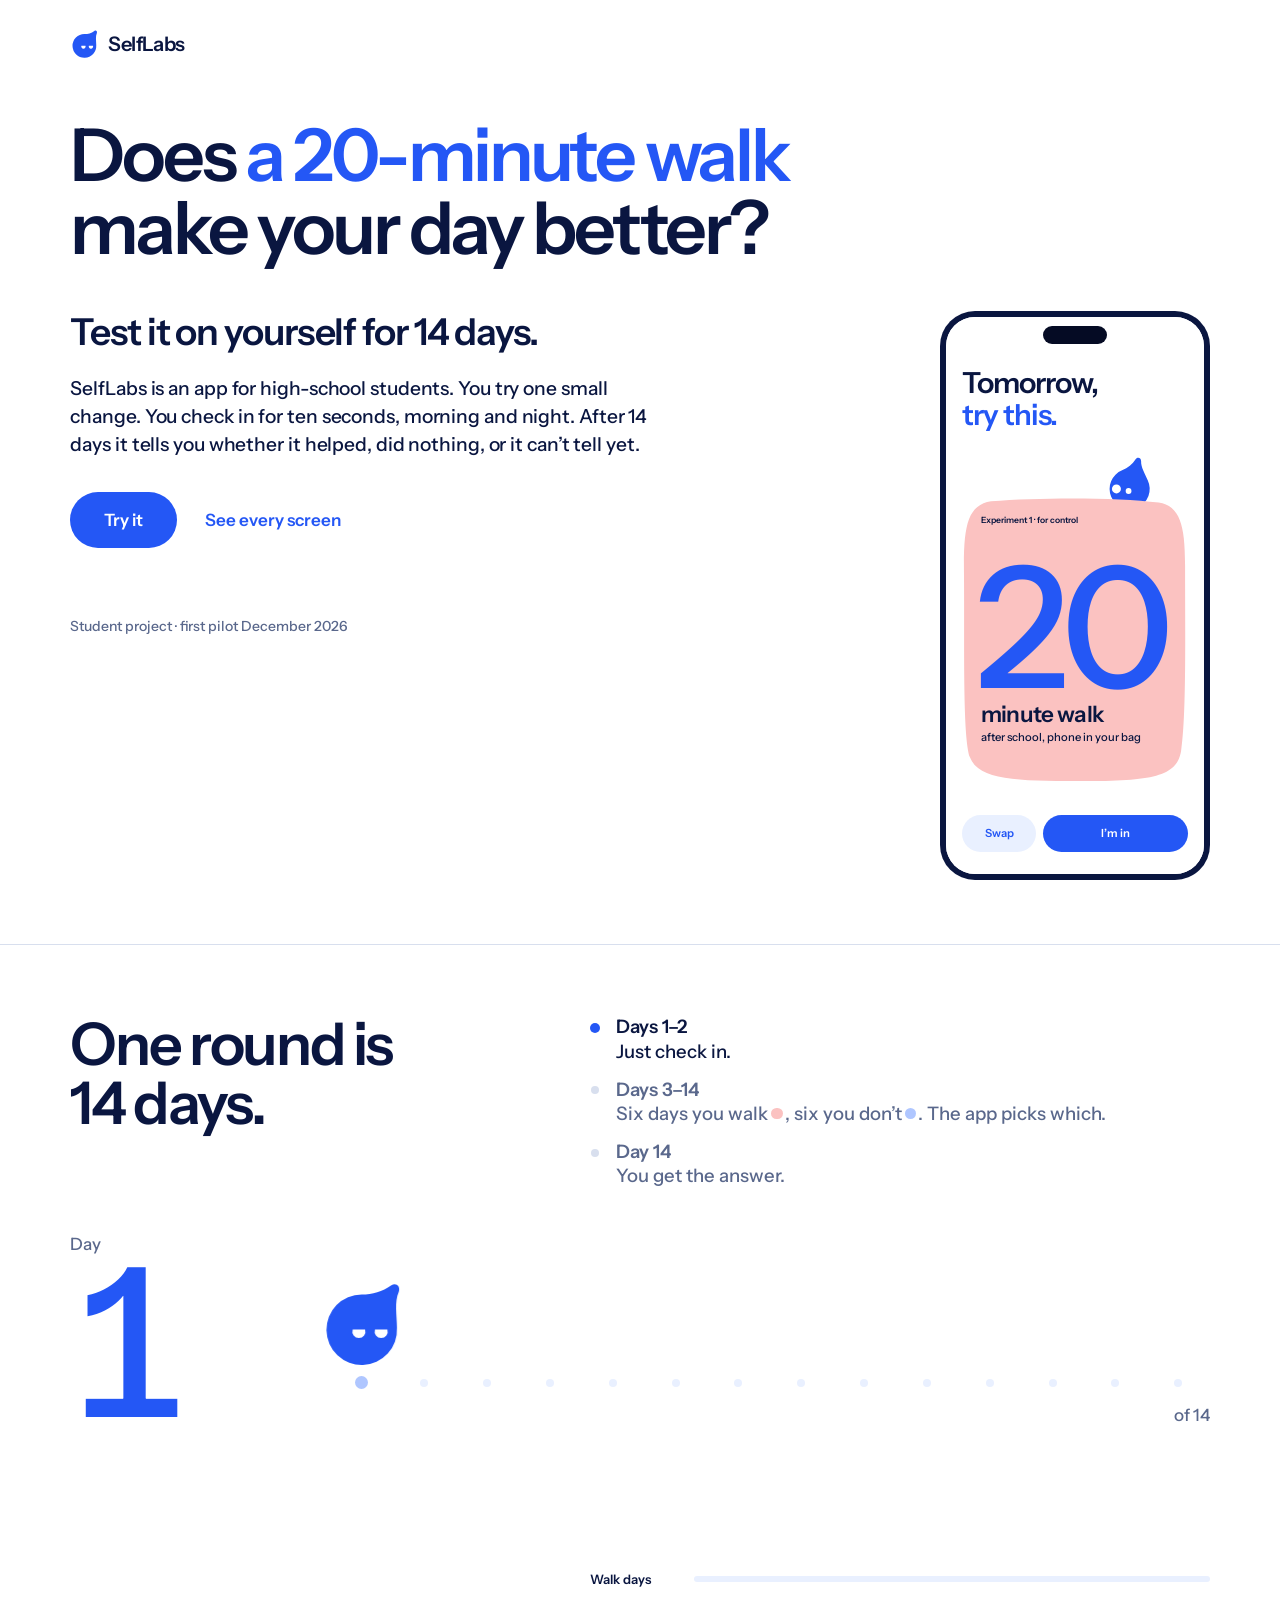
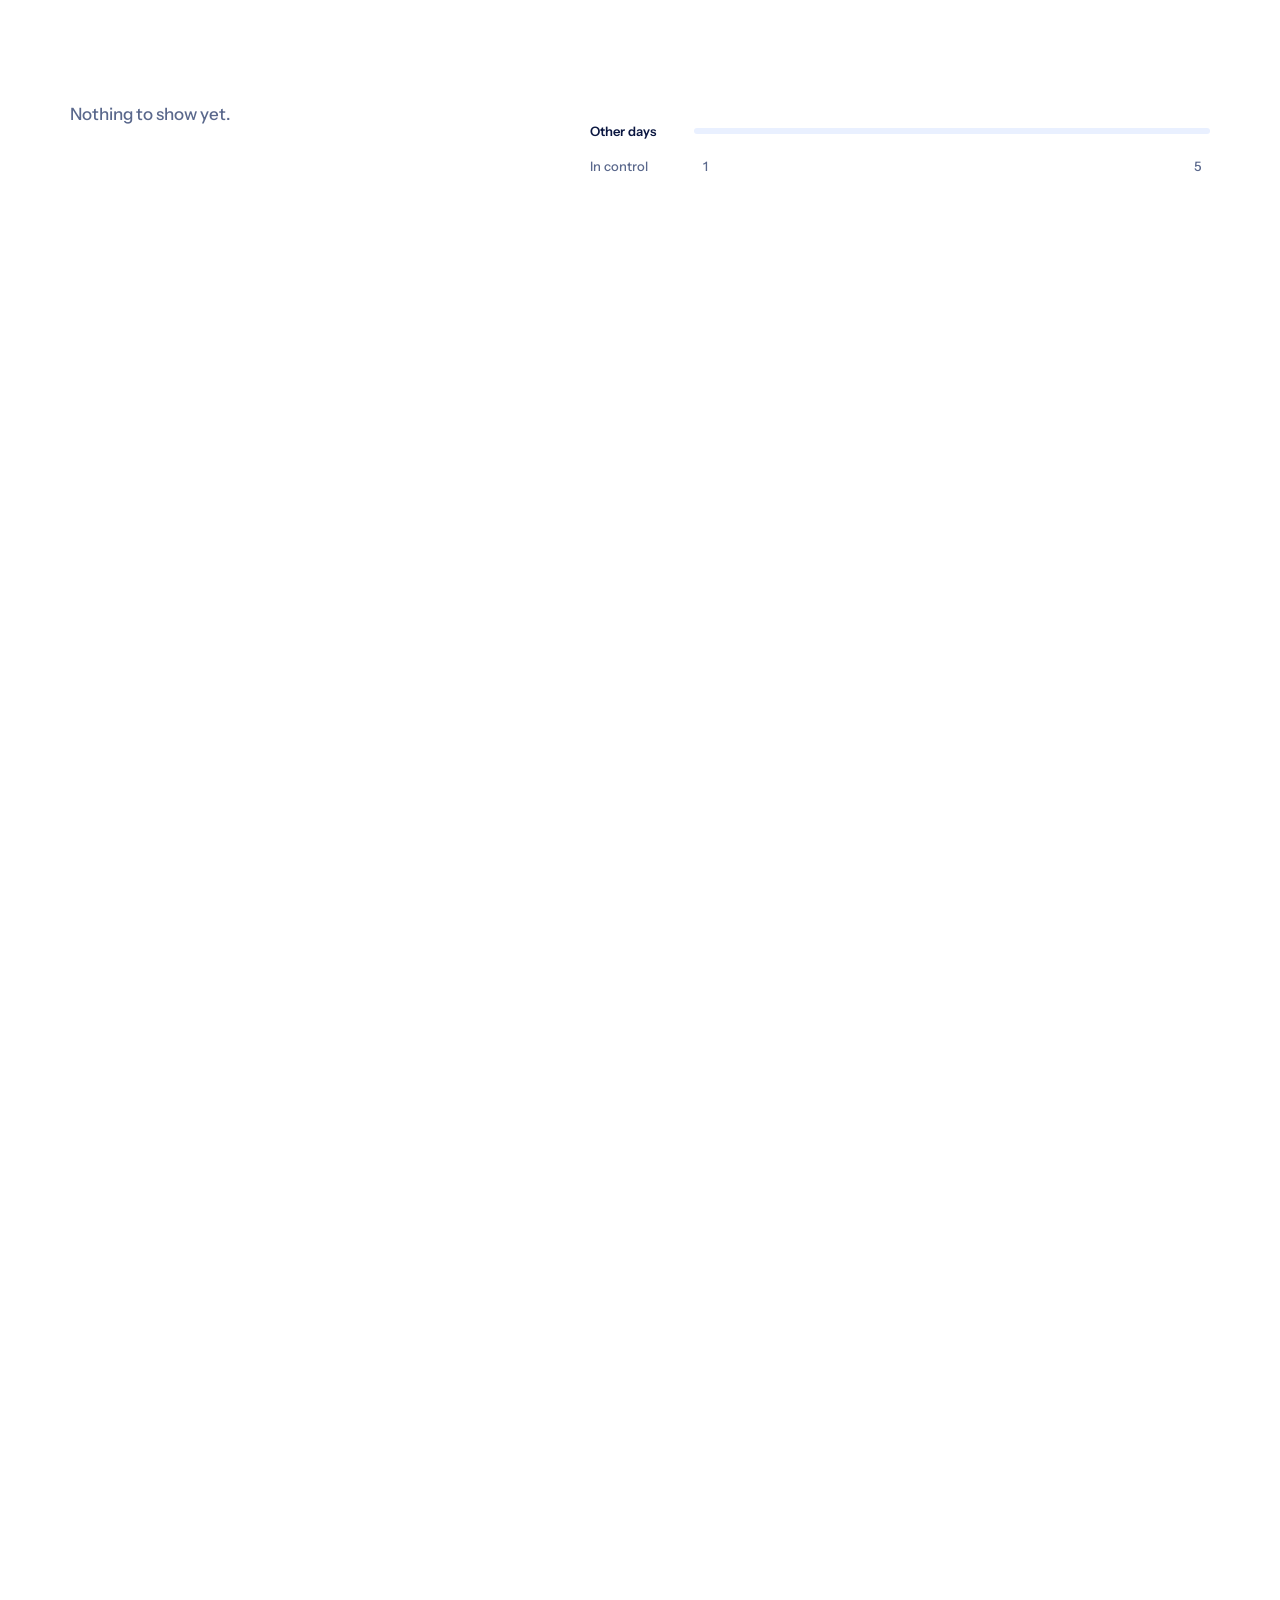
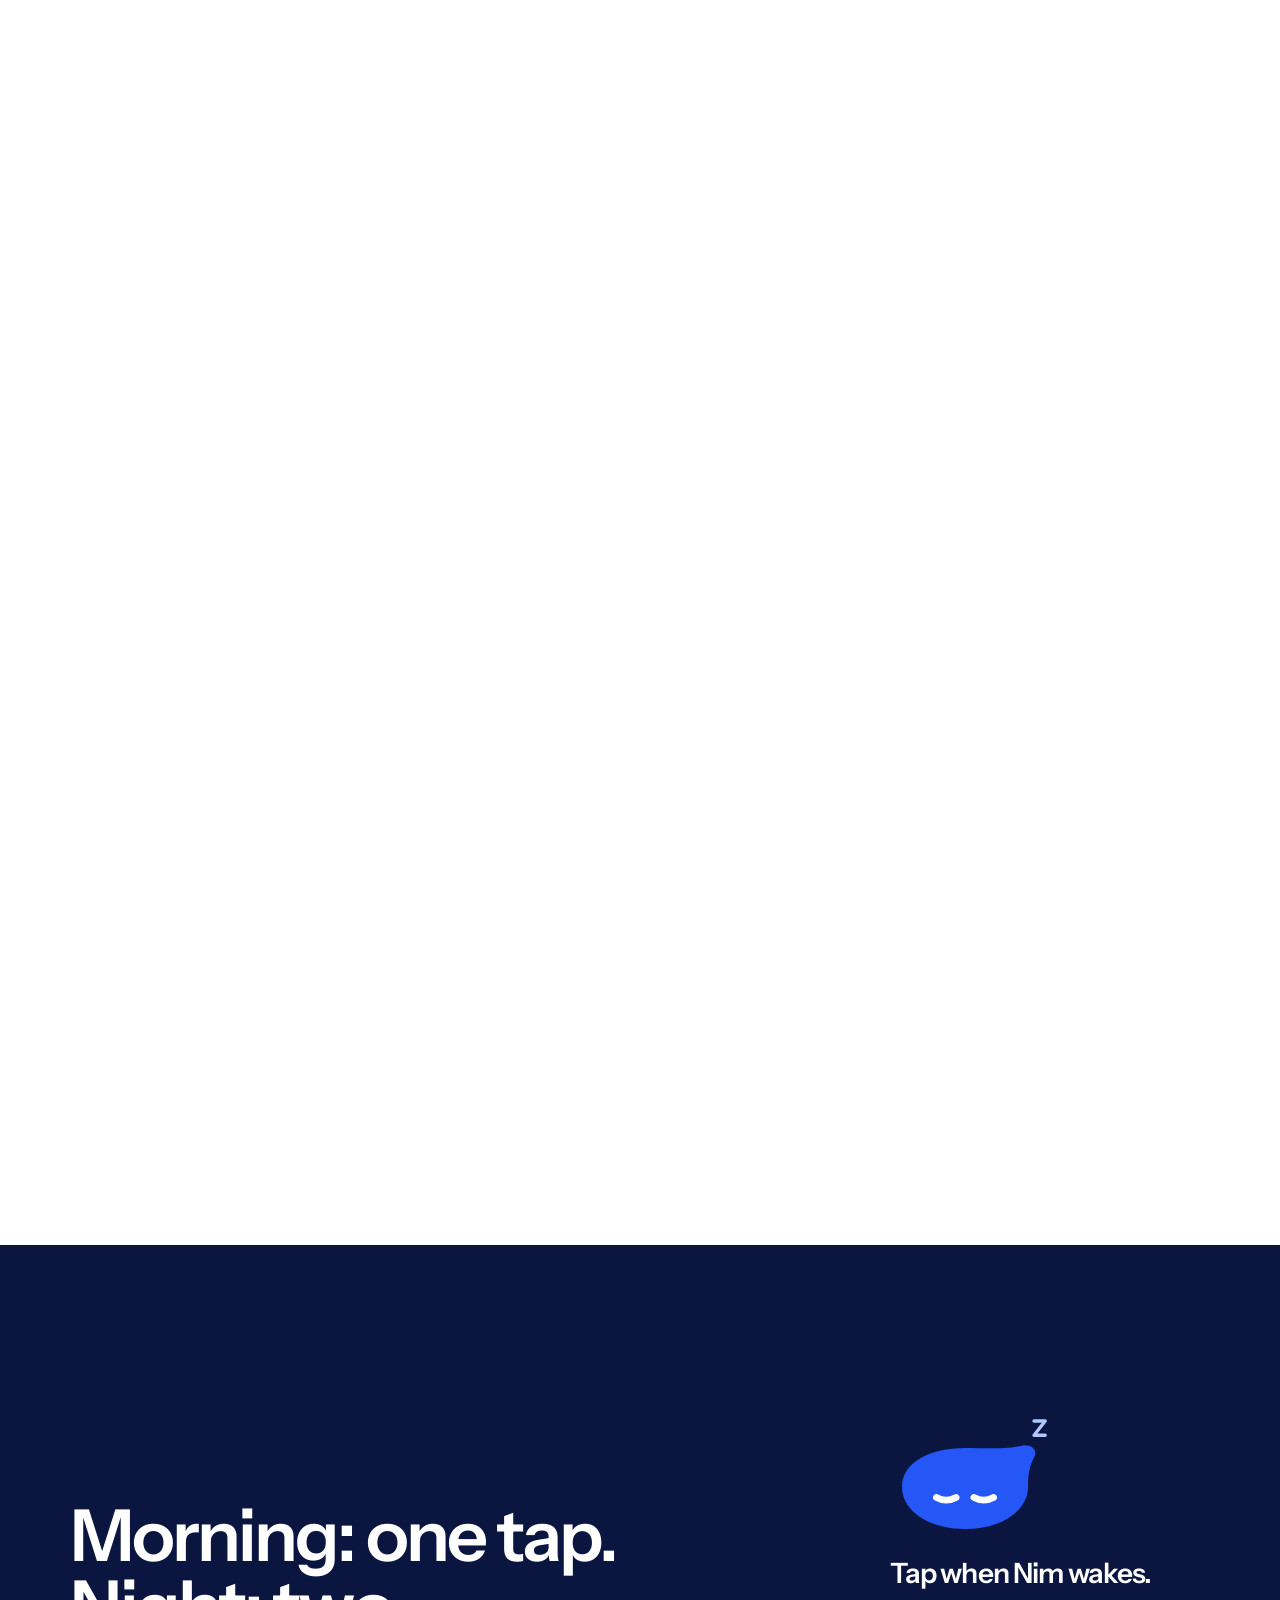
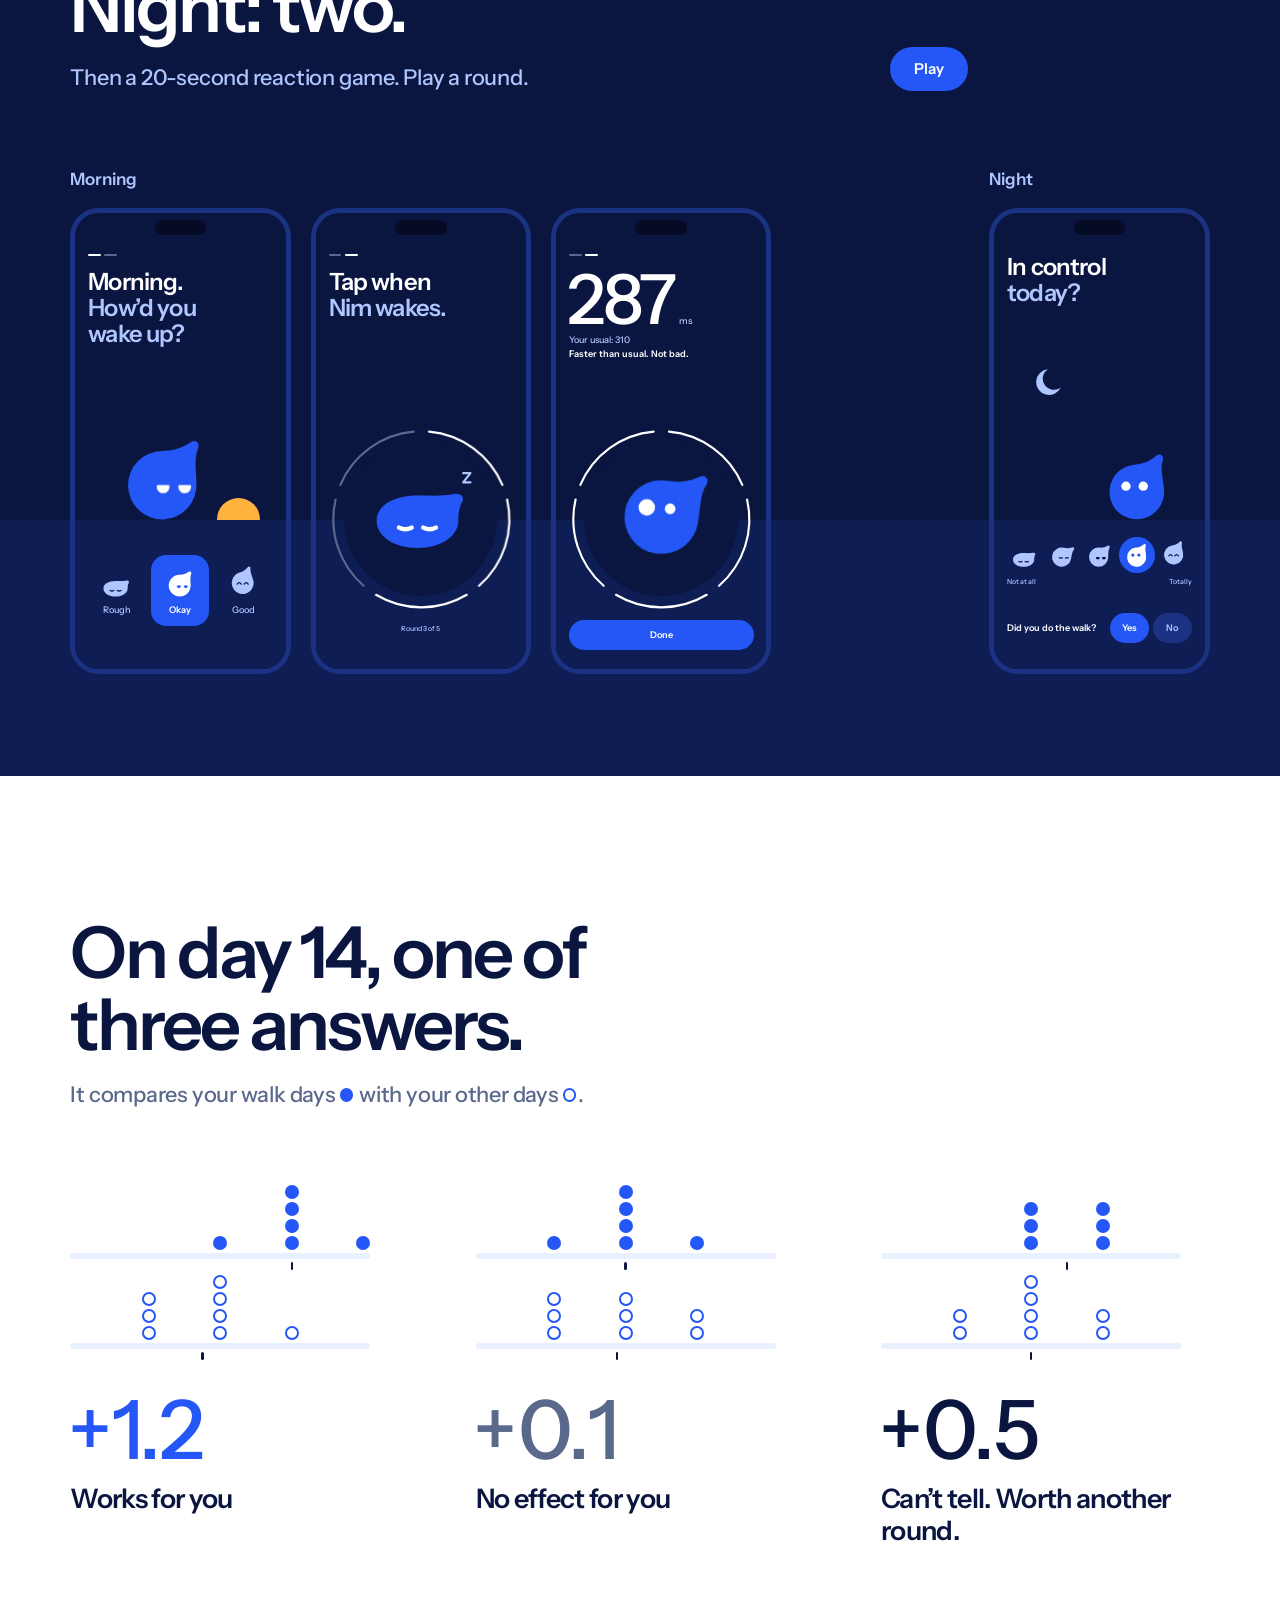
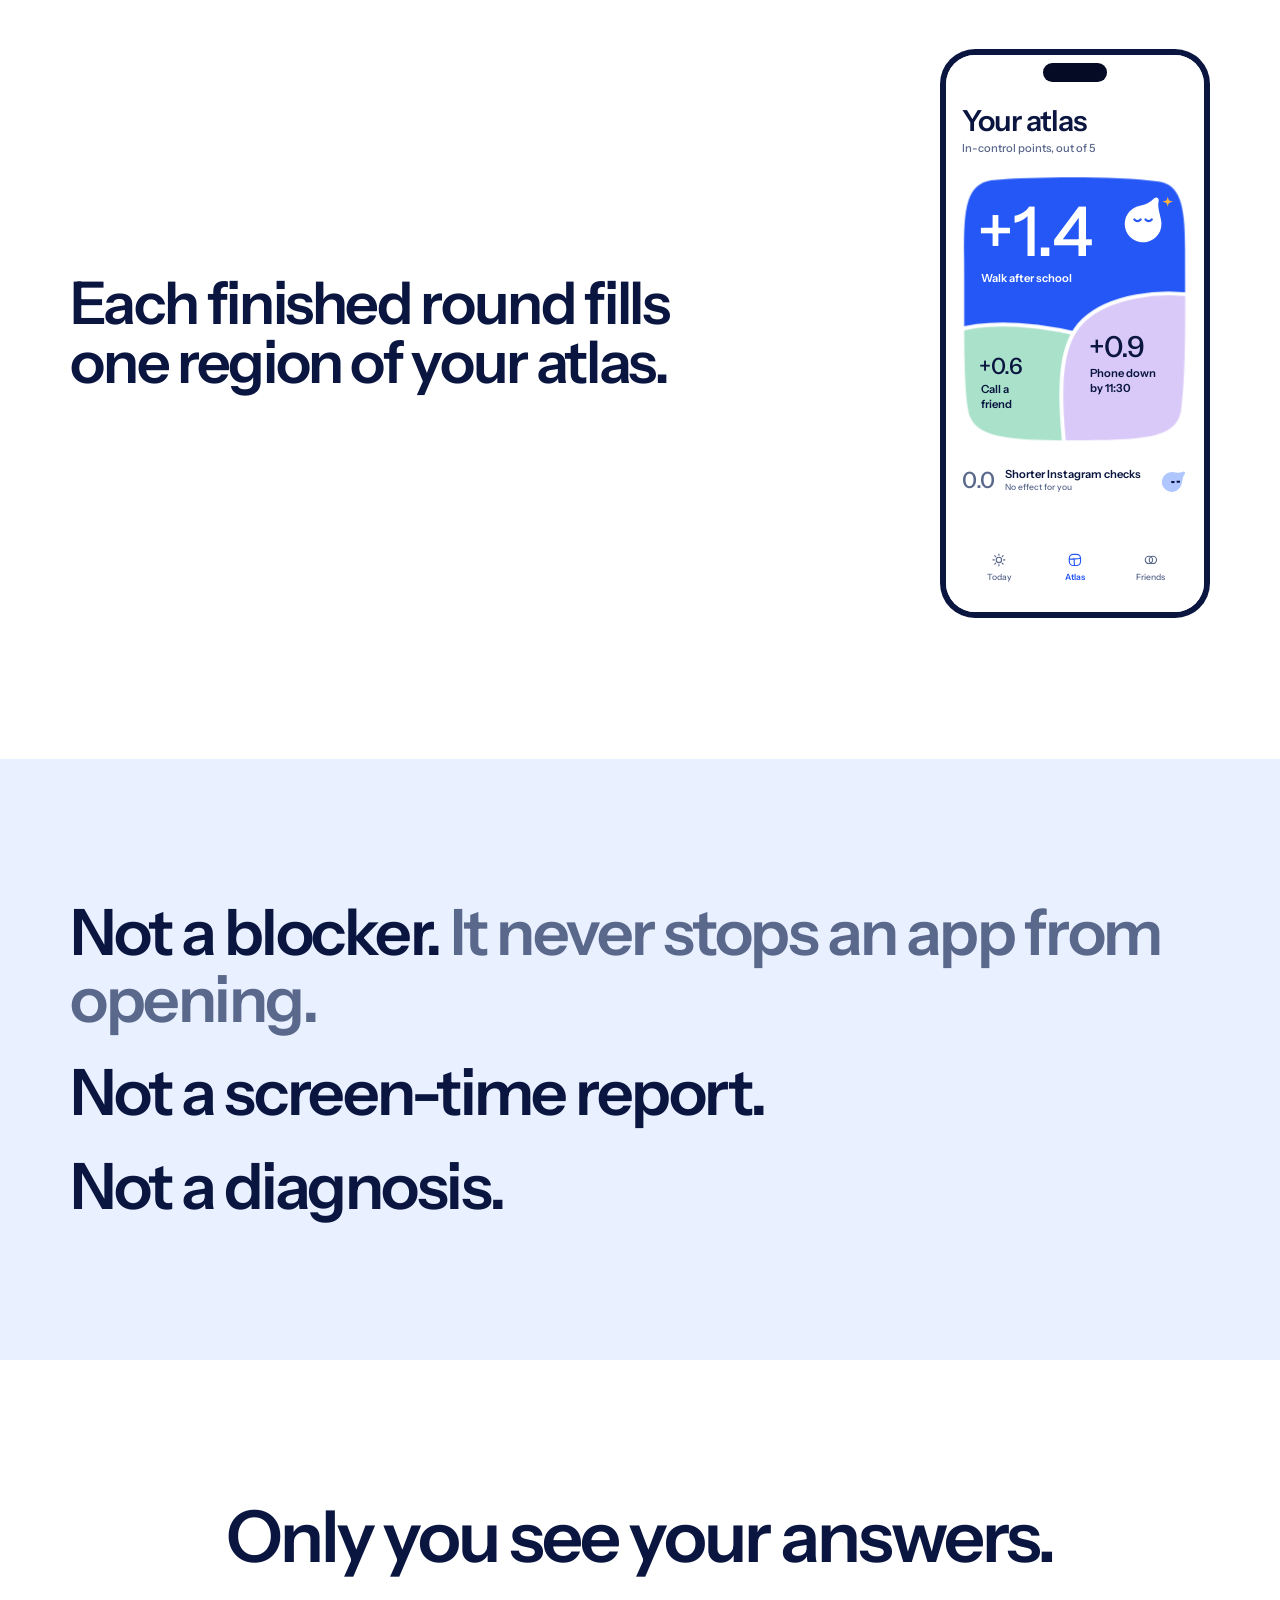
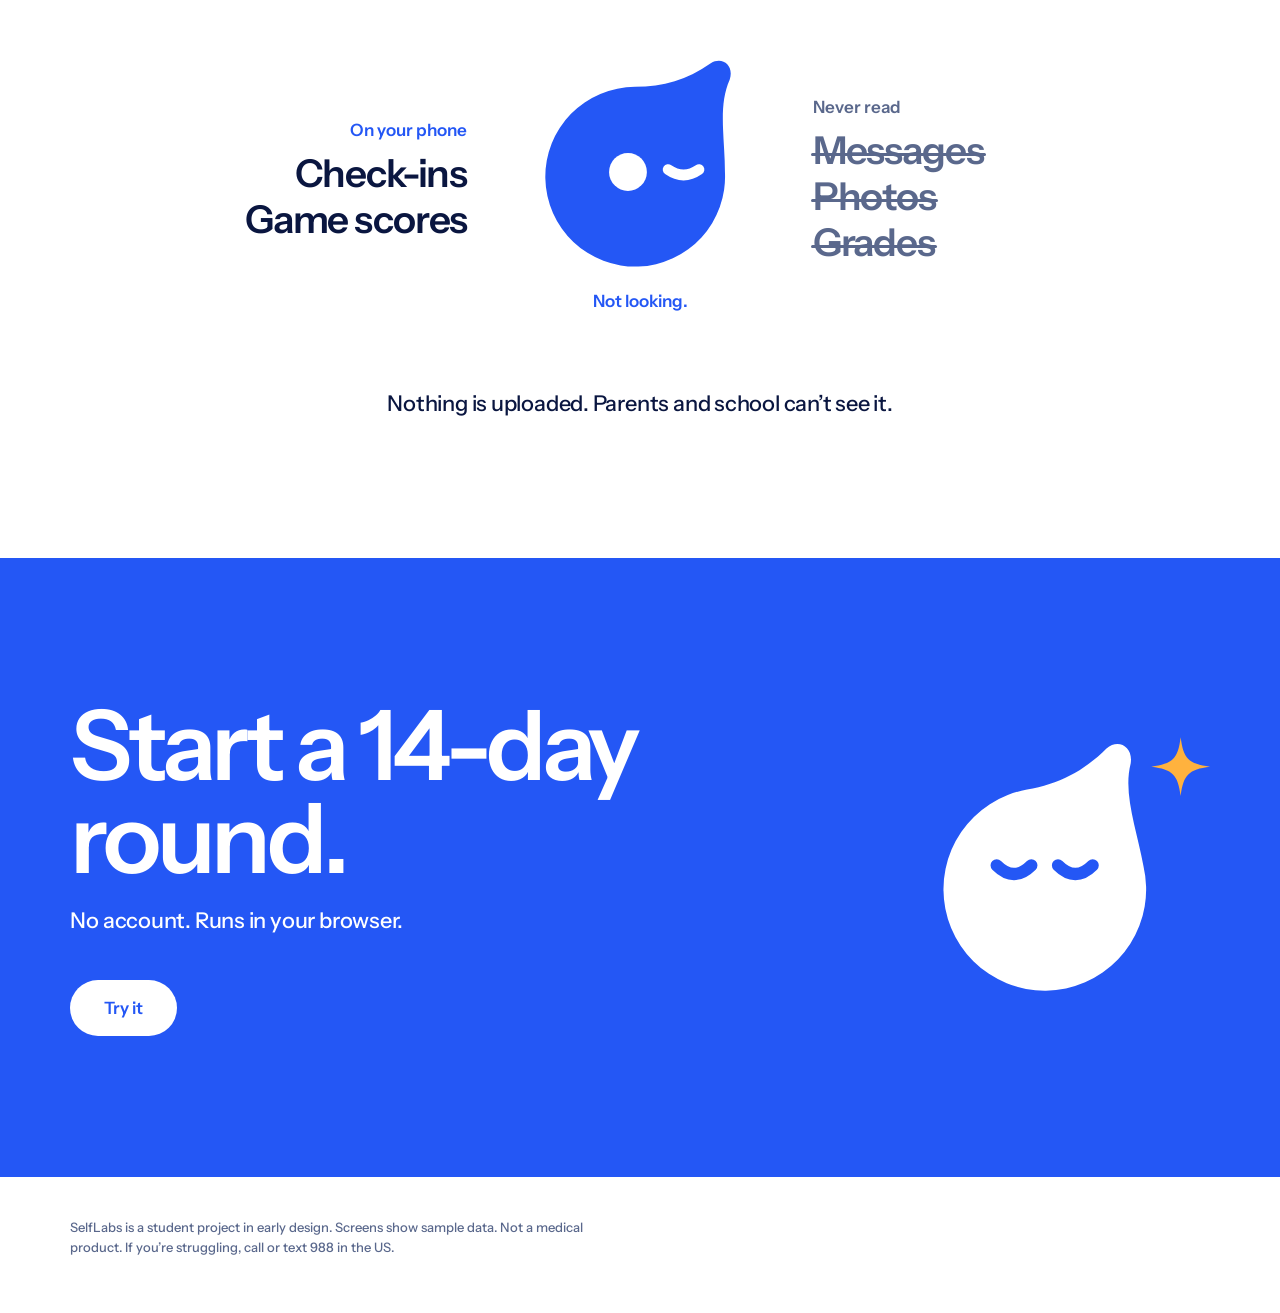
<file: index.html>
<!doctype html>
<html lang="en">
<head>
<meta charset="utf-8">
<meta name="viewport" content="width=device-width, initial-scale=1">
<title>SelfLabs · Test one small change on yourself for 14 days</title>
<meta name="description" content="SelfLabs is an app for high-school students. Try one small change, check in for ten seconds morning and night, and after 14 days it tells you whether it helped, did nothing, or it can't tell yet.">
<meta property="og:title" content="SelfLabs · Test one small change on yourself for 14 days">
<meta property="og:description" content="An app for high-school students. Try one small change, check in for ten seconds morning and night, and after 14 days see whether it helped.">
<meta property="og:image" content="figures/og.png">
<meta name="theme-color" content="#FFFFFF">
<link rel="icon" href="assets/favicon.svg?v=3">
<link rel="preconnect" href="https://fonts.googleapis.com">
<link rel="preconnect" href="https://fonts.gstatic.com" crossorigin>
<link href="https://fonts.googleapis.com/css2?family=Instrument+Sans:wght@400..700&display=swap" rel="stylesheet">
<link rel="stylesheet" href="assets/site.css?v=3">
<link rel="stylesheet" href="assets/phone.css?v=3">
<link rel="stylesheet" href="assets/motion.css?v=3">
<script>document.documentElement.classList.add('js');</script>
</head>
<body>

<header class="hero" id="top">
  <div class="wrap">
    <nav class="nav" aria-label="Main">
      <a class="brand" href="./">
        <svg class="brand-nim" viewBox="12 14 96 96" aria-hidden="true"><path d="M58 30C70 30 80 27 90 20C95 17 100 21 98 27C93 38 96 52 96 66A38 38 0 1 1 58 30Z" fill="#2457F5"/><path class="nim-eyes" d="M48.32 67.90A7 7 0 1 0 61.68 67.90ZM72.32 67.90A7 7 0 1 0 85.68 67.90Z" fill="#FFFFFF"/></svg>
        SelfLabs
      </a>
    </nav>

    <h1 class="hero-h">
      <span class="swap" id="swap">
        <span class="swap-does">Does</span>
        <span class="swap-item is-on"><span class="swap-pad">Does </span>a 20-minute <br class="br-s">walk</span>
        <span class="swap-item" aria-hidden="true"><span class="swap-pad">Does </span>phone down <br class="br-s">by 11:30</span>
        <span class="swap-item" aria-hidden="true"><span class="swap-pad">Does </span>10 minutes <br class="br-s">with a friend</span>
        <span class="swap-item" aria-hidden="true"><span class="swap-pad">Does </span>5 minutes <br class="br-s">outside first</span>
      </span>
      <span class="hero-rest">make your day <br class="br-s">better?</span>
    </h1>

    <div class="hero-row">
      <div class="hero-copy">
        <p class="hero-sub" style="--i:0">Test it on yourself for 14 days.</p>
        <p class="hero-p" style="--i:1">SelfLabs is an app for high-school students. You try one small change. You check in for ten seconds, morning and night. After 14 days it tells you whether it helped, did nothing, or it can&rsquo;t tell yet.</p>
        <p class="hero-cta" style="--i:2"><a class="btn" href="app/">Try it</a> <a class="tlink" href="mockups/">See every screen</a></p>
        <p class="status" style="--i:3">Student project · first pilot December 2026</p>
      </div>
      <div class="hero-phone">
        <div class="device in-view" role="img" aria-label="App screen: tomorrow's experiment. A 20-minute walk after school, phone in your bag. Buttons: Swap, I'm in.">
          <div class="phone"><div class="phone-screen"><div class="hx" id="hx">
            <div class="hx-h">Tomorrow,<br><span class="blue">try this.</span></div>
            <div class="hx-nim"><svg class="nim nim-bob" viewBox="0 0 120 120" width="96" height="96" aria-hidden="true"><path transform="rotate(-22 58 68)" d="M58 30C70 30 80 27 90 20C95 17 100 21 98 27C93 38 96 52 96 66A38 38 0 1 1 58 30Z" fill="#2457F5"/><g class="nim-eyes"><circle cx="33" cy="68" r="8.5" fill="#FFFFFF"/><circle cx="56" cy="72" r="5.5" fill="#FFFFFF"/></g></svg></div>
            <div class="hx-card">
              <svg class="hx-tints" viewBox="0 0 342 434" width="342" height="434" aria-hidden="true"><path class="hx-tint is-on" d="M44 8C120 2 236 2 298 10C330 15 338 44 338 104C338 215 340 332 332 386C326 422 296 432 190 432C92 432 26 433 12 396C1 362 4 235 3 118C2 46 8 14 44 8Z" fill="#FBC2C1"/><path class="hx-tint" d="M44 8C120 2 236 2 298 10C330 15 338 44 338 104C338 215 340 332 332 386C326 422 296 432 190 432C92 432 26 433 12 396C1 362 4 235 3 118C2 46 8 14 44 8Z" fill="#D9C9F8"/><path class="hx-tint" d="M44 8C120 2 236 2 298 10C330 15 338 44 338 104C338 215 340 332 332 386C326 422 296 432 190 432C92 432 26 433 12 396C1 362 4 235 3 118C2 46 8 14 44 8Z" fill="#A9E1CA"/><path class="hx-tint" d="M44 8C120 2 236 2 298 10C330 15 338 44 338 104C338 215 340 332 332 386C326 422 296 432 190 432C92 432 26 433 12 396C1 362 4 235 3 118C2 46 8 14 44 8Z" fill="#B2D7FD"/></svg>
              <div class="hx-label">Experiment 1<span style="margin:0 3px 0 4px">·</span>for control</div>
              <div class="hx-item is-on"><div class="hx-num">20</div><div class="hx-text"><div class="hx-unit">minute walk</div><div class="hx-detail">after school, phone in your bag</div></div></div>
              <div class="hx-item"><div class="hx-num is-time">11<span class="hx-colon">:</span>30</div><div class="hx-text"><div class="hx-unit">phone down</div><div class="hx-detail">across the room, not next to your bed</div></div></div>
              <div class="hx-item is-tall"><div class="hx-num">10</div><div class="hx-text"><div class="hx-unit">minutes with a friend</div><div class="hx-detail">a call or in person, no scrolling</div></div></div>
              <div class="hx-item"><div class="hx-num">5</div><div class="hx-text"><div class="hx-unit">minutes outside</div><div class="hx-detail">before your first screen of the day</div></div></div>
            </div>
            <div class="hx-btns"><span class="hx-btn hx-swap">Swap</span><span class="hx-btn hx-in">I&rsquo;m in</span></div>
          </div></div><i class="phone-island"></i></div>
        </div>
      </div>
    </div>
  </div>
</header>

<main>

<!-- 1. What do I actually do? One whole round, driven by the scroll position. The markup is the END state. -->
<section class="round" id="round" data-state="final">
  <div class="round-stage">
    <div class="wrap">
      <div class="round-grid">
        <h2 class="headline round-h">One round is 14&nbsp;days.</h2>
        <ol class="phases">
          <li class="phase is-on"><b class="phase-k">Days 1&ndash;2</b> <span class="phase-t">Just check in.</span></li>
          <li class="phase is-on"><b class="phase-k">Days 3&ndash;14</b> <span class="phase-t">Six days you walk<i class="sw sw-on"></i>, six you don&rsquo;t<i class="sw sw-off"></i>. The app picks which.</span></li>
          <li class="phase is-on"><b class="phase-k">Day 14</b> <span class="phase-t">You get the answer.</span></li>
        </ol>

        <div class="round-day">
          <p class="rc"><span class="rc-label">Day</span><span class="rc-num" id="rc-num">14</span></p>
          <div class="rt">
            <div class="rt-nim" aria-hidden="true"><svg class="nim" viewBox="10 8 112 98" data-look data-mood="proud"><g class="nim-hop"><g class="nim-life"><g class="nim-pose"><path d="M58 30C70 30 80 27 90 20C95 17 100 21 98 27C93 38 96 52 96 66A38 38 0 1 1 58 30Z" fill="#2457F5"/></g><g class="nim-look"><g class="m m-okay"><path class="nim-eyes" d="M48.32 67.90A7 7 0 1 0 61.68 67.90ZM72.32 67.90A7 7 0 1 0 85.68 67.90Z" fill="#FFFFFF"/></g><g class="m m-curious"><g class="nim-eyes"><circle cx="60" cy="63" r="5.5" fill="#FFFFFF"/><circle cx="83" cy="59" r="8.5" fill="#FFFFFF"/></g></g><g class="m m-proud"><path d="M40 59q6.5 6.5 13 0M63 59q6.5 6.5 13 0" fill="none" stroke="#FFFFFF" stroke-width="4.6" stroke-linecap="round"/></g></g></g><g class="m m-proud"><path class="nim-spark" d="M109 11C110 19 112 21 120 22C112 23 110 25 109 33C108 25 106 23 98 22C106 21 108 19 109 11Z" fill="#FFB23E"/></g></g></svg></div>
            <div class="rt-cells" aria-hidden="true"><i class="rt-cell" data-t="base"><i class="rt-disc"></i></i><i class="rt-cell" data-t="base"><i class="rt-disc"></i></i><i class="rt-cell" data-t="on"><i class="rt-disc"></i></i><i class="rt-cell" data-t="off"><i class="rt-disc"></i></i><i class="rt-cell" data-t="on"><i class="rt-disc"></i></i><i class="rt-cell" data-t="on"><i class="rt-disc"></i></i><i class="rt-cell" data-t="off"><i class="rt-disc"></i></i><i class="rt-cell" data-t="off"><i class="rt-disc"></i></i><i class="rt-cell" data-t="on"><i class="rt-disc"></i></i><i class="rt-cell" data-t="off"><i class="rt-disc"></i></i><i class="rt-cell" data-t="off"><i class="rt-disc"></i></i><i class="rt-cell" data-t="on"><i class="rt-disc"></i></i><i class="rt-cell" data-t="on"><i class="rt-disc"></i></i><i class="rt-cell" data-t="off"><i class="rt-disc"></i></i></div>
            <span class="rt-of">of 14</span>
          </div>
        </div>

        <div class="chart chart-main" role="img" aria-label="How in control each day felt, from 1 to 5. Six walk days average 4.0. Eight other days average 2.8.">
          <div class="ch-row ch-on"><span class="ch-name">Walk days</span><i class="ch-line"></i><i class="dot" style="--v:4;--s:0" data-day="3"></i><i class="dot" style="--v:4;--s:1" data-day="5"></i><i class="dot" style="--v:4;--s:2" data-day="6"></i><i class="dot" style="--v:4;--s:3" data-day="9"></i><i class="dot" style="--v:5;--s:0" data-day="12"></i><i class="dot" style="--v:3;--s:0" data-day="13"></i><i class="ch-mean" id="mean-on" style="--m:4"><b>4.0</b></i></div>
          <div class="ch-row ch-off"><span class="ch-name">Other days</span><i class="ch-line"></i><i class="dot" style="--v:3;--s:0" data-day="1"></i><i class="dot" style="--v:2;--s:0" data-day="2"></i><i class="dot" style="--v:3;--s:1" data-day="4"></i><i class="dot" style="--v:3;--s:2" data-day="7"></i><i class="dot" style="--v:3;--s:3" data-day="8"></i><i class="dot" style="--v:2;--s:1" data-day="10"></i><i class="dot" style="--v:4;--s:0" data-day="11"></i><i class="dot" style="--v:2;--s:2" data-day="14"></i><i class="ch-mean" id="mean-off" style="--m:2.75"><b>2.8</b></i></div>
          <div class="ch-axis" aria-hidden="true"><span>In control</span><span class="ax-1">1</span><span class="ax-5">5</span></div>
        </div>

        <div class="round-res">
          <p class="res-num" id="res-num"><span class="pl">+</span>1<span class="pt">.</span>2</p>
          <p class="res-line">In control: <b id="res-from">2.8</b><svg class="res-arrow" viewBox="0 0 20 20" fill="none" stroke="#0A1640" stroke-width="2" stroke-linecap="round" stroke-linejoin="round" role="img" aria-label="to"><path d="M3.5 10h13M11.5 5l5 5-5 5"/></svg><b id="res-to">4.0</b></p>
          <div class="res-labels"><p class="res-verdict">Works for you</p><p class="res-status" id="res-status"></p></div>
          <p class="says res-says">Okay, fine. Walks work.</p>
        </div>
      </div>
    </div>
  </div>
</section>

<!-- 2. What does a day cost me? -->
<section class="day">
  <i class="day-floor"></i>
  <div class="wrap">
    <div class="day-top">
      <div class="day-copy">
        <h2 class="headline rv">Morning: one tap. <br>Night: two.</h2>
        <p class="line rv" style="--i:1">Then a 20-second reaction game. <span class="needs-js">Play a round.</span></p>
      </div>
      <button class="toy rv" style="--i:2" id="toy" type="button" data-state="idle" data-nim="asleep">
        <svg class="nim toy-nim" viewBox="4 10 112 96" aria-hidden="true"><g class="nim-hop"><g class="toy-flat"><g class="nim-life"><path d="M54 52C68 52 80 53 92 50.5C98 49 103 53.5 100 58.5C97 63.5 96 70 96 78C96 94 78 106 54 106C30 106 12 94 12 78C12 62 30 52 54 52Z" fill="#2457F5"/><path d="M35 85q6.5 3.5 13 0M60 85q6.5 3.5 13 0" fill="none" stroke="#FFFFFF" stroke-width="4.6" stroke-linecap="round"/></g><path class="toy-z" d="M100 34h7.5l-7.5 9.5h7.5" fill="none" stroke="#AFC6FF" stroke-width="2.2" stroke-linecap="round" stroke-linejoin="round"/></g><g class="toy-up"><path d="M58 30C70 30 80 27 90 20C95 17 100 21 98 27C93 38 96 52 96 66A38 38 0 1 1 58 30Z" fill="#2457F5"/><g class="toy-eyes e-awake"><circle cx="48" cy="62" r="8.5" fill="#FFFFFF"/><circle cx="75" cy="62" r="8.5" fill="#FFFFFF"/></g><g class="toy-eyes e-okay"><path d="M48.32 67.90A7 7 0 1 0 61.68 67.90ZM72.32 67.90A7 7 0 1 0 85.68 67.90Z" fill="#FFFFFF"/></g><g class="toy-eyes e-wink"><circle cx="55" cy="66" r="8" fill="#FFFFFF"/><path d="M72 65q6.5 4.5 13 0" fill="none" stroke="#FFFFFF" stroke-width="4.6" stroke-linecap="round"/></g></g></g></svg>
        <span class="toy-main" id="toy-main">Tap when Nim wakes.</span>
        <span class="toy-says" id="toy-says"></span>
        <span class="toy-pill" id="toy-pill">Play</span>
      </button>
      <p class="vh" id="toy-live" role="status"></p>
    </div>
    <div class="day-stage">
      <div class="day-group">
        <h3 class="day-label rv">Morning</h3>
        <div class="day-phones">
          <div class="device rv rv-phone" style="--i:0" data-screen="checkin" role="img" aria-label="App screen: morning check-in. How'd you wake up? Rough, okay or good."></div>
          <div class="device rv rv-phone" style="--i:1" data-screen="game" role="img" aria-label="App screen: the reaction game. Tap when Nim wakes."></div>
          <div class="device rv rv-phone" style="--i:2" data-screen="result" role="img" aria-label="App screen: game result, 287 milliseconds."></div>
        </div>
      </div>
      <div class="day-group">
        <h3 class="day-label rv" style="--i:3">Night</h3>
        <div class="day-phones">
          <div class="device rv rv-phone" style="--i:3" data-screen="checkout" role="img" aria-label="App screen: night check-out. In control today, 1 to 5? Did you do the walk, yes or no."></div>
        </div>
      </div>
    </div>
  </div>
</section>

<!-- 3. What do I get? -->
<section class="get">
  <div class="wrap">
    <h2 class="headline rv">On day 14, one of <br>three answers.</h2>
    <p class="line get-line rv" style="--i:1">It compares your walk days<i class="sw sw-fill"></i> with your other days<i class="sw sw-ring"></i>.</p>
    <ul class="outs">
      <li class="out rv" style="--i:0">
        <div class="chart" role="img" aria-label="Walk days average 4.0, other days 2.8.">
          <div class="ch-row ch-on"><i class="ch-line"></i><i class="dot" style="--v:4;--s:0;--k:0"></i><i class="dot" style="--v:4;--s:1;--k:1"></i><i class="dot" style="--v:4;--s:2;--k:2"></i><i class="dot" style="--v:4;--s:3;--k:3"></i><i class="dot" style="--v:5;--s:0;--k:4"></i><i class="dot" style="--v:3;--s:0;--k:5"></i><i class="ch-mean" style="--m:4"></i></div>
          <div class="ch-row ch-off"><i class="ch-line"></i><i class="dot" style="--v:3;--s:0;--k:6"></i><i class="dot" style="--v:2;--s:0;--k:7"></i><i class="dot" style="--v:3;--s:1;--k:8"></i><i class="dot" style="--v:3;--s:2;--k:9"></i><i class="dot" style="--v:3;--s:3;--k:10"></i><i class="dot" style="--v:2;--s:1;--k:11"></i><i class="dot" style="--v:4;--s:0;--k:12"></i><i class="dot" style="--v:2;--s:2;--k:13"></i><i class="ch-mean" style="--m:2.75"></i></div>
        </div>
        <p class="out-num blue"><span class="pl">+</span>1<span class="pt">.</span>2</p>
        <h3 class="out-name">Works for you</h3>
      </li>
      <li class="out rv" style="--i:1">
        <div class="chart" role="img" aria-label="Walk days average 3.0, other days 2.9.">
          <div class="ch-row ch-on"><i class="ch-line"></i><i class="dot" style="--v:3;--s:0;--k:0"></i><i class="dot" style="--v:2;--s:0;--k:1"></i><i class="dot" style="--v:3;--s:1;--k:2"></i><i class="dot" style="--v:3;--s:2;--k:3"></i><i class="dot" style="--v:4;--s:0;--k:4"></i><i class="dot" style="--v:3;--s:3;--k:5"></i><i class="ch-mean" style="--m:3"></i></div>
          <div class="ch-row ch-off"><i class="ch-line"></i><i class="dot" style="--v:2;--s:0;--k:6"></i><i class="dot" style="--v:3;--s:0;--k:7"></i><i class="dot" style="--v:4;--s:0;--k:8"></i><i class="dot" style="--v:2;--s:1;--k:9"></i><i class="dot" style="--v:3;--s:1;--k:10"></i><i class="dot" style="--v:4;--s:1;--k:11"></i><i class="dot" style="--v:3;--s:2;--k:12"></i><i class="dot" style="--v:2;--s:2;--k:13"></i><i class="ch-mean" style="--m:2.875"></i></div>
        </div>
        <p class="out-num is-flat"><span class="pl">+</span>0<span class="pt">.</span>1</p>
        <h3 class="out-name">No effect for you</h3>
      </li>
      <li class="out rv" style="--i:2">
        <div class="chart" role="img" aria-label="Walk days average 3.5, other days 3.0.">
          <div class="ch-row ch-on"><i class="ch-line"></i><i class="dot" style="--v:3;--s:0;--k:0"></i><i class="dot" style="--v:4;--s:0;--k:1"></i><i class="dot" style="--v:3;--s:1;--k:2"></i><i class="dot" style="--v:4;--s:1;--k:3"></i><i class="dot" style="--v:4;--s:2;--k:4"></i><i class="dot" style="--v:3;--s:2;--k:5"></i><i class="ch-mean" style="--m:3.5"></i></div>
          <div class="ch-row ch-off"><i class="ch-line"></i><i class="dot" style="--v:3;--s:0;--k:6"></i><i class="dot" style="--v:2;--s:0;--k:7"></i><i class="dot" style="--v:3;--s:1;--k:8"></i><i class="dot" style="--v:4;--s:0;--k:9"></i><i class="dot" style="--v:3;--s:2;--k:10"></i><i class="dot" style="--v:2;--s:1;--k:11"></i><i class="dot" style="--v:3;--s:3;--k:12"></i><i class="dot" style="--v:4;--s:1;--k:13"></i><i class="ch-mean" style="--m:3"></i></div>
        </div>
        <p class="out-num"><span class="pl">+</span>0<span class="pt">.</span>5</p>
        <h3 class="out-name">Can&rsquo;t tell. Worth another round.</h3>
      </li>
    </ul>
    <div class="atlas-row">
      <h3 class="headline atlas-h rv">Each finished round fills one region of your atlas.</h3>
      <div class="device rv rv-phone" style="--i:1" data-screen="playbook" role="img" aria-label="App screen: your atlas, a map with one coloured region per finished experiment."></div>
    </div>
  </div>
</section>

<!-- 4. What is it not? -->
<section class="nots">
  <div class="wrap">
    <h2 class="vh">What SelfLabs is not</h2>
    <ul class="not-list">
      <li class="not rv">Not a blocker. <span class="not-why">It never stops an app from opening.</span></li>
      <li class="not rv" style="--i:1">Not a screen-time report.</li>
      <li class="not rv" style="--i:2">Not a diagnosis.</li>
    </ul>
  </div>
</section>

<!-- 5. Who sees my data? -->
<section class="privacy">
  <div class="wrap">
    <h2 class="headline rv">Only you see your answers.</h2>
    <div class="deal">
      <div class="sees rv rv-left" style="--i:2">
        <h3 class="deal-label">On your phone</h3>
        <ul class="deal-list"><li class="deal-item">Check-ins</li><li class="deal-item">Game scores</li></ul>
      </div>
      <div class="deal-mid">
        <svg class="nim deal-nim rv rv-pop" style="--i:1" viewBox="14 14 92 96" role="img" aria-label="Nim, one eye open" data-look><path d="M58 30C70 30 80 27 90 20C95 17 100 21 98 27C93 38 96 52 96 66A38 38 0 1 1 58 30Z" fill="#2457F5"/><g class="nim-look"><circle class="nim-eyes" cx="55" cy="66" r="8" fill="#FFFFFF"/><path d="M72 65q6.5 4.5 13 0" fill="none" stroke="#FFFFFF" stroke-width="4.6" stroke-linecap="round"/></g></svg>
        <p class="says rv" style="--i:4">Not looking.</p>
      </div>
      <div class="never rv rv-right" style="--i:2">
        <h3 class="deal-label">Never read</h3>
        <ul class="deal-list"><li class="deal-item"><span class="strike" style="--k:0">Messages</span></li><li class="deal-item"><span class="strike" style="--k:1">Photos</span></li><li class="deal-item"><span class="strike" style="--k:2">Grades</span></li></ul>
      </div>
    </div>
    <p class="line rv" style="--i:2">Nothing is uploaded. Parents and school can&rsquo;t see it.</p>
  </div>
</section>

<!-- 6. Closing -->
<section class="closing">
  <div class="wrap closing-grid">
    <div>
      <h2 class="display closing-h rv">Start a 14-day round.</h2>
      <p class="line rv" style="--i:1">No account. Runs in your browser.</p>
      <a class="btn rv" style="--i:2" href="app/">Try it</a>
    </div>
    <div class="closing-nim rv rv-pop" style="--i:1" data-poke>
      <svg class="nim nim-bob" viewBox="0 0 120 120" role="img" aria-label="Nim, proud"><g class="nim-hop"><path transform="rotate(-10 58 68)" d="M58 30C70 30 80 27 90 20C95 17 100 21 98 27C93 38 96 52 96 66A38 38 0 1 1 58 30Z" fill="#FFFFFF"/><path d="M40 59q6.5 6.5 13 0M63 59q6.5 6.5 13 0" fill="none" stroke="#2457F5" stroke-width="4.6" stroke-linecap="round"/></g><path class="nim-spark" d="M109 11C110 19 112 21 120 22C112 23 110 25 109 33C108 25 106 23 98 22C106 21 108 19 109 11Z" fill="#FFB23E"/></svg>
    </div>
  </div>
</section>

</main>

<footer class="foot">
  <div class="wrap">
    <p class="foot-text">SelfLabs is a student project in early design. Screens show sample data. Not a medical product. If you&rsquo;re struggling, call or text 988 in the US.</p>
  </div>
</footer>

<script src="assets/screens.js?v=3"></script>
<script>
(function () {
  'use strict';
  var doc = document, root = doc.documentElement;
  var reduce = !!(window.matchMedia && matchMedia('(prefers-reduced-motion: reduce)').matches);
  function $(s, c) { return (c || doc).querySelector(s); }
  function $$(s, c) { return Array.prototype.slice.call((c || doc).querySelectorAll(s)); }
  function clamp(x, a, b) { return x < a ? a : x > b ? b : x; }
  function squash(el) {
    el.classList.remove('is-squash');
    void el.offsetWidth;
    el.classList.add('is-squash');
  }

  /* ---- phones: the screens are pictures here, keep their contents out of the tab order ---- */
  if (window.mountPhones) mountPhones();
  $$('.phone').forEach(function (p) { p.inert = true; });

  try {
    reveals();
    eyes();
    examples();
    story();
    game();
    $$('[data-poke]').forEach(function (el) { el.addEventListener('pointerdown', function () { squash(el); }); });
  } catch (err) {
    root.classList.remove('js');   // anything hidden-until-revealed comes back
    var r = $('#round');
    if (r) r.classList.remove('is-scrub');
  }

  /* ---- reveal on scroll; also starts the animations inside each phone ---- */
  function reveals() {
    var targets = $$('.rv, .device[data-screen]');
    function show(el) { el.classList.add('is-in', 'in-view'); }
    if (!('IntersectionObserver' in window)) { targets.forEach(show); return; }
    var io = new IntersectionObserver(function (entries) {
      entries.forEach(function (en) {
        if (en.isIntersecting) { show(en.target); io.unobserve(en.target); }
      });
    }, { threshold: 0.18, rootMargin: '0px 0px -6% 0px' });
    targets.forEach(function (t) { io.observe(t); });
  }

  /* ---- Nim's eyes follow the mouse (one rAF loop, only while something is still moving) ---- */
  function eyes() {
    if (reduce) return;
    var list = $$('[data-look]').map(function (svg) { return { svg: svg, g: $('.nim-look', svg), x: 0, y: 0 }; });
    var pointer = null, queued = false;
    function frame() {
      queued = false;
      var vh = window.innerHeight, again = false;
      list.forEach(function (n) {
        var r = n.svg.getBoundingClientRect();
        if (r.bottom < 0 || r.top > vh || !r.width) return;
        var tx = 0, ty = 0;
        if (pointer) {
          var dx = pointer.x - (r.left + r.width / 2), dy = pointer.y - (r.top + r.height / 2);
          var d = Math.sqrt(dx * dx + dy * dy) || 1, pull = Math.min(1, d / 240);
          tx = dx / d * pull * 3.4; ty = dy / d * pull * 2.4;
        }
        n.x += (tx - n.x) * 0.16; n.y += (ty - n.y) * 0.16;
        if (Math.abs(tx - n.x) + Math.abs(ty - n.y) > 0.03) again = true;
        n.g.style.transform = 'translate(' + n.x.toFixed(2) + 'px,' + n.y.toFixed(2) + 'px)';
      });
      if (again) kick();
    }
    function kick() { if (!queued) { queued = true; requestAnimationFrame(frame); } }
    window.addEventListener('pointermove', function (e) {
      if (e.pointerType === 'mouse') { pointer = { x: e.clientX, y: e.clientY }; kick(); }
    }, { passive: true });
    window.addEventListener('scroll', function () { if (pointer) kick(); }, { passive: true });
    root.addEventListener('mouseleave', function () { pointer = null; kick(); });
  }

  /* ---- hero: the example in the headline and the card in the phone change together ---- */
  function examples() {
    var lines = $$('#swap .swap-item'), hx = $('#hx');
    if (reduce || lines.length < 2 || !hx) return;
    var cards = $$('.hx-item', hx), tints = $$('.hx-tint', hx);
    var at = 0, seen = true, back = 0;
    function leave(el) {
      el.classList.remove('is-on');
      el.classList.add('is-out');
      setTimeout(function () { el.classList.remove('is-out'); }, 800);
    }
    function go(n) {
      leave(lines[at]); leave(cards[at]);
      tints[at].classList.remove('is-on');
      at = n;
      lines[at].classList.add('is-on'); cards[at].classList.add('is-on'); tints[at].classList.add('is-on');
      hx.classList.add('is-swap');           // Nim ducks behind the card, "Swap" is pressed
      clearTimeout(back);
      back = setTimeout(function () { hx.classList.remove('is-swap'); }, 260);
    }
    if ('IntersectionObserver' in window) {
      new IntersectionObserver(function (en) { seen = en[0].isIntersecting; }).observe($('.hero'));
    }
    setInterval(function () { if (seen && !doc.hidden) go((at + 1) % lines.length); }, 3600);
  }

  /* ---- the 14-day round. Scroll position in, transforms and opacity out. Scrolling itself is never touched. ---- */
  function story() {
    var sec = $('#round');
    if (!sec || reduce) return;
    var stage = $('.round-stage', sec), grid = $('.round-grid', sec), track = $('.rt-cells', sec);
    var nim = $('.rt-nim', sec), nimSvg = $('.nim', nim), count = $('#rc-num'), status = $('#res-status');
    var num = $('#res-num'), from = $('#res-from'), to = $('#res-to'), meanOn = $('#mean-on'), meanOff = $('#mean-off');
    var phases = $$('.phase', sec);
    var days = $$('.rt-cell', sec).map(function (c) { return { t: c.getAttribute('data-t'), disc: $('.rt-disc', c), dot: null, v: 0 }; });
    $$('.chart-main .dot', sec).forEach(function (el) {
      var d = days[+el.getAttribute('data-day') - 1];
      d.dot = el; d.v = +el.style.getPropertyValue('--v');
    });
    var N = days.length;
    var W = days.map(function (d) { return d.t === 'base' ? 0.75 : 1; }), cum = [0];   // baseline days pass a little faster
    W.forEach(function (w, i) { cum.push(cum[i] + w); });
    var P0 = 0.04, P1 = 0.8;                 // the days run over this part of the scroll range; the rest holds the result
    var endOn = +meanOn.style.getPropertyValue('--m'), endOff = +meanOff.style.getPropertyValue('--m');
    var geo = { range: 1, step: 0, u: 0, drop: 0, hop: 0 };
    var live = false, queued = false, key = '', shown = 0;

    function out(t) { return 1 - Math.pow(1 - t, 3); }
    function smooth(t) { return t * t * (3 - 2 * t); }
    function avg(a) { var s = 0; a.forEach(function (x) { s += x; }); return a.length ? s / a.length : 0; }
    function r1(x) { return Math.round(x * 10 + 1e-9) / 10; }
    function signed(x) {
      var s = Math.abs(x).toFixed(1).split('.');
      return '<span class="pl">' + (x < 0 ? '−' : '+') + '</span>' + s[0] + '<span class="pt">.</span>' + s[1];
    }
    function place(el, m, end) {
      el.style.transform = 'translateX(' + ((m - end) * geo.u).toFixed(1) + 'px)';
      el.firstChild.textContent = r1(m).toFixed(1);
    }

    // everything that changes in steps: the counter, the labels, the numbers, Nim's mood
    function settle(today, done) {
      if (today !== shown) {
        count.textContent = today;
        if (shown) { count.classList.remove('is-tick'); void count.offsetWidth; count.classList.add('is-tick'); squash(nim); }
        shown = today;
      }
      var a = [], b = [], offs = 0, k;
      for (k = 0; k < done; k++) {
        if (days[k].t === 'on') a.push(days[k].v);
        else { b.push(days[k].v); if (days[k].t === 'off') offs++; }
      }
      var ready = a.length >= 3 && offs >= 3, fin = done === N;     // the app's own rule for when there is anything to say
      sec.setAttribute('data-state', fin ? 'final' : ready ? 'early' : 'none');
      if (ready) {
        var mOn = r1(avg(a)), mOff = r1(avg(b));
        num.innerHTML = signed(r1(mOn - mOff));
        from.textContent = mOff.toFixed(1); to.textContent = mOn.toFixed(1);
        place(meanOn, avg(a), endOn); place(meanOff, avg(b), endOff);
      }
      status.textContent = fin ? '' : ready ? 'Early signal · ' + done + ' days' : 'Nothing to show yet.';
      nimSvg.setAttribute('data-mood', fin ? 'proud' : days[today - 1].t === 'on' ? 'curious' : 'okay');
      var ph = fin ? 2 : today <= 2 ? 0 : 1;
      phases.forEach(function (el, n) { el.classList.toggle('is-on', n === ph); });
    }

    function render() {
      queued = false;
      if (!live) return;
      var top = sec.getBoundingClientRect().top, vh = window.innerHeight;
      if (top > vh * 2 || top < -(geo.range + vh * 2)) return;
      var p = clamp(-top / geo.range, 0, 1);
      var q = clamp((p - P0) / (P1 - P0), 0, 1) * cum[N], i = 0;
      while (i < N - 1 && q >= cum[i + 1]) i++;
      var f = clamp((q - cum[i]) / W[i], 0, 1), d = i + f, done = 0, k, s, t;   // d: days gone by, as a fraction
      for (k = 0; k < N; k++) {
        s = k ? clamp((d - k) / 0.25, 0, 1) : 1;                 // the day shows up on the track as it starts
        days[k].disc.style.transform = 'scale(' + out(s).toFixed(3) + ')';
        t = clamp((d - k - 0.45) / 0.45, 0, 1);                  // that night's check-out drops into the chart
        days[k].dot.style.transform = 'translate3d(0,' + (-(1 - out(t)) * geo.drop).toFixed(1) + 'px,0)';
        days[k].dot.style.opacity = clamp(t * 4, 0, 1).toFixed(2);
        if (d - k >= 0.9) done = k + 1;
      }
      var h = i ? clamp(f / 0.3, 0, 1) : 1, pos = i ? i - 1 + smooth(h) : 0;   // Nim hops to today
      nim.style.transform = 'translate3d(' + ((pos - (N - 1)) * geo.step).toFixed(1) + 'px,' + (-Math.sin(Math.PI * h) * geo.hop).toFixed(1) + 'px,0)';
      if (key !== (key = (i + 1) + '|' + done)) settle(i + 1, done);
    }
    function kick() { if (!queued) { queued = true; requestAnimationFrame(render); } }

    function rest() {            // back to the static end state the markup describes
      days.forEach(function (d) { d.disc.style.transform = ''; d.dot.style.transform = ''; d.dot.style.opacity = ''; });
      nim.style.transform = ''; key = '';
      settle(N, N);
      meanOn.style.transform = ''; meanOff.style.transform = '';
    }
    function measure() {
      sec.classList.add('is-scrub');
      if (grid.offsetHeight > stage.clientHeight - 12) {      // the stage must fit the window, otherwise stay static
        sec.classList.remove('is-scrub');
        if (live) { live = false; rest(); }
        return;
      }
      live = true;
      geo.range = Math.max(1, sec.offsetHeight - stage.offsetHeight);
      geo.step = track.getBoundingClientRect().width / N;
      geo.u = days[0].dot.offsetLeft - days[1].dot.offsetLeft;   // one point on the scale (day 1 scored 3, day 2 scored 2)
      geo.drop = days[0].dot.offsetWidth * 2.4;
      geo.hop = nim.offsetWidth * 0.2;
      key = '';
    }

    measure(); render();
    window.addEventListener('scroll', kick, { passive: true });
    window.addEventListener('resize', function () { measure(); kick(); }, { passive: true });
    window.addEventListener('load', function () { measure(); kick(); });
    if (doc.fonts && doc.fonts.ready) doc.fonts.ready.then(function () { measure(); kick(); });
  }

  /* ---- the reaction game. Nothing is stored or sent. ---- */
  function game() {
    var toy = $('#toy');
    if (!toy) return;
    var main = $('#toy-main'), says = $('#toy-says'), pill = $('#toy-pill'), live = $('#toy-live');
    var state = 'idle', timer = 0, wokeAt = 0, keyAt = 0;

    function set(next, nim, text, line, label) {
      state = next;
      toy.setAttribute('data-state', next);
      if (toy.getAttribute('data-nim') !== nim) { toy.setAttribute('data-nim', nim); squash(toy); }
      main.textContent = text;
      says.textContent = line;
      pill.textContent = label;
    }
    function rest(line) { set('idle', 'asleep', 'Tap when Nim wakes.', line || '', 'Play'); }
    function arm() {
      clearTimeout(timer);
      set('wait', 'asleep', 'Wait for it.', '', 'Wait');
      timer = setTimeout(wake, 1300 + Math.random() * 2700);
    }
    function wake() {
      requestAnimationFrame(function () {
        set('go', 'awake', 'Now.', '', 'Tap');
        wokeAt = performance.now();
        timer = setTimeout(function () { rest('Too slow. Back to sleep.'); }, 3000);
      });
    }
    function verdict(ms) {
      if (ms < 150) return ['wink', 'Suspicious. Go again.'];
      if (ms < 250) return ['awake', 'Okay, that was fast.'];
      if (ms < 330) return ['okay', 'Not bad. Low bar, though.'];
      if (ms <= 400) return ['okay', 'Fine. Seen worse.'];
      return ['asleep', 'Nim was faster. Nim was asleep.'];
    }
    function hit(now) {
      if (state === 'wait') {
        clearTimeout(timer);
        set('early', 'wink', 'Too early.', 'Nim noticed.', 'Again');
        live.textContent = 'Too early. Nim noticed.';
      } else if (state === 'go') {
        clearTimeout(timer);
        var ms = Math.max(1, Math.round(now - wokeAt)), v = verdict(ms);
        set('done', v[0], '', v[1], 'Again');
        main.innerHTML = '<span class="toy-num">' + ms + '</span><span class="toy-unit">ms</span>';
        toy.classList.remove('is-pop'); void toy.offsetWidth; toy.classList.add('is-pop');
        live.textContent = ms + ' milliseconds. ' + v[1];
      } else {
        arm();
      }
    }

    toy.addEventListener('pointerdown', function (e) {
      if (e.button) return;
      hit(performance.now());
    });
    toy.addEventListener('keydown', function (e) {
      if (e.key !== ' ' && e.key !== 'Enter' && e.key !== 'Spacebar') return;
      e.preventDefault();
      if (e.repeat) return;
      keyAt = performance.now();
      hit(keyAt);
    });
    toy.addEventListener('keyup', function (e) { if (e.key === ' ' || e.key === 'Spacebar') e.preventDefault(); });
    // assistive tech that only sends click (no pointer or key event before it)
    toy.addEventListener('click', function (e) {
      if (e.detail === 0 && performance.now() - keyAt > 500) hit(performance.now());
    });

    // walk away mid-round and Nim just goes back to sleep
    if ('IntersectionObserver' in window) {
      new IntersectionObserver(function (entries) {
        if (!entries[0].isIntersecting && (state === 'wait' || state === 'go')) { clearTimeout(timer); rest(''); }
      }).observe(toy);
    }
  }
})();
</script>
</body>
</html>
</file>
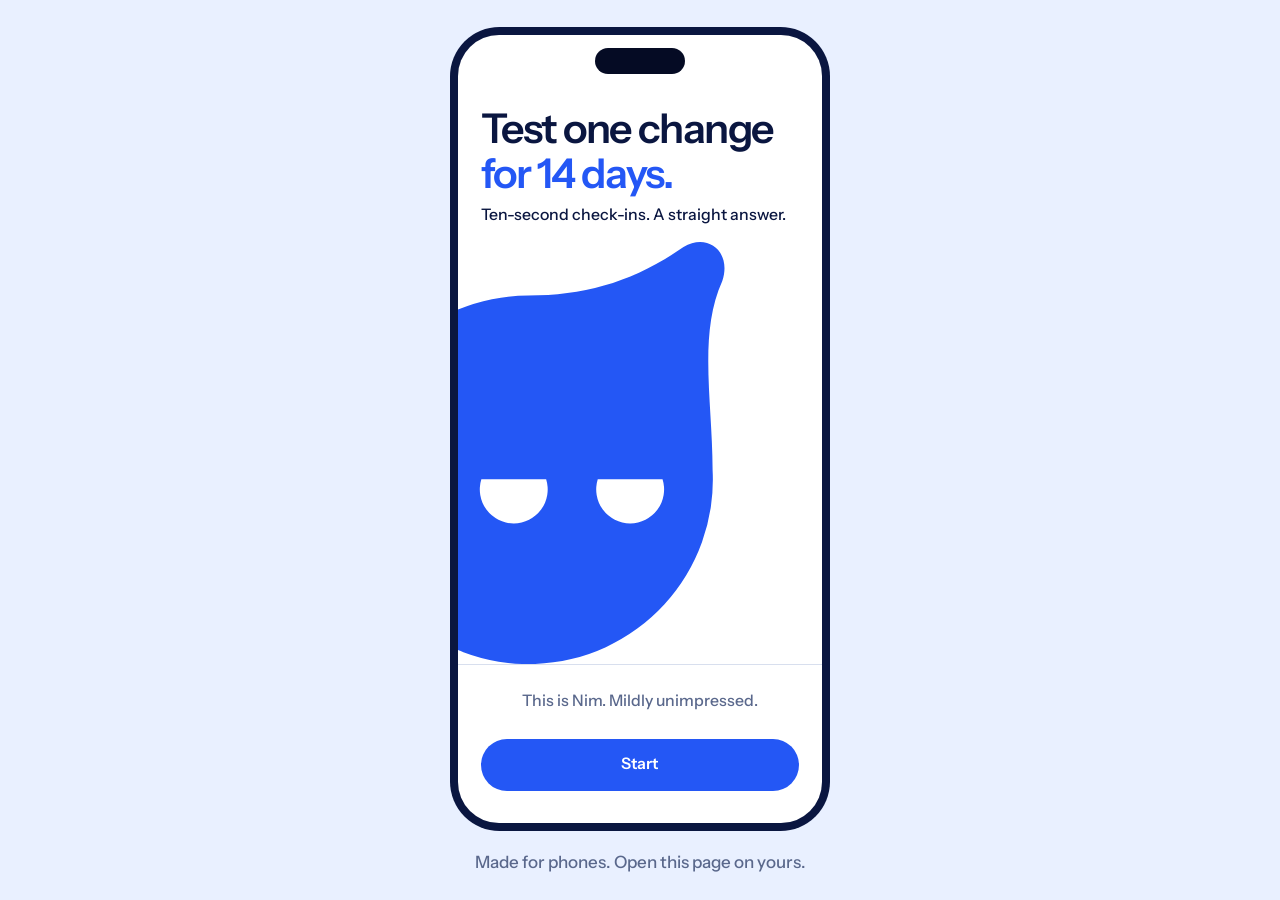
<file: app/index.html>
<!doctype html>
<html lang="en">
<head>
<meta charset="utf-8">
<meta name="viewport" content="width=device-width, initial-scale=1, viewport-fit=cover, user-scalable=no">
<title>SelfLabs</title>
<meta name="description" content="Try one small change for 14 days. See if it actually helps you.">
<meta name="theme-color" content="#FFFFFF">
<meta name="mobile-web-app-capable" content="yes">
<meta name="apple-mobile-web-app-capable" content="yes">
<meta name="apple-mobile-web-app-status-bar-style" content="black-translucent">
<meta name="apple-mobile-web-app-title" content="SelfLabs">
<link rel="manifest" href="manifest.webmanifest">
<link rel="apple-touch-icon" href="icons/icon-180.png">
<link rel="icon" type="image/png" sizes="192x192" href="icons/icon-192.png">
<link rel="preconnect" href="https://fonts.googleapis.com">
<link rel="preconnect" href="https://fonts.gstatic.com" crossorigin>
<link href="https://fonts.googleapis.com/css2?family=Instrument+Sans:wght@500;600&display=swap" rel="stylesheet">
<link rel="stylesheet" href="app.css">
</head>
<body>
<!-- Every screen is drawn on a fixed 390 x 844 stage, then scaled to the phone. -->
<div id="desk">
  <div id="phone">
    <div id="clip">
      <div id="stage" data-ground="white">
        <div id="ground" aria-hidden="true"><div id="g-sky"></div><div id="g-floor"></div></div>
        <main id="screens"></main>
        <div id="steps" aria-hidden="true"><span></span><span></span></div>
        <nav id="tabs" aria-label="Sections">
          <button class="b tab" data-tab="today">
            <svg viewBox="0 0 24 24" width="24" height="24" fill="none" stroke="currentColor" stroke-width="1.75" stroke-linecap="round" stroke-linejoin="round" aria-hidden="true"><circle cx="12" cy="12" r="4"/><path d="M12 3v2M12 19v2M3 12h2M19 12h2M5.6 5.6l1.4 1.4M17 17l1.4 1.4M18.4 5.6L17 7M7 17l-1.4 1.4"/></svg>
            <span>Today</span>
          </button>
          <button class="b tab" data-tab="atlas">
            <svg viewBox="0 0 24 24" width="24" height="24" fill="none" stroke="currentColor" stroke-width="1.75" stroke-linecap="round" stroke-linejoin="round" aria-hidden="true"><rect x="3.5" y="3.5" width="17" height="17" rx="6"/><path d="M3.5 11C9 10 14 11 20.5 9.5M11 10.6C10.5 14 11 17.5 11.5 20.5"/></svg>
            <span>Atlas</span>
          </button>
        </nav>
        <div id="sheet"></div>
      </div>
    </div>
    <div id="island" aria-hidden="true"></div>
  </div>
  <p id="desk-note">Made for phones. Open this page on yours.</p>
</div>
<div id="probe" aria-hidden="true"></div>
<noscript><p style="font:17px/22px sans-serif;padding:24px">SelfLabs needs JavaScript to run.</p></noscript>
<script type="module" src="js/main.js"></script>
</body>
</html>
</file>
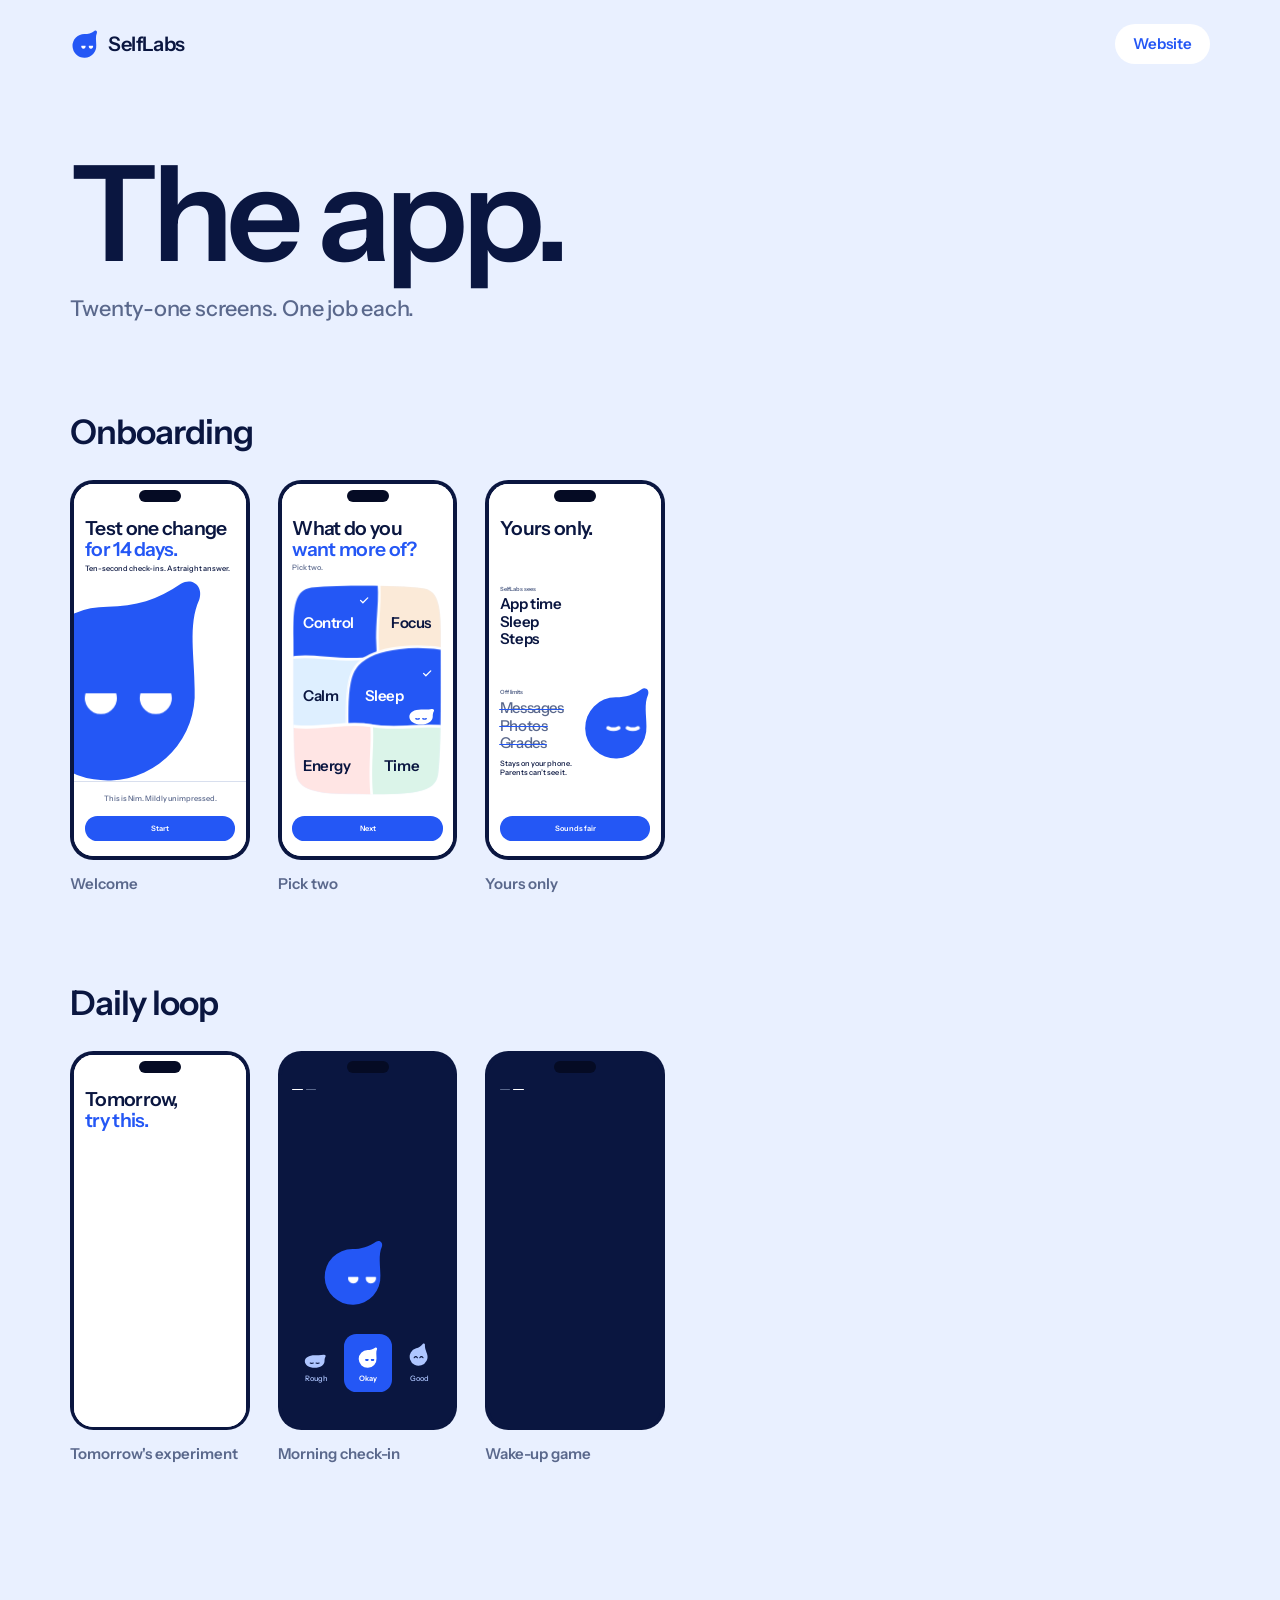
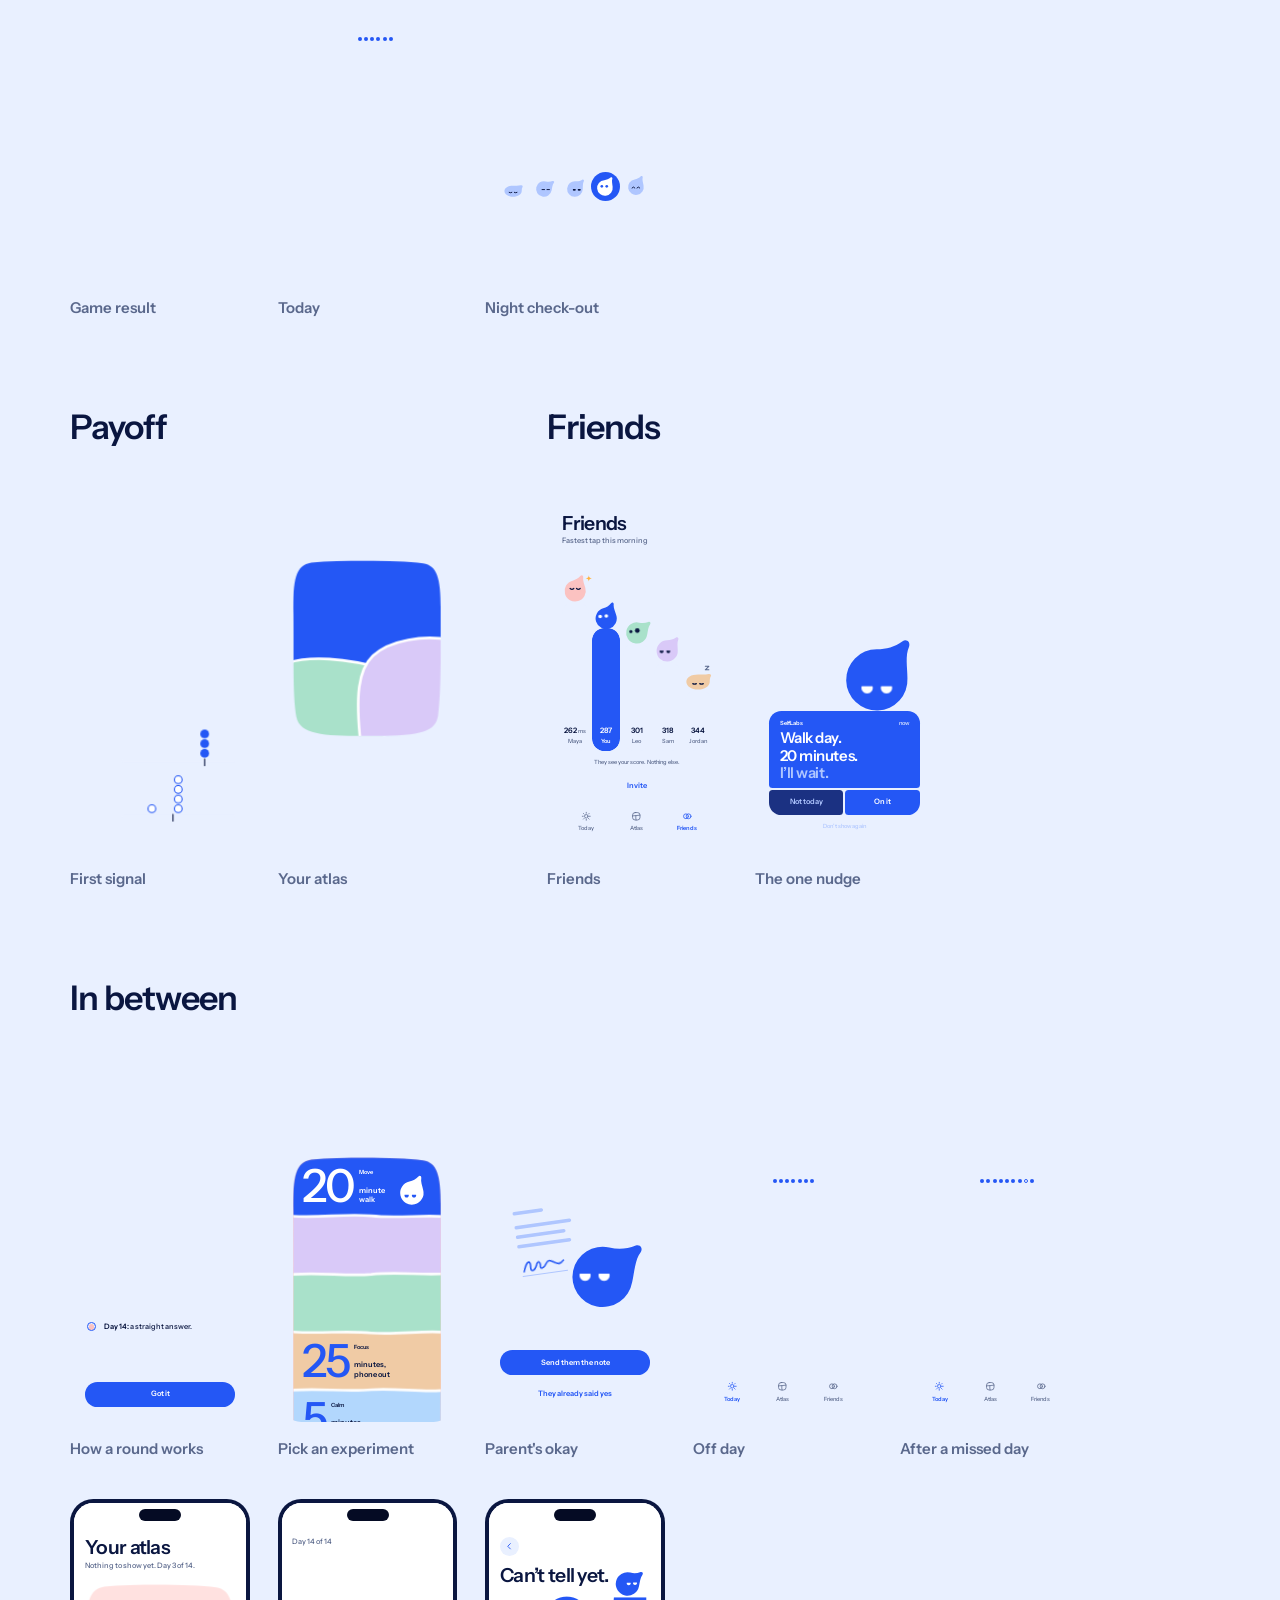
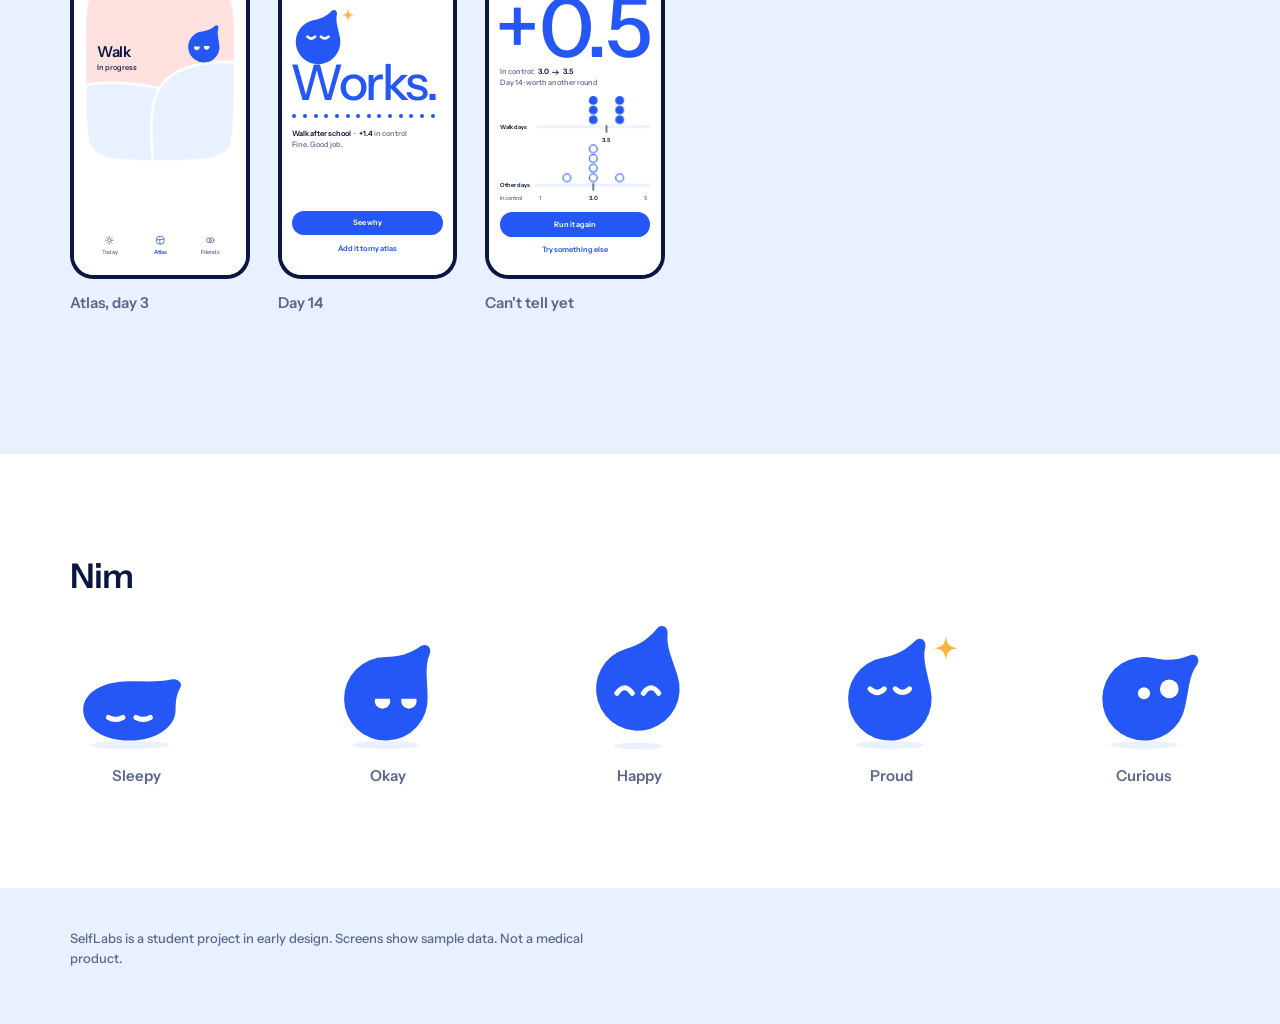
<file: mockups/index.html>
<!doctype html>
<html lang="en">
<head>
<meta charset="utf-8">
<meta name="viewport" content="width=device-width, initial-scale=1">
<title>SelfLabs · The app</title>
<meta name="description" content="Every SelfLabs screen: onboarding, the daily loop, the payoff and friends.">
<meta property="og:title" content="SelfLabs · The app">
<meta property="og:description" content="Twenty-one screens. One job each.">
<meta property="og:image" content="../figures/og.png">
<link rel="icon" href="../assets/favicon.svg?v=3">
<link rel="preconnect" href="https://fonts.googleapis.com">
<link rel="preconnect" href="https://fonts.gstatic.com" crossorigin>
<link href="https://fonts.googleapis.com/css2?family=Instrument+Sans:wght@400..700&display=swap" rel="stylesheet">
<link rel="stylesheet" href="../assets/site.css?v=3">
<link rel="stylesheet" href="../assets/phone.css?v=3">
<link rel="stylesheet" href="../assets/motion.css?v=3">
<script>document.documentElement.classList.add('js');</script>
</head>
<body class="app">

<header class="wrap">
  <nav class="nav" aria-label="Main">
    <a class="brand" href="../">
      <svg class="brand-nim" viewBox="12 14 96 96" aria-hidden="true"><path d="M58 30C70 30 80 27 90 20C95 17 100 21 98 27C93 38 96 52 96 66A38 38 0 1 1 58 30Z" fill="#2457F5"/><path class="nim-eyes" d="M48.32 67.90A7 7 0 1 0 61.68 67.90ZM72.32 67.90A7 7 0 1 0 85.68 67.90Z" fill="#FFFFFF"/></svg>
      SelfLabs
    </a>
    <a class="pill" href="../">Website</a>
  </nav>
  <div class="app-top">
    <h1 class="display">The app.</h1>
    <p class="line">Twenty-one screens. One job each.</p>
  </div>
</header>

<main>
  <div class="wrap">
    <div class="gallery" id="gallery"></div>
  </div>

  <section class="moods-band">
    <div class="wrap">
      <h2 class="group-title rv">Nim</h2>
      <ul class="moods">
        <li class="mood rv" style="--i:1"><span class="nim-btn" data-poke><svg class="nim" viewBox="0 0 120 120" aria-hidden="true"><ellipse cx="54" cy="110" rx="36" ry="3.5" fill="#E9F0FF"/><g class="nim-hop"><g class="nim-life"><path d="M54 52C68 52 80 53 92 50.500C98 49 103 53.5 100 58.500C97 63.5 96 70 96 78C96 94 78 106 54 106C30 106 12 94 12 78C12 62 30 52 54 52Z" fill="#2457F5"/><path d="M35 85q6.5 3.5 13 0M60 85q6.5 3.5 13 0" fill="none" stroke="#FFFFFF" stroke-width="4.6" stroke-linecap="round"/></g></g></svg></span>Sleepy</li>
        <li class="mood rv" style="--i:2"><span class="nim-btn" data-poke><svg class="nim" viewBox="0 0 120 120" aria-hidden="true"><ellipse cx="58" cy="110" rx="30" ry="3.5" fill="#E9F0FF"/><g class="nim-hop"><g class="nim-life"><path d="M58 30C70 30 80 27 90 20C95 17 100 21 98 27C93 38 96 52 96 66A38 38 0 1 1 58 30Z" fill="#2457F5"/><path class="nim-eyes" d="M48.32 67.90A7 7 0 1 0 61.68 67.90ZM72.32 67.90A7 7 0 1 0 85.68 67.90Z" fill="#FFFFFF"/></g></g></svg></span>Okay</li>
        <li class="mood rv" style="--i:3"><span class="nim-btn" data-poke><svg class="nim" viewBox="0 0 120 120" aria-hidden="true"><ellipse cx="58" cy="111" rx="22" ry="3" fill="#E9F0FF"/><g class="nim-hop"><g class="nim-life"><path transform="translate(0 -9) rotate(-16 58 68)" d="M58 30C70 30 80 27 90 20C95 17 100 21 98 27C93 38 96 52 96 66A38 38 0 1 1 58 30Z" fill="#2457F5"/><path d="M39 63q7 -10 14 0M63 63q7 -10 14 0" fill="none" stroke="#FFFFFF" stroke-width="4.6" stroke-linecap="round"/></g></g></svg></span>Happy</li>
        <li class="mood rv" style="--i:4"><span class="nim-btn" data-poke><svg class="nim" viewBox="0 0 120 120" aria-hidden="true"><ellipse cx="58" cy="110" rx="31" ry="3.5" fill="#E9F0FF"/><g class="nim-hop"><g class="nim-life"><path transform="rotate(-10 58 68)" d="M58 30C70 30 80 27 90 20C95 17 100 21 98 27C93 38 96 52 96 66A38 38 0 1 1 58 30Z" fill="#2457F5"/><path d="M40 59q6.5 6.5 13 0M63 59q6.5 6.5 13 0" fill="none" stroke="#FFFFFF" stroke-width="4.6" stroke-linecap="round"/></g></g><path class="nim-spark" d="M109 11C110 19 112 21 120 22C112 23 110 25 109 33C108 25 106 23 98 22C106 21 108 19 109 11Z" fill="#FFB23E"/></svg></span>Proud</li>
        <li class="mood rv" style="--i:5"><span class="nim-btn" data-poke><svg class="nim" viewBox="0 0 120 120" aria-hidden="true"><ellipse cx="60" cy="110" rx="30" ry="3.5" fill="#E9F0FF"/><g class="nim-hop"><g class="nim-life"><path transform="translate(2 0) rotate(13 58 68)" d="M58 30C70 30 80 27 90 20C95 17 100 21 98 27C93 38 96 52 96 66A38 38 0 1 1 58 30Z" fill="#2457F5"/><g class="nim-eyes" style="animation-delay:-2.3s"><circle cx="60" cy="63" r="5.5" fill="#FFFFFF"/><circle cx="83" cy="59" r="8.500" fill="#FFFFFF"/></g></g></g></svg></span>Curious</li>
      </ul>
    </div>
  </section>
</main>

<footer class="foot">
  <div class="wrap">
    <p class="foot-text">SelfLabs is a student project in early design. Screens show sample data. Not a medical product.</p>
  </div>
</footer>

<div id="solo"></div>

<script src="../assets/screens.js?v=3"></script>
<script>
(function () {
  'use strict';
  var doc = document, root = doc.documentElement;
  var screens = window.SELFLABS_SCREENS || [];
  var only = new URLSearchParams(location.search).get('only');

  function device(id) {
    var d = doc.createElement('div');
    d.className = 'device';
    d.setAttribute('data-screen', id);
    return d;
  }

  if (only) {
    // ?only=<id>: just that phone, nothing else, transparent page; its animation plays straight away
    doc.body.classList.add('solo');
    var one = device(only);
    one.classList.add('in-view');
    doc.getElementById('solo').appendChild(one);
  } else {
    var gallery = doc.getElementById('gallery');
    var groups = [];
    screens.forEach(function (s) { if (groups.indexOf(s.group) < 0) groups.push(s.group); });
    groups.forEach(function (name) {
      var section = doc.createElement('section');
      section.className = 'group';
      var title = doc.createElement('h2');
      title.className = 'group-title rv';
      title.textContent = name;
      var shots = doc.createElement('div');
      shots.className = 'shots';
      screens.filter(function (s) { return s.group === name; }).forEach(function (s, i) {
        var figure = doc.createElement('figure');
        figure.className = 'shot rv';
        figure.style.setProperty('--i', i + 1);
        var d = device(s.id);
        d.setAttribute('role', 'img');
        d.setAttribute('aria-label', 'App screen: ' + s.title);
        var caption = doc.createElement('figcaption');
        caption.className = 'shot-cap';
        caption.textContent = s.title;
        figure.appendChild(d);
        figure.appendChild(caption);
        shots.appendChild(figure);
      });
      shots.setAttribute('data-n', shots.children.length);
      if (shots.children.length > 4) section.className += ' group-wide';   // a long group gets its own row
      section.appendChild(title);
      section.appendChild(shots);
      gallery.appendChild(section);
    });
  }

  mountPhones();
  // the screens are pictures here: keep their buttons out of the tab order
  Array.prototype.forEach.call(doc.querySelectorAll('.phone'), function (p) { p.inert = true; });

  try {
    // reveal on scroll; a phone's own animation starts when it comes into view
    var targets = Array.prototype.slice.call(doc.querySelectorAll('.rv, .device'));
    var show = function (el) { el.classList.add('is-in', 'in-view'); };
    if (!('IntersectionObserver' in window)) {
      targets.forEach(show);
    } else {
      var io = new IntersectionObserver(function (entries) {
        entries.forEach(function (en) { if (en.isIntersecting) { show(en.target); io.unobserve(en.target); } });
      }, { threshold: 0.18, rootMargin: '0px 0px -6% 0px' });
      targets.forEach(function (t) { io.observe(t); });
    }
    // poke a Nim, it squashes
    Array.prototype.forEach.call(doc.querySelectorAll('[data-poke]'), function (el) {
      el.addEventListener('pointerdown', function () {
        el.classList.remove('is-squash');
        void el.offsetWidth;
        el.classList.add('is-squash');
      });
    });
  } catch (err) {
    root.classList.remove('js');
  }
})();
</script>
</body>
</html>
</file>
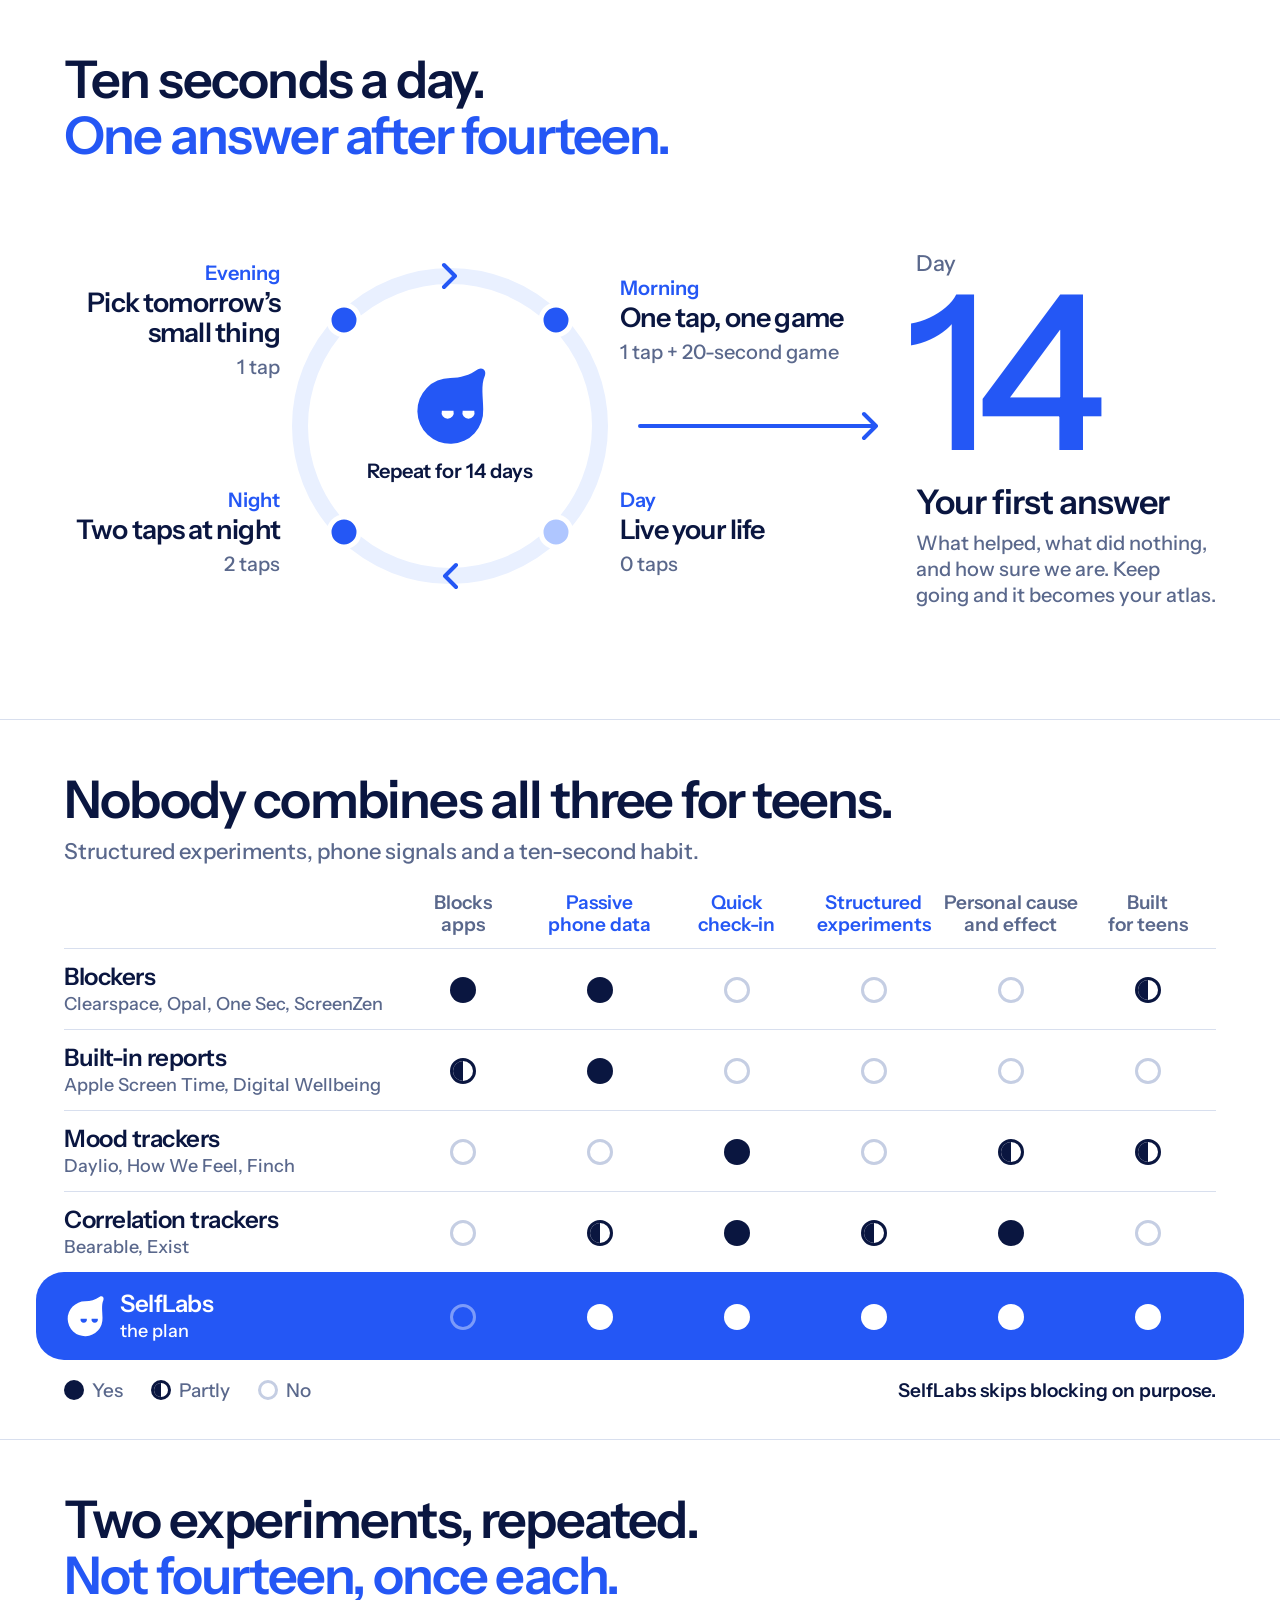
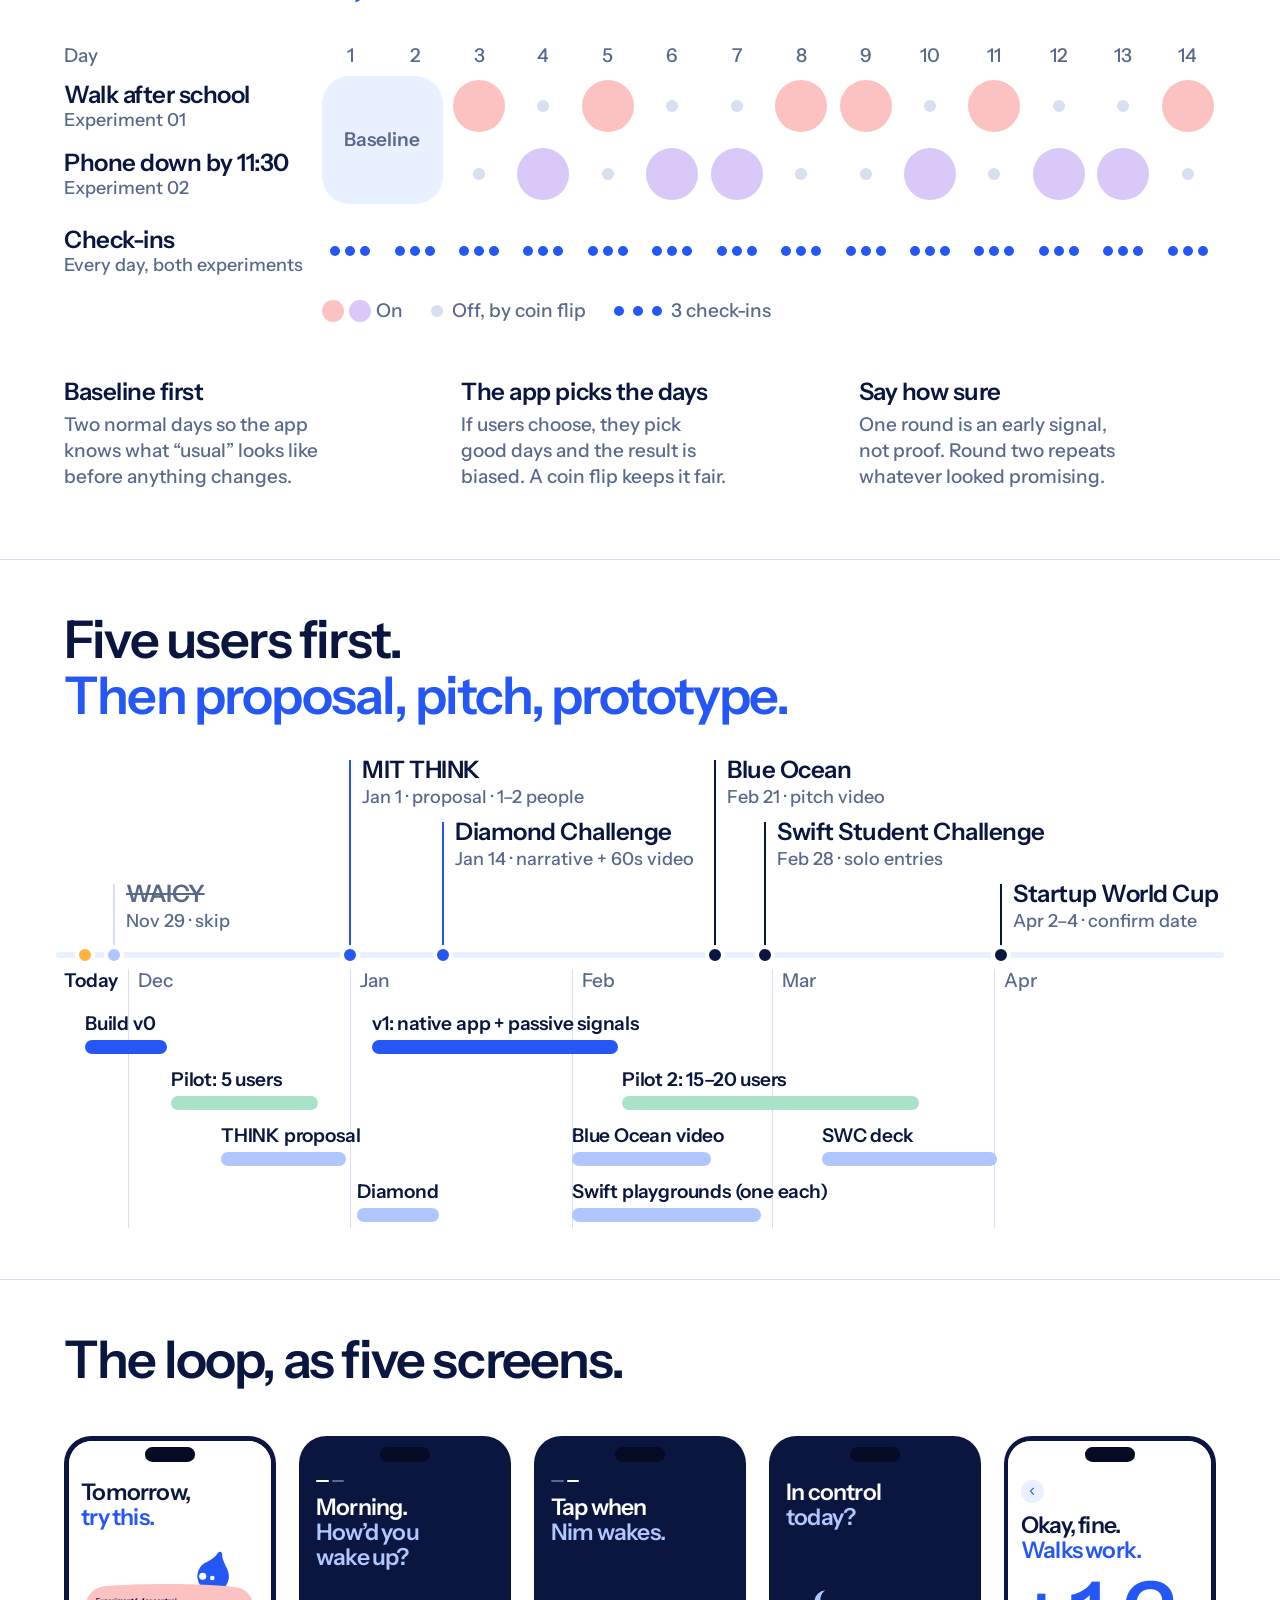
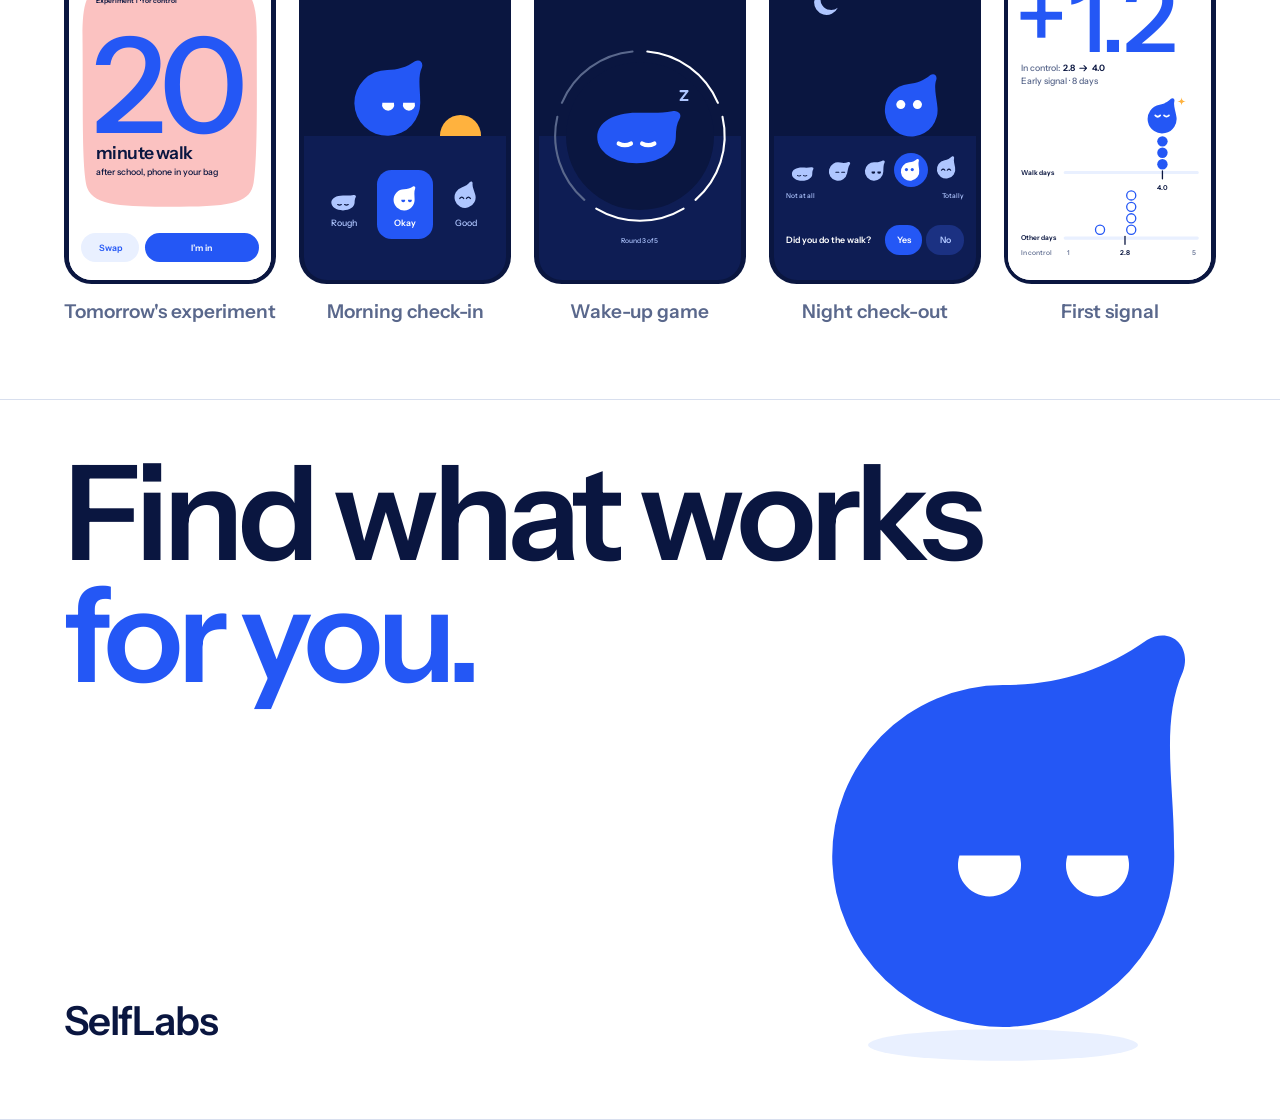
<file: figures.html>
<!doctype html>
<html lang="en">
<head>
<meta charset="utf-8">
<title>SelfLabs · Figures</title>
<meta name="robots" content="noindex">
<link rel="icon" href="assets/favicon.svg?v=3">
<link rel="preconnect" href="https://fonts.googleapis.com">
<link rel="preconnect" href="https://fonts.gstatic.com" crossorigin>
<link href="https://fonts.googleapis.com/css2?family=Instrument+Sans:wght@400..700&display=swap" rel="stylesheet">
<link rel="stylesheet" href="assets/phone.css?v=3">
<link rel="stylesheet" href="assets/motion.css?v=3">
<style>
  /* Source for the six figures used in the strategy doc and as the share image.
     figures.html?f=<id> shows one figure on a fixed 1280 x 720 canvas; with no ?f= all six stack.
     Export every PNG with:  python3 tools/export_figures.py   (writes site/figures/<id>.png)
     The figures appear about 650px wide in the doc, so nothing here is set below 18px.
     Every rule is class-scoped so nothing leaks into the phone screens from assets/screens.js. */
  :root {
    --white: #FFFFFF; --blue: #2457F5; --sky: #E9F0FF; --haze: #AFC6FF; --night: #0A1640;
    --mist: #5A688C; --line: #D8DFEE; --ring: #C5CEE3; --sun: #FFB23E;
    --move: #FBC2C1; --sleep: #D9C9F8; --people: #A9E1CA;
    --sans: 'Instrument Sans', -apple-system, 'Helvetica Neue', Arial, sans-serif;
  }
  body { margin: 0; background: var(--white); color: var(--night); font: 500 20px/26px var(--sans); -webkit-font-smoothing: antialiased; }

  .fig { position: relative; box-sizing: border-box; width: 1280px; height: 720px; padding: 52px 64px; display: none; overflow: hidden; background: var(--white); }
  .fig.show { display: block; }
  .all .fig { display: block; border-bottom: 1px solid var(--line); }
  .fh { margin: 0; font-size: 52px; line-height: 56px; font-weight: 600; letter-spacing: -0.035em; }
  .fsub { margin: 10px 0 0; font-size: 22px; line-height: 28px; color: var(--mist); }
  .blue { color: var(--blue); }
  .abs { position: absolute; }

  /* ---------- 1. loop ---------- */
  .loop-art { position: absolute; left: 0; top: 0; display: block; }
  .stop { position: absolute; width: 240px; transform: translateY(-50%); }
  .stop.l { width: 216px; text-align: right; }
  .stop-when { margin: 0; font-size: 20px; line-height: 26px; font-weight: 600; color: var(--blue); }
  .stop-what { margin: 2px 0 0; font-size: 27px; line-height: 30px; font-weight: 600; letter-spacing: -0.03em; text-wrap: balance; }
  .stop-taps { margin: 6px 0 0; font-size: 20px; line-height: 26px; color: var(--mist); }
  .loop-mid { position: absolute; left: 300px; top: 458px; width: 300px; margin: 0; text-align: center; font-size: 20px; line-height: 26px; font-weight: 600; }
  .payoff { position: absolute; left: 916px; top: 250px; width: 300px; }
  .payoff-day { margin: 0; font-size: 22px; line-height: 28px; color: var(--mist); }
  .payoff-num { margin: 6px 0 0 -10px; font-size: 216px; line-height: 176px; font-weight: 500; letter-spacing: -0.05em; color: var(--blue); }
  .payoff-what { margin: 22px 0 0; font-size: 34px; line-height: 40px; font-weight: 600; letter-spacing: -0.03em; }
  .payoff-line { margin: 8px 0 0; font-size: 20px; line-height: 26px; color: var(--mist); text-wrap: balance; }

  /* ---------- 2. gap ---------- */
  .mx { width: 100%; margin-top: 22px; border-collapse: separate; border-spacing: 0; table-layout: fixed; }
  .mx th { height: 60px; padding: 0 0 12px; white-space: nowrap; box-sizing: border-box; vertical-align: bottom; text-align: center; font-size: 19px; line-height: 22px; font-weight: 600; color: var(--mist); }
  .mx th.key { color: var(--blue); }
  .mx th:first-child { width: 330px; }
  .mx td { height: 80px; padding: 0; text-align: center; vertical-align: middle; border-top: 1px solid var(--line); }
  .mx td:first-child { text-align: left; }
  .mx-name { display: block; font-size: 24px; line-height: 28px; font-weight: 600; letter-spacing: -0.02em; }
  .mx-eg { display: block; margin-top: 2px; font-size: 18px; line-height: 22px; color: var(--mist); }
  .m { display: inline-block; position: relative; box-sizing: border-box; width: 26px; height: 26px; border-radius: 50%; overflow: hidden; vertical-align: middle; }
  .m.y { background: var(--night); }
  .m.h { border: 3px solid var(--night); }
  .m.h::before { content: ""; position: absolute; left: -3px; top: -3px; width: 13px; height: 26px; background: var(--night); }
  .m.n { border: 3px solid var(--ring); }
  .mx .us td { height: 88px; border-top: 0; background: var(--blue); color: var(--white); }
  /* the band bleeds 28px past the text margins so "SelfLabs" lines up with the names above it */
  .mx .us td:first-child, .mx .us td:last-child { position: relative; }
  .mx .us td:first-child::before, .mx .us td:last-child::after { content: ""; position: absolute; top: 0; bottom: 0; width: 28px; background: var(--blue); }
  .mx .us td:first-child::before { left: -28px; border-radius: 28px 0 0 28px; }
  .mx .us td:last-child::after { right: -28px; border-radius: 0 28px 28px 0; }
  .mx .us .mx-eg { color: var(--white); }
  .mx .us .m.y { background: var(--white); }
  .mx .us .m.n { border-color: #7C9BF9; }
  .us-brand { display: flex; align-items: center; gap: 12px; }
  .us-nim { display: block; flex: none; width: 44px; height: 44px; }
  .legend { display: flex; align-items: center; gap: 28px; margin: 18px 0 0; font-size: 19px; line-height: 26px; color: var(--mist); }
  .legend .m { width: 20px; height: 20px; margin-right: 8px; vertical-align: -3px; }
  .legend .m.h::before { width: 10px; height: 20px; }
  .legend-note { margin-left: auto; color: var(--night); font-weight: 600; }

  /* ---------- 3. study ---------- */
  .sg { display: grid; grid-template-columns: 250px repeat(14, 1fr); column-gap: 8px; row-gap: 8px; align-items: center; margin-top: 40px; }
  .sg-day { font-size: 19px; line-height: 24px; color: var(--mist); text-align: center; }
  .sg-daylab { font-size: 19px; line-height: 24px; color: var(--mist); }
  .sg-name { display: block; font-size: 24px; line-height: 28px; font-weight: 600; letter-spacing: -0.02em; }
  .sg-eg { display: block; font-size: 18px; line-height: 22px; color: var(--mist); }
  .sg-cell { height: 60px; display: grid; place-items: center; }
  .sg-on { width: 52px; height: 52px; border-radius: 50%; }
  .sg-on.walk { background: var(--move); }
  .sg-on.phone { background: var(--sleep); }
  .sg-off { width: 12px; height: 12px; border-radius: 50%; background: var(--line); }
  .sg-base { align-self: stretch; display: grid; place-items: center; border-radius: 28px; background: var(--sky); font-size: 19px; line-height: 24px; font-weight: 600; color: var(--mist); }
  .sg-row3 { margin-top: 14px; }
  .sg-taps { display: flex; justify-content: center; gap: 5px; }
  .sg-tap { width: 10px; height: 10px; border-radius: 50%; background: var(--blue); }
  .sg-key { display: flex; align-items: center; gap: 28px; margin: 22px 0 0 258px; font-size: 19px; line-height: 26px; color: var(--mist); }
  .sg-key span { display: flex; align-items: center; gap: 9px; }
  .sg-key .sg-on { width: 22px; height: 22px; margin-right: -4px; }
  .notes { display: grid; grid-template-columns: repeat(3, 1fr); column-gap: 40px; margin-top: 54px; }
  .note-h { margin: 0; font-size: 24px; line-height: 28px; font-weight: 600; letter-spacing: -0.02em; }
  .note-p { margin: 6px 0 0; font-size: 19px; line-height: 26px; color: var(--mist); text-wrap: balance; }

  /* ---------- 4. timeline ---------- */
  .tl { position: absolute; left: 64px; top: 196px; width: 1152px; height: 472px; }
  .tl-axis { position: absolute; left: -8px; right: -8px; top: 196px; height: 6px; border-radius: 3px; background: var(--sky); }
  .tl-grid { position: absolute; top: 213px; bottom: 0; width: 1px; background: var(--line); }
  .tl-mo { position: absolute; top: 213px; font-size: 19px; line-height: 24px; color: var(--mist); }
  .tl-today { position: absolute; top: 213px; font-size: 19px; line-height: 24px; font-weight: 600; }
  .tl-dot { position: absolute; top: 189px; width: 20px; height: 20px; margin-left: -10px; box-sizing: border-box; border-radius: 50%; border: 4px solid var(--white); background: var(--night); }
  .tl-stem { position: absolute; width: 2px; margin-left: -1px; background: var(--night); }
  .tl-pin { position: absolute; padding-left: 12px; white-space: nowrap; }
  .tl-name { display: block; font-size: 24px; line-height: 28px; font-weight: 600; letter-spacing: -0.02em; }
  .tl-when { display: block; margin-top: 2px; font-size: 18px; line-height: 22px; color: var(--mist); }
  .go.tl-dot, .go.tl-stem { background: var(--blue); }
  .skip.tl-dot { background: var(--haze); }
  .skip.tl-stem { background: var(--line); }
  .skip .tl-name { color: var(--mist); text-decoration: line-through; text-decoration-thickness: 2px; }
  .now.tl-dot { background: var(--sun); }
  .tl-job { position: absolute; white-space: nowrap; font-size: 19px; line-height: 24px; font-weight: 600; letter-spacing: -0.01em; }
  .tl-bar { position: absolute; height: 14px; border-radius: 7px; background: var(--haze); }
  .tl-bar.build { background: var(--blue); }
  .tl-bar.pilot { background: var(--people); }

  /* ---------- 5. screens ---------- */
  .strip { --z: 0.52; display: flex; justify-content: space-between; margin-top: 48px; }
  .shot { margin: 0; width: calc(408px * var(--z)); }
  .shot-cap { margin: 16px 0 0; font-size: 19px; line-height: 24px; font-weight: 600; color: var(--mist); text-align: center; text-wrap: balance; }

  /* ---------- 6. share card (kept clear of the 1.91:1 crop some sites apply) ---------- */
  .og-h { margin: 0; font-size: 132px; line-height: 122px; font-weight: 600; letter-spacing: -0.045em; white-space: nowrap; }
  .og-nim { position: absolute; left: 742px; top: 150px; width: 540px; height: 540px; display: block; }
  .og-brand { position: absolute; left: 64px; bottom: 76px; margin: 0; font-size: 40px; line-height: 44px; font-weight: 600; letter-spacing: -0.03em; }
</style>
</head>
<body>

<!-- 1. the daily loop -->
<div class="fig" id="loop">
  <h2 class="fh">Ten seconds a day.<br><span class="blue">One answer after fourteen.</span></h2>

  <svg class="loop-art" width="1280" height="720" viewBox="0 0 1280 720" aria-hidden="true">
    <circle cx="450" cy="426" r="150" fill="none" stroke="#E9F0FF" stroke-width="16"/>
    <path d="M444 265l11 11-11 11M456 587l-11-11 11-11" fill="none" stroke="#2457F5" stroke-width="4" stroke-linecap="round" stroke-linejoin="round"/>
    <circle cx="344" cy="320" r="15" fill="#2457F5" stroke="#FFFFFF" stroke-width="5"/>
    <circle cx="556" cy="320" r="15" fill="#2457F5" stroke="#FFFFFF" stroke-width="5"/>
    <circle cx="556" cy="532" r="15" fill="#AFC6FF" stroke="#FFFFFF" stroke-width="5"/>
    <circle cx="344" cy="532" r="15" fill="#2457F5" stroke="#FFFFFF" stroke-width="5"/>
    <path d="M640 426H876M864 414l12 12-12 12" fill="none" stroke="#2457F5" stroke-width="4" stroke-linecap="round" stroke-linejoin="round"/>
  </svg>
  <svg class="abs" style="left:400px;top:352px" viewBox="0 0 120 120" width="104" height="104" role="img" aria-label="Nim"><path d="M58 30C70 30 80 27 90 20C95 17 100 21 98 27C93 38 96 52 96 66A38 38 0 1 1 58 30Z" fill="#2457F5"/><path d="M48.32 67.90A7 7 0 1 0 61.68 67.90ZM72.32 67.90A7 7 0 1 0 85.68 67.90Z" fill="#FFFFFF"/></svg>
  <p class="loop-mid">Repeat for 14 days</p>

  <div class="stop l" style="left:64px;top:320px"><p class="stop-when">Evening</p><p class="stop-what">Pick tomorrow&rsquo;s small thing</p><p class="stop-taps">1 tap</p></div>
  <div class="stop" style="left:620px;top:320px"><p class="stop-when">Morning</p><p class="stop-what">One tap, one game</p><p class="stop-taps">1 tap + 20-second game</p></div>
  <div class="stop" style="left:620px;top:532px"><p class="stop-when">Day</p><p class="stop-what">Live your life</p><p class="stop-taps">0 taps</p></div>
  <div class="stop l" style="left:64px;top:532px"><p class="stop-when">Night</p><p class="stop-what">Two taps at night</p><p class="stop-taps">2 taps</p></div>

  <div class="payoff">
    <p class="payoff-day">Day</p>
    <p class="payoff-num">14</p>
    <p class="payoff-what">Your first answer</p>
    <p class="payoff-line">What helped, what did nothing, and how sure we are. Keep going and it becomes your atlas.</p>
  </div>
</div>

<!-- 2. the gap -->
<div class="fig" id="gap">
  <h2 class="fh">Nobody combines all three for teens.</h2>
  <p class="fsub">Structured experiments, phone signals and a ten-second habit.</p>
  <table class="mx">
    <tr><th></th><th>Blocks<br>apps</th><th class="key">Passive<br>phone data</th><th class="key">Quick<br>check-in</th><th class="key">Structured<br>experiments</th><th>Personal cause<br>and effect</th><th>Built<br>for teens</th></tr>
    <tr><td><span class="mx-name">Blockers</span><span class="mx-eg">Clearspace, Opal, One Sec, ScreenZen</span></td><td><i class="m y"></i></td><td><i class="m y"></i></td><td><i class="m n"></i></td><td><i class="m n"></i></td><td><i class="m n"></i></td><td><i class="m h"></i></td></tr>
    <tr><td><span class="mx-name">Built-in reports</span><span class="mx-eg">Apple Screen Time, Digital Wellbeing</span></td><td><i class="m h"></i></td><td><i class="m y"></i></td><td><i class="m n"></i></td><td><i class="m n"></i></td><td><i class="m n"></i></td><td><i class="m n"></i></td></tr>
    <tr><td><span class="mx-name">Mood trackers</span><span class="mx-eg">Daylio, How We Feel, Finch</span></td><td><i class="m n"></i></td><td><i class="m n"></i></td><td><i class="m y"></i></td><td><i class="m n"></i></td><td><i class="m h"></i></td><td><i class="m h"></i></td></tr>
    <tr><td><span class="mx-name">Correlation trackers</span><span class="mx-eg">Bearable, Exist</span></td><td><i class="m n"></i></td><td><i class="m h"></i></td><td><i class="m y"></i></td><td><i class="m h"></i></td><td><i class="m y"></i></td><td><i class="m n"></i></td></tr>
    <tr class="us"><td><span class="us-brand"><svg class="us-nim" viewBox="12 14 96 96" aria-hidden="true"><path d="M58 30C70 30 80 27 90 20C95 17 100 21 98 27C93 38 96 52 96 66A38 38 0 1 1 58 30Z" fill="#FFFFFF"/><path d="M48.32 67.90A7 7 0 1 0 61.68 67.90ZM72.32 67.90A7 7 0 1 0 85.68 67.90Z" fill="#2457F5"/></svg><span><span class="mx-name">SelfLabs</span><span class="mx-eg">the plan</span></span></span></td><td><i class="m n"></i></td><td><i class="m y"></i></td><td><i class="m y"></i></td><td><i class="m y"></i></td><td><i class="m y"></i></td><td><i class="m y"></i></td></tr>
  </table>
  <div class="legend"><span><i class="m y"></i>Yes</span><span><i class="m h"></i>Partly</span><span><i class="m n"></i>No</span><span class="legend-note">SelfLabs skips blocking on purpose.</span></div>
</div>

<!-- 3. the study -->
<div class="fig" id="study">
  <h2 class="fh">Two experiments, repeated.<br><span class="blue">Not fourteen, once each.</span></h2>
  <div class="sg" id="sg"></div>
  <div class="sg-key"><span><i class="sg-on walk"></i><i class="sg-on phone"></i>On</span><span><i class="sg-off"></i>Off, by coin flip</span><span><span class="sg-taps"><i class="sg-tap"></i><i class="sg-tap"></i><i class="sg-tap"></i></span>3 check-ins</span></div>
  <div class="notes">
    <div><p class="note-h">Baseline first</p><p class="note-p">Two normal days so the app knows what &ldquo;usual&rdquo; looks like before anything changes.</p></div>
    <div><p class="note-h">The app picks the days</p><p class="note-p">If users choose, they pick good days and the result is biased. A coin flip keeps it fair.</p></div>
    <div><p class="note-h">Say how sure</p><p class="note-p">One round is an early signal, not proof. Round two repeats whatever looked promising.</p></div>
  </div>
</div>

<!-- 4. timeline -->
<div class="fig" id="timeline">
  <h2 class="fh">Five users first.<br><span class="blue">Then proposal, pitch, prototype.</span></h2>
  <div class="tl" id="tl"></div>
</div>

<!-- 5. screens -->
<div class="fig" id="screens">
  <h2 class="fh">The loop, as five screens.</h2>
  <div class="strip" id="strip" data-ids="experiment checkin game checkout insight"></div>
</div>

<!-- 6. share card -->
<div class="fig" id="og">
  <h2 class="og-h">Find what works<br><span class="blue">for you.</span></h2>
  <svg class="og-nim" viewBox="0 0 120 120" role="img" aria-label="Nim"><ellipse cx="58" cy="110" rx="30" ry="3.5" fill="#E9F0FF"/><path d="M58 30C70 30 80 27 90 20C95 17 100 21 98 27C93 38 96 52 96 66A38 38 0 1 1 58 30Z" fill="#2457F5"/><path d="M48.32 67.90A7 7 0 1 0 61.68 67.90ZM72.32 67.90A7 7 0 1 0 85.68 67.90Z" fill="#FFFFFF"/></svg>
  <p class="og-brand">SelfLabs</p>
</div>

<script src="assets/screens.js?v=3"></script>
<script>
(function () {
  /* ---- 3. study: 14 days, two experiments. B = baseline, 1 = on, 0 = off (the app's coin flip) ---- */
  var rows = [
    { name: 'Walk after school', eg: 'Experiment 01', cls: 'walk', days: 'BB101001101001' },
    { name: 'Phone down by 11:30', eg: 'Experiment 02', cls: 'phone', days: 'BB010110010110' }
  ];
  var g = '<div class="sg-daylab" style="grid-row:1;grid-column:1">Day</div>';
  for (var d = 1; d <= 14; d++) g += '<div class="sg-day" style="grid-row:1;grid-column:' + (d + 1) + '">' + d + '</div>';
  g += '<div class="sg-base" style="grid-row:2 / span 2;grid-column:2 / span 2">Baseline</div>';
  rows.forEach(function (r, i) {
    g += '<div style="grid-row:' + (i + 2) + ';grid-column:1"><span class="sg-name">' + r.name + '</span><span class="sg-eg">' + r.eg + '</span></div>';
    r.days.split('').forEach(function (c, j) {
      if (c === 'B') return;
      g += '<div class="sg-cell" style="grid-row:' + (i + 2) + ';grid-column:' + (j + 2) + '"><i class="' + (c === '1' ? 'sg-on ' + r.cls : 'sg-off') + '"></i></div>';
    });
  });
  g += '<div class="sg-row3" style="grid-row:4;grid-column:1"><span class="sg-name">Check-ins</span><span class="sg-eg">Every day, both experiments</span></div>';
  for (d = 1; d <= 14; d++) g += '<div class="sg-row3 sg-taps" style="grid-row:4;grid-column:' + (d + 1) + '"><i class="sg-tap"></i><i class="sg-tap"></i><i class="sg-tap"></i></div>';
  document.getElementById('sg').innerHTML = g;

  /* ---- 4. timeline: Nov 22 2026 to May 2 2027 mapped onto 1152px ---- */
  var t0 = Date.UTC(2026, 10, 22), t1 = Date.UTC(2027, 4, 2), W = 1152, AXIS = 199;
  function x(y, m, day) { return Math.round(((Date.UTC(y, m - 1, day) - t0) / (t1 - t0)) * W); }
  var h = '';
  [['Dec', 2026, 12], ['Jan', 2027, 1], ['Feb', 2027, 2], ['Mar', 2027, 3], ['Apr', 2027, 4]].forEach(function (mo) {
    var mx = x(mo[1], mo[2], 1);
    h += '<i class="tl-grid" style="left:' + mx + 'px"></i><span class="tl-mo" style="left:' + (mx + 10) + 'px">' + mo[0] + '</span>';
  });
  h += '<i class="tl-axis"></i>';
  function pin(cls, y, m, day, top, name, when) {
    var px = x(y, m, day);
    h += '<i class="tl-stem ' + cls + '" style="left:' + px + 'px;top:' + (top + 4) + 'px;height:' + (AXIS - top - 4) + 'px"></i>';
    h += '<i class="tl-dot ' + cls + '" style="left:' + px + 'px"></i>';
    h += '<div class="tl-pin ' + cls + '" style="left:' + px + 'px;top:' + top + 'px"><span class="tl-name">' + name + '</span><span class="tl-when">' + when + '</span></div>';
  }
  pin('skip', 2026, 11, 29, 124, 'WAICY', 'Nov 29 · skip');
  pin('go', 2027, 1, 1, 0, 'MIT THINK', 'Jan 1 · proposal · 1–2 people');
  pin('go', 2027, 1, 14, 62, 'Diamond Challenge', 'Jan 14 · narrative + 60s video');
  pin('', 2027, 2, 21, 0, 'Blue Ocean', 'Feb 21 · pitch video');
  pin('', 2027, 2, 28, 62, 'Swift Student Challenge', 'Feb 28 · solo entries');
  pin('', 2027, 4, 2, 124, 'Startup World Cup', 'Apr 2–4 · confirm date');
  h += '<i class="tl-dot now" style="left:' + x(2026, 11, 25) + 'px"></i><span class="tl-today" style="left:0">Today</span>';
  // work bars: one lane per kind of work so nothing overlaps
  function bar(cls, a, b, lane, label) {
    var top = 256 + lane * 56, left = x(a[0], a[1], a[2]), right = x(b[0], b[1], b[2]);
    h += '<span class="tl-job" style="left:' + left + 'px;top:' + top + 'px">' + label + '</span>';
    h += '<i class="tl-bar ' + cls + '" style="left:' + left + 'px;width:' + (right - left - 4) + 'px;top:' + (top + 28) + 'px"></i>';
  }
  bar('build', [2026, 11, 25], [2026, 12, 7], 0, 'Build v0');
  bar('build', [2027, 1, 4], [2027, 2, 8], 0, 'v1: native app + passive signals');
  bar('pilot', [2026, 12, 7], [2026, 12, 28], 1, 'Pilot: 5 users');
  bar('pilot', [2027, 2, 8], [2027, 3, 22], 1, 'Pilot 2: 15–20 users');
  bar('', [2026, 12, 14], [2027, 1, 1], 2, 'THINK proposal');
  bar('', [2027, 2, 1], [2027, 2, 21], 2, 'Blue Ocean video');
  bar('', [2027, 3, 8], [2027, 4, 2], 2, 'SWC deck');
  bar('', [2027, 1, 2], [2027, 1, 14], 3, 'Diamond');
  bar('', [2027, 2, 1], [2027, 2, 28], 3, 'Swift playgrounds (one each)');
  document.getElementById('tl').innerHTML = h;

  /* ---- 5. screens: phones and captions come live from assets/screens.js ---- */
  var all = window.SELFLABS_SCREENS || [];
  var strip = document.getElementById('strip');
  strip.dataset.ids.split(' ').forEach(function (id) {
    var s = all.find(function (o) { return o.id === id; });
    var f = document.createElement('figure');
    f.className = 'shot';
    f.innerHTML = '<div class="device" data-screen="' + id + '"></div><figcaption class="shot-cap">' + (s ? s.title : id) + '</figcaption>';
    strip.appendChild(f);
  });
  if (window.mountPhones) window.mountPhones();
  // A figure is a still: jump every entrance animation to its end and stop the idle loops
  // (blink, breathe) so an export can never catch Nim mid-blink.
  function settle() {
    if (!document.getAnimations) return;
    document.getAnimations().forEach(function (an) {
      var end = an.effect && an.effect.getComputedTiming().endTime;
      try { if (end === Infinity) an.cancel(); else an.finish(); } catch (e) {}
    });
  }
  requestAnimationFrame(settle);
  window.addEventListener('load', settle);
  setTimeout(settle, 400);

  var f = new URLSearchParams(location.search).get('f');
  var el = f && document.getElementById(f);
  if (el && el.classList.contains('fig')) el.classList.add('show'); else document.body.classList.add('all');
})();
</script>
</body>
</html>
</file>
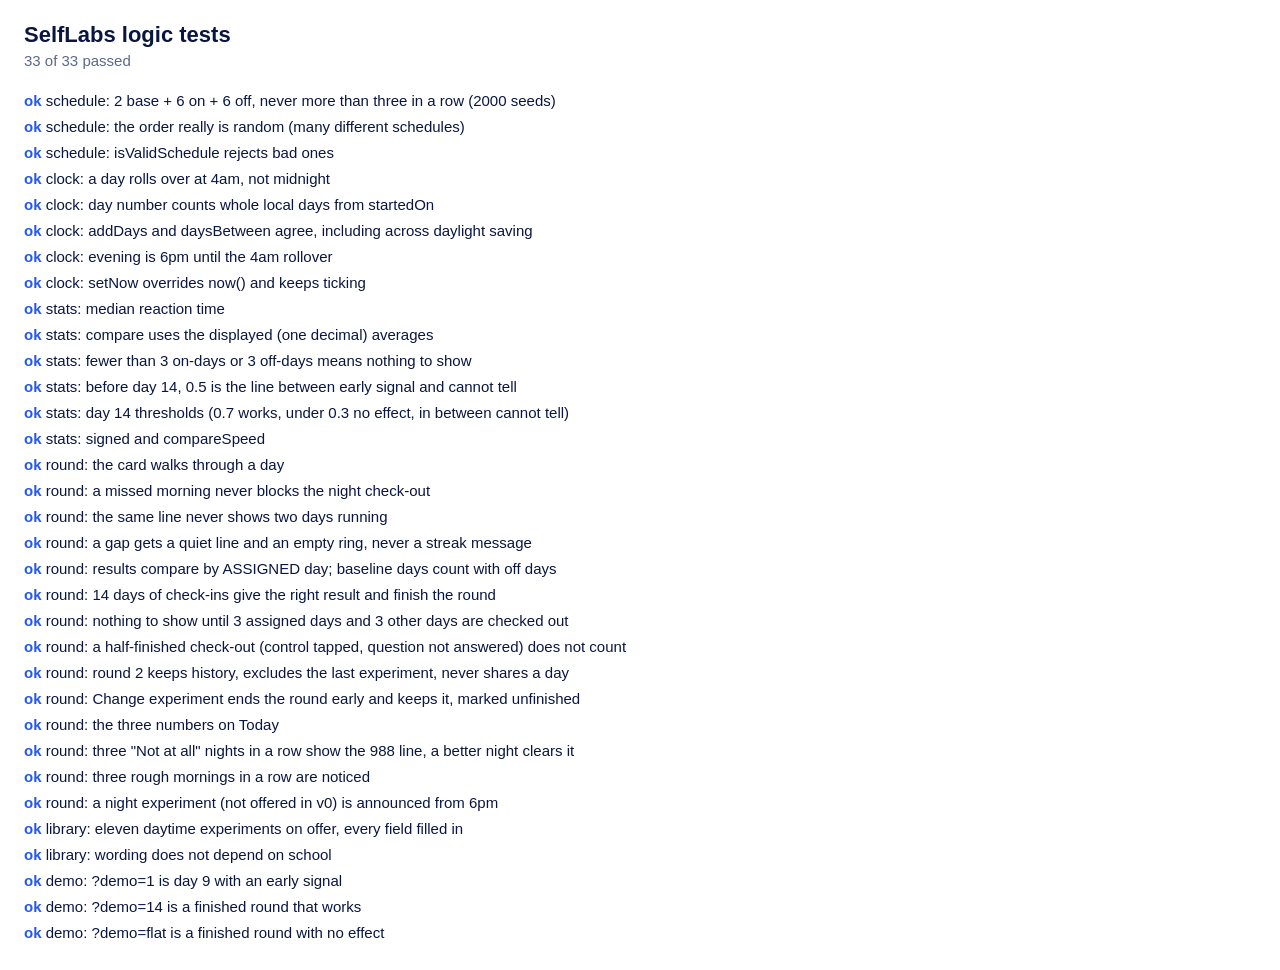
<file: app/tests.html>
<!doctype html>
<html lang="en">
<head>
<meta charset="utf-8">
<meta name="viewport" content="width=device-width, initial-scale=1">
<title>SelfLabs logic tests</title>
<link rel="icon" type="image/png" href="icons/icon-192.png">
<style>
  body { margin: 24px; font: 500 15px/22px -apple-system, 'Helvetica Neue', Arial, sans-serif; color: #0A1640; }
  h1 { font-size: 22px; margin: 0 0 4px; }
  p { margin: 0 0 16px; color: #5A688C; }
  li { list-style: none; padding: 2px 0; }
  ul { padding: 0; margin: 0; }
  .ok::before { content: 'ok  '; color: #2457F5; font-weight: 600; }
  .fail { color: #B3261E; }
  .fail::before { content: 'FAIL  '; font-weight: 600; }
  pre { margin: 2px 0 8px 44px; white-space: pre-wrap; color: #B3261E; }
</style>
</head>
<body>
<h1>SelfLabs logic tests</h1>
<p id="summary">Running&hellip;</p>
<ul id="list"></ul>
<!-- The same checks run in a terminal with:
     node -e "import('./js/tests.js').then(m => m.report())" -->
<script type="module">
  import { run } from './js/tests.js';
  const results = run();
  const list = document.getElementById('list');
  for (const r of results) {
    const li = document.createElement('li');
    li.className = r.pass ? 'ok' : 'fail';
    li.textContent = r.name;
    list.appendChild(li);
    if (!r.pass) {
      const pre = document.createElement('pre');
      pre.textContent = r.error;
      list.appendChild(pre);
    }
  }
  const failed = results.filter((r) => !r.pass).length;
  document.getElementById('summary').textContent = `${results.length - failed} of ${results.length} passed`;
  document.title = failed ? `${failed} FAILED` : 'All tests pass';
</script>
</body>
</html>
</file>
<file: assets/site.css>
/* SelfLabs site: "Quiet sky". White, one blue, one small character.
   Every rule is class-scoped on purpose: bare element selectors would leak
   into the generated phone screens.
   Motion: keyframes here are prefixed site- because motion.css (generated from
   the app screens) owns the unprefixed names. Everything hidden-until-revealed
   is gated on html.js AND prefers-reduced-motion: no-preference, so the page is
   complete with scripts off or motion reduced.
   The 14-day story (.round) is written in its END state. The page script adds
   .is-scrub and then drives it from the scroll position; without the script, or
   with reduced motion, it stays a plain static section. */

:root {
  --white: #FFFFFF;
  --blue: #2457F5;
  --sky: #E9F0FF;
  --haze: #AFC6FF;
  --night: #0A1640;
  --night-ground: #0E1D54;
  --night-raised: #1B3182;
  --night-line: #2B3C7A;
  --mist: #5A688C;
  --line: #D8DFEE;
  --sun: #FFB23E;
  --move: #FBC2C1;
  --sleep: #D9C9F8;
  --people: #A9E1CA;
  --calm: #B2D7FD;
  --sans: 'Instrument Sans', -apple-system, 'Helvetica Neue', Arial, sans-serif;
  --gutter: clamp(24px, 5.5vw, 80px);
  --display: clamp(56px, 10.4vw, 150px);
  --section: clamp(88px, 11vw, 168px);
  --ease: cubic-bezier(.2, .8, .2, 1);
  --spring: cubic-bezier(.3, 1.35, .5, 1);
}

html { -webkit-text-size-adjust: 100%; }
body {
  margin: 0;
  background: var(--white);
  color: var(--night);
  font: 500 17px/22px var(--sans);
  -webkit-font-smoothing: antialiased;
}

.wrap { box-sizing: content-box; max-width: 1160px; margin: 0 auto; padding: 0 var(--gutter); }
.vh { position: absolute; width: 1px; height: 1px; margin: -1px; overflow: hidden; clip-path: inset(50%); white-space: nowrap; }
.br-s { display: none; }

/* ---------- type ---------- */
.display { margin: 0; font-size: var(--display); line-height: 0.92; font-weight: 600; letter-spacing: -0.045em; }
.headline { margin: 0; font-size: clamp(40px, 5.6vw, 80px); line-height: 1; font-weight: 600; letter-spacing: -0.04em; }
.line { margin: 0; font-size: clamp(19px, 1.7vw, 24px); line-height: 1.3; font-weight: 500; letter-spacing: -0.01em; color: var(--mist); }
.blue { color: var(--blue); }
/* Nim's voice: small, Blue, set next to Nim. Never a bubble. */
.says { margin: 0; font-size: 17px; line-height: 22px; font-weight: 600; letter-spacing: 0; color: var(--blue); }

/* ---------- nav + buttons ---------- */
.nav { display: flex; align-items: center; justify-content: space-between; height: 88px; }
.brand { display: flex; align-items: center; gap: 8px; color: var(--night); text-decoration: none; font-size: 20px; line-height: 24px; font-weight: 600; letter-spacing: -0.03em; }
.brand-nim { display: block; width: 30px; height: 30px; }
.pill {
  display: inline-flex; align-items: center; height: 40px; padding: 0 18px; border-radius: 20px;
  background: var(--sky); color: var(--blue); text-decoration: none; font-size: 15px; line-height: 20px; font-weight: 600;
  transition: background-color .2s ease, color .2s ease;
}
.btn {
  display: inline-flex; align-items: center; justify-content: center; height: 56px; padding: 0 34px; border-radius: 28px;
  background: var(--blue); color: var(--white); text-decoration: none; font-size: 17px; line-height: 22px; font-weight: 600;
  transition: background-color .2s ease, transform .25s var(--spring);
}
.btn:hover { background: var(--night); }
.btn:active { transform: scale(0.96); }
.pill:hover { background: var(--blue); color: var(--white); }
.tlink { display: inline-flex; align-items: center; height: 44px; color: var(--blue); text-decoration: none; font-size: 17px; line-height: 22px; font-weight: 600; }
.tlink:hover { text-decoration: underline; text-underline-offset: 4px; text-decoration-thickness: 2px; }
.brand:focus-visible, .pill:focus-visible, .btn:focus-visible, .tlink:focus-visible, .nim-btn:focus-visible { outline: 3px solid var(--haze); outline-offset: 3px; }

/* ---------- keyframes ---------- */
@keyframes site-rise { from { opacity: 0; transform: translateY(var(--rise, 28px)); } to { opacity: 1; transform: none; } }
@keyframes site-fade { from { opacity: 0; } to { opacity: 1; } }
@keyframes site-blink { 0%, 92%, 100% { transform: scaleY(1); } 95%, 97% { transform: scaleY(0.08); } }
@keyframes site-breathe { 0%, 100% { transform: scale(1, 1); } 50% { transform: scale(1.025, 0.975); } }
@keyframes site-bob { 0%, 100% { transform: translateY(0); } 50% { transform: translateY(-2.5%); } }
@keyframes site-squash { 0% { transform: scale(1, 1); } 30% { transform: scale(1.14, 0.84); } 65% { transform: scale(0.95, 1.06); } 100% { transform: scale(1, 1); } }
@keyframes site-twinkle { 0%, 100% { transform: scale(1) rotate(0deg); opacity: 1; } 50% { transform: scale(0.65) rotate(20deg); opacity: 0.6; } }
@keyframes site-z { 0% { opacity: 0; transform: translate(0, 4px) scale(0.7); } 25% { opacity: 1; } 100% { opacity: 0; transform: translate(6px, -14px) scale(1.05); } }
@keyframes site-pop { 0% { transform: scale(0.8); } 60% { transform: scale(1.05); } 100% { transform: scale(1); } }
@keyframes site-tick { from { opacity: 0.35; transform: translateY(0.06em); } to { opacity: 1; transform: none; } }
@keyframes site-drop { 0% { opacity: 0; transform: translateY(-30px); } 30% { opacity: 1; } 100% { opacity: 1; transform: none; } }

/* ---------- Nim ---------- */
.nim { display: block; overflow: visible; }
.nim-eyes { transform-box: fill-box; transform-origin: 50% 50%; animation: site-blink 5.6s infinite; }
.nim-life { transform-box: fill-box; transform-origin: 50% 100%; animation: site-breathe 4.6s ease-in-out infinite; }
.nim-hop { transform-box: fill-box; transform-origin: 50% 100%; }
.nim-pose { transform-origin: 58px 68px; transition: transform .45s var(--spring); }
.nim-spark { transform-box: fill-box; transform-origin: 50% 50%; animation: site-twinkle 3.4s ease-in-out infinite; }
.nim-bob { animation: site-bob 5s ease-in-out infinite; }
.is-squash .nim-hop { animation: site-squash .42s var(--ease); }
/* a Nim you can poke */
.nim-btn { appearance: none; -webkit-appearance: none; margin: 0; padding: 0; border: 0; border-radius: 24px; background: none; font: inherit; color: inherit; cursor: pointer; -webkit-tap-highlight-color: transparent; touch-action: manipulation; }

/* ---------- scroll reveals ---------- */
@media (prefers-reduced-motion: no-preference) {
  .js .rv { opacity: 0; transform: translateY(28px); transition: opacity .8s ease, transform 1.1s var(--ease); transition-delay: calc(var(--i, 0) * 90ms); }
  .js .rv-phone { transform: translateY(64px); }
  .js .rv-left { transform: translateX(-40px); }
  .js .rv-right { transform: translateX(40px); }
  .js .rv-pop { transform: scale(0.72); transition: opacity .4s ease, transform .7s var(--spring); }
  .js .rv.is-in { opacity: 1; transform: none; }
}

/* ---------- hero ---------- */
.hero { --hero: clamp(40px, 5.7vw, 82px); position: relative; overflow: hidden; border-bottom: 1px solid var(--line); }
.hero-h { margin: clamp(12px, 2.4vw, 36px) 0 0; font-size: var(--hero); line-height: 1; font-weight: 600; letter-spacing: -0.045em; }
/* the example cycles in place: every phrase sits in the same grid cell, so nothing below it moves */
.swap { display: grid; animation: site-rise .9s var(--ease) both; --rise: 0.22em; }
.swap > * { grid-area: 1 / 1; }
.swap-does { justify-self: start; }
.swap-pad { visibility: hidden; }
.swap-item { color: var(--blue); opacity: 0; visibility: hidden; transform: translateY(0.24em); transition: opacity .4s ease, transform .7s var(--ease), visibility 0s linear .4s; }
.swap-item.is-on { opacity: 1; visibility: visible; transform: none; transition: opacity .55s ease .14s, transform .8s var(--ease) .14s, visibility 0s; }
.swap-item.is-out { transform: translateY(-0.24em); }
.hero-rest { display: block; animation: site-rise .9s var(--ease) .11s both; --rise: 0.22em; }

.hero-row { display: grid; grid-template-columns: minmax(0, 1fr) auto; column-gap: 56px; align-items: start; margin-top: clamp(28px, 3.6vw, 52px); }
.hero-copy { display: flex; flex-direction: column; align-items: flex-start; max-width: 600px; }
.hero-copy > * { animation: site-rise .8s var(--ease) both; animation-delay: calc(.3s + var(--i, 0) * 90ms); }
.hero-sub { margin: 0; font-size: clamp(26px, 2.9vw, 40px); line-height: 1.12; font-weight: 600; letter-spacing: -0.03em; }
.hero-p { margin: clamp(16px, 1.8vw, 24px) 0 0; font-size: clamp(18px, 1.5vw, 21px); line-height: 1.45; font-weight: 500; letter-spacing: -0.005em; color: var(--night); }
.hero-cta { display: flex; flex-wrap: wrap; align-items: center; gap: 8px 28px; margin-top: clamp(24px, 2.6vw, 36px); }
.status { margin: clamp(28px, 4vw, 56px) 0 0; font-size: 14px; line-height: 20px; color: var(--mist); }
.hero-phone { --z: 0.66; padding-bottom: clamp(48px, 5vw, 72px); animation: site-rise 1.1s var(--ease) .35s both; --rise: 72px; }

/* the hero phone: the app's experiment picker, drawn here (not from screens.js) so its card can swap with the headline */
.hx { position: relative; width: 390px; height: 844px; overflow: hidden; background: var(--white); color: var(--night); font-family: var(--sans); -webkit-font-smoothing: antialiased; }
.hx-h { position: absolute; top: 76px; left: 24px; font-size: 44px; line-height: 48px; font-weight: 600; letter-spacing: -0.035em; }
.hx-nim { position: absolute; left: 232px; top: 206px; width: 96px; height: 96px; transition: transform .55s var(--spring); }
.hx.is-swap .hx-nim { transform: translateY(46px); transition: transform .2s ease-in; }
.hx-card { position: absolute; left: 24px; top: 272px; width: 342px; height: 434px; }
.hx-tints { position: absolute; left: 0; top: 0; display: block; }
.hx-tint { opacity: 0; transition: opacity .6s ease; }
.hx-tint.is-on { opacity: 1; }
.hx-label { position: absolute; left: 28px; top: 28px; font-size: 13px; line-height: 16px; font-weight: 600; }
.hx-item { position: absolute; left: 0; top: 0; width: 342px; height: 434px; opacity: 0; visibility: hidden; transform: translateY(20px); transition: opacity .3s ease, transform .6s var(--ease), visibility 0s linear .3s; }
.hx-item.is-on { opacity: 1; visibility: visible; transform: none; transition: opacity .5s ease .16s, transform .75s var(--ease) .16s, visibility 0s; }
.hx-item.is-out { transform: translateY(-14px); }
.hx-num { position: absolute; left: 20px; top: 96px; height: 204px; display: flex; align-items: flex-end; font-size: 256px; line-height: 204px; font-weight: 500; letter-spacing: -0.05em; color: var(--blue); white-space: nowrap; }
.hx-num.is-time { left: 26px; font-size: 118px; line-height: 150px; letter-spacing: -0.04em; }
.hx-colon { margin: 0 3px 0 5px; }
.hx-text { position: absolute; left: 28px; right: 28px; top: 310px; }
.hx-unit { font-size: 34px; line-height: 40px; font-weight: 600; letter-spacing: -0.03em; }
.hx-detail { margin-top: 4px; font-size: 17px; line-height: 22px; font-weight: 500; }
.hx-item.is-tall .hx-num { top: 70px; }
.hx-item.is-tall .hx-text { top: 284px; }
.hx-btns { position: absolute; left: 24px; top: 754px; width: 342px; display: flex; gap: 10px; }
.hx-btn { box-sizing: border-box; height: 56px; border-radius: 28px; display: flex; align-items: center; justify-content: center; font-size: 17px; line-height: 22px; font-weight: 600; }
.hx-swap { width: 112px; background: var(--sky); color: var(--blue); transition: transform .25s var(--spring); }
.hx.is-swap .hx-swap { transform: scale(0.94); transition: transform .12s ease-out; }
.hx-in { flex: 1; background: var(--blue); color: var(--white); }

/* ---------- 1. the round: 14 days, scrubbed by the scroll position ---------- */
.round {
  --scrub: 2600px;
  --num: clamp(112px, 24vh, 208px);
  --nim: calc(var(--num) * 0.5);
  --disc: 26px; --pip: 8px;
  --resnum: clamp(88px, 15vh, 136px);
  position: relative; background: var(--white);
}
.round-stage { padding: var(--section) 0; }
.round-grid {
  display: grid; grid-template-columns: minmax(0, 5fr) minmax(0, 7fr); column-gap: clamp(40px, 6vw, 96px); row-gap: clamp(28px, 5vh, 52px);
  grid-template-areas: "head phases" "day day" "res chart";
}
.round-h { grid-area: head; align-self: start; font-size: clamp(34px, 4.6vw, 66px); }

.phases { grid-area: phases; align-self: start; display: grid; row-gap: 14px; margin: 0; padding: 0; list-style: none; }
.phase { position: relative; padding-left: 26px; font-size: clamp(17px, 1.45vw, 20px); line-height: 1.3; color: var(--night); }
.phase::before { content: ""; position: absolute; left: 0; top: 0.42em; width: 10px; height: 10px; border-radius: 50%; background: var(--blue); }
.phase-k { display: block; font-weight: 600; }
.sw { display: inline-block; width: 0.62em; height: 0.62em; margin: 0 0.1em 0 0.18em; border-radius: 50%; vertical-align: 0.02em; }
.sw-on { background: var(--move); }
.sw-off { background: var(--haze); }
.sw-fill { background: var(--blue); }
.sw-ring { background: var(--white); box-shadow: inset 0 0 0 2px var(--blue); }

/* the counter is the app's Today screen at page scale: big numeral, a 14-dot track, Nim standing on today */
.round-day { grid-area: day; display: grid; grid-template-columns: auto minmax(0, 1fr); column-gap: clamp(16px, 2.4vw, 36px); align-items: end; }
.rc { margin: 0; width: calc(var(--num) * 1.1); }
.rc-label { display: block; margin-bottom: 4px; font-size: 17px; line-height: 22px; color: var(--mist); }
.rc-num { display: block; margin-left: -0.04em; font-size: var(--num); line-height: 0.8; font-weight: 500; letter-spacing: -0.05em; color: var(--blue); font-variant-numeric: tabular-nums; transition: opacity .6s ease; }
.rc-num.is-tick { animation: site-tick .32s var(--ease); }
.rt { position: relative; padding-bottom: 30px; }
.rt-cells { display: flex; height: var(--disc); }
.rt-cell { position: relative; flex: 1; }
.rt-cell::before { content: ""; position: absolute; left: 50%; top: 50%; width: var(--pip); height: var(--pip); margin: calc(var(--pip) / -2); border-radius: 50%; background: var(--sky); }
.rt-disc { position: absolute; left: 50%; top: 50%; width: var(--disc); height: var(--disc); margin: calc(var(--disc) / -2); border-radius: 50%; background: var(--haze); }
[data-t="on"] > .rt-disc { background: var(--move); }
[data-t="base"] > .rt-disc { width: calc(var(--disc) * 0.5); height: calc(var(--disc) * 0.5); margin: calc(var(--disc) * -0.25); }
.rt-of { position: absolute; right: 0; bottom: 0; font-size: 17px; line-height: 22px; color: var(--mist); }
.rt-nim { position: absolute; left: calc(100% - 100% / 28 - var(--nim) * 0.4286); bottom: calc(30px + var(--disc) + 5px); width: var(--nim); will-change: transform; }
.rt-nim .nim { width: 100%; height: auto; }
.m { opacity: 0; transition: opacity .18s ease; }
[data-mood="okay"] .m-okay, [data-mood="curious"] .m-curious, [data-mood="proud"] .m-proud { opacity: 1; }
[data-mood="curious"] .nim-pose { transform: translate(2px, 0) rotate(13deg); }
[data-mood="proud"] .nim-pose { transform: rotate(-10deg); }

/* the chart is the app's Insight chart: filled dots for walk days, hollow for other days, stacked on a 1 to 5 scale */
.chart { --lab: 0px; --dot: 20px; --pitch: calc(var(--dot) + 3px); --foot: 20px; --tick: 12px; --u: calc((100% - var(--lab) - var(--dot)) / 4); position: relative; }
.ch-row { position: relative; height: calc(4 * var(--pitch) + 6px + var(--foot)); }
.ch-line { position: absolute; left: var(--lab); right: 0; bottom: var(--foot); height: 6px; border-radius: 3px; background: var(--sky); }
.ch-name { position: absolute; left: 0; bottom: calc(var(--foot) - 5px); font-size: 13px; line-height: 16px; font-weight: 600; white-space: nowrap; }
.dot { position: absolute; box-sizing: border-box; left: calc(var(--lab) + (var(--v) - 1) * var(--u)); bottom: calc(var(--foot) + 9px + var(--s) * var(--pitch)); width: var(--dot); height: var(--dot); border-radius: 50%; background: var(--blue); }
.ch-off .dot { background: var(--white); border: 2.5px solid var(--blue); }
.ch-mean { position: absolute; left: calc(var(--lab) + var(--dot) / 2 - 1.25px + (var(--m) - 1) * var(--u)); bottom: calc(var(--foot) - 3px - var(--tick)); width: 2.5px; height: var(--tick); border-radius: 2px; background: var(--night); transition: transform .5s var(--ease), opacity .3s ease; }
.ch-mean > b { position: absolute; left: 50%; top: calc(100% + 6px); width: 40px; margin-left: -20px; text-align: center; font-size: 13px; line-height: 16px; font-weight: 600; font-style: normal; }
.ch-axis { position: absolute; left: 0; right: 0; bottom: 0; height: 16px; font-size: 13px; line-height: 16px; color: var(--mist); }
.ch-axis > span { position: absolute; bottom: 0; }
.ax-1, .ax-5 { width: var(--dot); text-align: center; }
.ax-1 { left: var(--lab); }
.ax-5 { right: 0; }
.chart-main { grid-area: chart; align-self: end; --lab: 104px; --dot: clamp(15px, 2.6vh, 24px); --foot: 40px; --tick: 15px; }
.chart-main .dot { will-change: transform, opacity; }

.round-res { grid-area: res; align-self: end; }
.res-num { margin: 0 0 0 -0.04em; font-size: var(--resnum); line-height: 0.86; font-weight: 500; letter-spacing: -0.05em; color: var(--blue); white-space: nowrap; transform-origin: 0 100%; transition: transform .8s var(--spring), opacity .35s ease; }
.pl { margin-right: 0.05em; }
.pt { margin: 0 0.02em 0 -0.015em; }
.res-line { display: flex; align-items: center; gap: 6px; margin: 16px 0 0; font-size: 17px; line-height: 22px; color: var(--mist); transition: opacity .35s ease; }
.res-line b { font-weight: 600; color: var(--night); }
.res-arrow { display: block; flex: none; width: 20px; height: 20px; }
.res-labels { display: grid; margin-top: 10px; }
.res-labels > * { grid-area: 1 / 1; }
.res-verdict { margin: 0; font-size: clamp(26px, 2.6vw, 34px); line-height: 1.18; font-weight: 600; letter-spacing: -0.03em; transition: opacity .5s ease, transform .8s var(--ease); }
.res-status { margin: 0; align-self: start; font-size: 17px; line-height: 22px; color: var(--mist); transition: opacity .3s ease; }
.res-says { margin-top: 10px; transition: opacity .6s ease .35s; }

/* scrub mode: a tall section with a sticky stage. Only the scroll position is read; scrolling is never touched. */
@media (prefers-reduced-motion: no-preference) {
  .round.is-scrub { height: calc(100vh + var(--scrub)); }
  .is-scrub .round-stage { position: sticky; top: 0; box-sizing: border-box; height: 100vh; height: 100svh; padding: 0; display: flex; align-items: center; overflow: hidden; }
  .is-scrub .round-stage > .wrap { flex: 1; min-width: 0; }
  .is-scrub .phase { transition: color .3s ease; }
  .is-scrub .phase::before { transition: background-color .3s ease, transform .5s var(--spring); }
  .is-scrub .phase:not(.is-on)::before { background: var(--line); transform: scale(0.8); }
  .is-scrub .phase:not(.is-on) { color: var(--mist); }
  .is-scrub[data-state="none"] .res-num, .is-scrub[data-state="none"] .res-line, .is-scrub[data-state="none"] .ch-mean { opacity: 0; }
  .is-scrub[data-state="early"] .res-num { transform: scale(0.5); }
  .is-scrub:not([data-state="final"]) .res-verdict { opacity: 0; transform: translateY(12px); }
  .is-scrub:not([data-state="final"]) .res-says { opacity: 0; transition-delay: 0s; }
  .is-scrub[data-state="final"] .res-status { opacity: 0; }
  .is-scrub[data-state="final"] .rc-num { opacity: 0.28; }
}
.round:not(.is-scrub) .res-status { display: none; }

/* ---------- 2. a day (night) ---------- */
.day {
  --z: 0.62; --pb: clamp(72px, 8vw, 112px); --bezel: var(--night-raised);
  position: relative; overflow: hidden; padding-top: var(--section); background: var(--night); color: var(--white);
}
/* the floor meets the horizon drawn inside all four screens (568px down the artboard) */
.day-floor { position: absolute; left: 0; right: 0; bottom: 0; height: calc(var(--pb) + 285px * var(--z)); background: var(--night-ground); }
.day-top { position: relative; display: grid; grid-template-columns: minmax(0, 1fr) auto; column-gap: 40px; align-items: end; }
.day .line { margin-top: 20px; color: var(--haze); }
.day-stage { position: relative; display: flex; justify-content: space-between; align-items: flex-end; margin-top: clamp(56px, 6vw, 88px); padding-bottom: var(--pb); }
.day-label { margin: 0 0 18px; font-size: 17px; line-height: 22px; font-weight: 600; color: var(--haze); }
.day-phones { display: flex; gap: 24px; }

/* the playable game: one big button, Nim asleep. It needs the script, so it only shows with it. */
:root:not(.js) .toy { display: none; }
.toy {
  appearance: none; -webkit-appearance: none; margin: 0; padding: 0; border: 0; background: none; font: inherit; color: var(--white); text-align: left;
  position: relative; width: 320px; display: flex; flex-direction: column; align-items: flex-start;
  border-radius: 28px; cursor: pointer; user-select: none; -webkit-user-select: none; -webkit-tap-highlight-color: transparent; touch-action: manipulation;
}
.toy:focus-visible { outline: 3px solid var(--haze); outline-offset: 12px; }
.toy-nim { width: 168px; height: 144px; }
.toy-main { display: flex; align-items: baseline; height: 64px; margin-top: 12px; font-size: 28px; line-height: 64px; font-weight: 600; letter-spacing: -0.03em; white-space: nowrap; }
.toy-num { font-size: 64px; line-height: 64px; font-weight: 500; letter-spacing: -0.03em; }
.toy-unit { margin-left: 8px; font-size: 17px; font-weight: 500; letter-spacing: 0; color: var(--haze); }
.toy-says { height: 22px; margin-top: 4px; font-size: 17px; line-height: 22px; font-weight: 600; color: var(--haze); white-space: nowrap; }
.toy-pill { display: inline-flex; align-items: center; height: 44px; margin-top: 16px; padding: 0 24px; border-radius: 22px; background: var(--blue); font-size: 15px; line-height: 20px; font-weight: 600; transition: background-color .2s ease, color .2s ease; }
.toy[data-state="wait"] .toy-pill { background: var(--night-raised); color: var(--haze); }
.toy[data-state="go"] .toy-pill { background: var(--white); color: var(--blue); }
.toy:active .toy-pill { transform: scale(0.96); }
.toy-up, .toy-eyes { display: none; }
.toy[data-nim="awake"] .toy-up, .toy[data-nim="okay"] .toy-up, .toy[data-nim="wink"] .toy-up { display: block; }
.toy[data-nim="awake"] .toy-flat, .toy[data-nim="okay"] .toy-flat, .toy[data-nim="wink"] .toy-flat { display: none; }
.toy[data-nim="awake"] .e-awake, .toy[data-nim="okay"] .e-okay, .toy[data-nim="wink"] .e-wink { display: block; }
.toy-z { transform-box: fill-box; transform-origin: 50% 50%; animation: site-z 3.8s ease-in-out infinite; }
.toy.is-pop .toy-main { transform-origin: 0 70%; animation: site-pop .4s var(--ease); }

/* ---------- 3. what you get ---------- */
.get { padding: var(--section) 0; overflow: hidden; }
.get-line { margin-top: 20px; max-width: 30em; }
.outs { display: grid; grid-template-columns: repeat(3, minmax(0, 1fr)); column-gap: clamp(32px, 6vw, 96px); margin: clamp(48px, 6vw, 88px) 0 0; padding: 0; list-style: none; }
.out .chart { --dot: 14px; --foot: 16px; --tick: 8px; max-width: 300px; }
.out-num { margin: 28px 0 0 -0.03em; font-size: clamp(56px, 6.4vw, 92px); line-height: 0.9; font-weight: 500; letter-spacing: -0.045em; white-space: nowrap; }
.out-num.is-flat { color: var(--mist); }
.out-name { margin: 16px 0 0; font-size: clamp(22px, 2.1vw, 28px); line-height: 1.18; font-weight: 600; letter-spacing: -0.025em; }
@media (prefers-reduced-motion: no-preference) {
  .js .out:not(.is-in) .dot, .js .out:not(.is-in) .ch-mean { opacity: 0; }
  .js .out.is-in .dot { animation: site-drop .5s cubic-bezier(.4, 0, .6, 1) both; animation-delay: calc(var(--i, 0) * 140ms + var(--k, 0) * 45ms); }
  .js .out.is-in .ch-mean { transition-delay: calc(var(--i, 0) * 140ms + .8s); }
}
.atlas-row { --z: 0.72; display: grid; grid-template-columns: minmax(0, 1fr) auto; column-gap: clamp(40px, 8vw, 120px); align-items: center; margin-top: clamp(72px, 8vw, 120px); }
.atlas-h { max-width: 11em; font-size: clamp(34px, 4.6vw, 66px); }

/* ---------- 4. what it is not ---------- */
.nots { background: var(--sky); padding: var(--section) 0; }
.not-list { margin: 0; padding: 0; list-style: none; }
.not { max-width: 18em; font-size: clamp(34px, 5vw, 72px); line-height: 1.04; font-weight: 600; letter-spacing: -0.04em; }
.not + .not { margin-top: 0.42em; }
.not-why { color: var(--mist); }

/* ---------- 5. who sees it ---------- */
.privacy { overflow: hidden; padding: var(--section) 0; text-align: center; }
.deal { display: grid; grid-template-columns: 1fr auto 1fr; column-gap: clamp(24px, 5vw, 72px); align-items: center; margin-top: clamp(48px, 6vw, 88px); }
.deal-mid { display: flex; flex-direction: column; align-items: center; gap: 14px; }
.deal-nim { width: clamp(132px, 17vw, 220px); height: auto; }
.deal-list { margin: 0; padding: 0; list-style: none; }
.sees { text-align: right; }
.never { text-align: left; }
.deal-label { margin: 0 0 10px; font-size: 17px; line-height: 22px; font-weight: 600; color: var(--blue); }
.never .deal-label { color: var(--mist); }
.deal-item { font-size: clamp(24px, 3vw, 40px); line-height: 1.2; font-weight: 600; letter-spacing: -0.03em; }
.never .deal-item { color: var(--mist); }
/* struck through like the app's "Off limits" list; the line draws itself when the list arrives */
.strike { position: relative; display: inline-block; }
.strike::after { content: ""; position: absolute; left: -0.06em; right: -0.06em; top: 54%; height: 0.075em; border-radius: 0.04em; background: var(--mist); transform-origin: 0 50%; }
@media (prefers-reduced-motion: no-preference) {
  .js .never .strike::after { transform: scaleX(0); transition: transform .55s var(--ease); transition-delay: calc(.5s + var(--k, 0) * 130ms); }
  .js .never.is-in .strike::after { transform: none; }
}
.privacy .line { margin-top: clamp(48px, 6vw, 80px); color: var(--night); }

/* ---------- 6. closing ---------- */
.closing { background: var(--blue); color: var(--white); padding: var(--section) 0; overflow: hidden; }
.closing-grid { display: grid; grid-template-columns: minmax(0, 1fr) auto; column-gap: 40px; align-items: center; }
.closing-h { font-size: clamp(44px, 7.6vw, 108px); line-height: 0.96; }
.closing .line { margin-top: 20px; color: var(--white); }
.closing .btn { margin-top: clamp(32px, 3.6vw, 48px); background: var(--white); color: var(--blue); }
.closing .btn:hover { background: var(--night); color: var(--white); }
.closing .btn:focus-visible { outline-color: var(--white); }
.closing-nim { display: block; width: clamp(180px, 25vw, 360px); }
.closing-nim .nim { width: 100%; height: auto; }

/* ---------- footer ---------- */
.foot { padding: 40px 0 56px; }
.foot-text { margin: 0; max-width: 60ch; font-size: 13px; line-height: 20px; color: var(--mist); }

/* with scripts off the phones cannot be drawn: leave them out instead of showing empty frames */
:root:not(.js) .day-stage, :root:not(.js) .day-floor, :root:not(.js) .atlas-row .device { display: none; }
:root:not(.js) .day { padding-bottom: var(--section); }
:root:not(.js) .needs-js { display: none; }

/* ---------- the app (mockups page) ---------- */
.app { background: var(--sky); }
.app .pill { background: var(--white); }
.app .pill:hover { background: var(--blue); }
.app-top { padding: clamp(24px, 5vw, 72px) 0 0; }
.app-top .display { animation: site-rise .9s var(--ease) both; --rise: 0.22em; }
.app-top .line { margin-top: 20px; animation: site-rise .8s var(--ease) .15s both; }
.gallery { --z: 0.5; display: flex; flex-wrap: wrap; gap: clamp(64px, 7vw, 104px) clamp(40px, 7vw, 112px); padding: clamp(56px, 7vw, 104px) 0 var(--section); }
.group-title { margin: 0 0 28px; font-size: 34px; line-height: 40px; font-weight: 600; letter-spacing: -0.03em; }
.group-wide { flex-basis: 100%; }
.shots { display: flex; flex-wrap: wrap; gap: 40px 28px; }
/* six in a group: one row when there is room, otherwise three and three (never five and one) */
.shots[data-n="6"] { max-width: calc(3 * 408px * var(--z) + 2 * 28px); }
@media (min-width: 1400px) {
  .app .wrap { max-width: 1320px; }
  .gallery { --z: 0.46; }
  .shots { gap: 40px 24px; }
  .shots[data-n="6"] { max-width: none; }
}
.shot { margin: 0; width: calc(408px * var(--z)); }
.shot-cap { margin-top: 14px; font-size: 15px; line-height: 20px; font-weight: 600; color: var(--mist); }
.moods-band { background: var(--white); padding: clamp(64px, 8vw, 112px) 0; }
.moods { display: flex; flex-wrap: wrap; justify-content: space-between; gap: 32px 24px; margin: 0; padding: 0; list-style: none; }
.mood { display: flex; flex-direction: column; align-items: center; gap: 10px; font-size: 15px; line-height: 20px; font-weight: 600; color: var(--mist); }
.mood .nim-btn { display: block; width: clamp(72px, 11vw, 132px); }
.mood .nim { width: 100%; height: auto; }

/* ?only=<id>: one phone on a transparent page, for screenshots */
#solo { display: none; }
body.solo { background: transparent; }
body.solo > :not(#solo) { display: none; }
body.solo #solo { --z: 1; display: grid; place-items: center; min-height: 100vh; padding: 28px; box-sizing: border-box; }

/* ---------- medium ---------- */
@media (max-width: 1300px) {
  .day { --z: 0.54; }
  .day-phones { gap: 20px; }
  .atlas-row { --z: 0.66; }
  .gallery { --z: 0.44; }
}

@media (max-width: 1160px) {
  .hero-phone { --z: 0.6; }
  .hero-row { column-gap: 40px; }
}

@media (max-width: 1020px) {
  .day { --z: 0.46; }
  .day-phones { gap: 16px; }
  .round { --disc: 22px; }
  .rt { margin-right: calc(var(--nim) * 0.3); }
  .chart-main { --lab: 88px; }
}

@media (max-width: 900px) {
  .day { --z: 0.4; }
  .day-phones { gap: 12px; }
  .hero-phone { --z: 0.52; }
}

/* a short, wide window (small laptops): tighten the story so the whole stage still fits */
@media (min-width: 761px) and (max-height: 760px) {
  .round-grid { row-gap: clamp(16px, 3.4vh, 28px); }
  .round-h { font-size: clamp(30px, 6.4vh, 48px); }
  .phases { row-gap: 6px; }
  .phase { font-size: 16px; }
  .phase-k { display: inline; }
  .chart-main { --foot: 34px; }
  .res-line { margin-top: 10px; }
}

/* ---------- small ---------- */
@media (max-width: 760px) {
  :root { --display: clamp(56px, 17.2vw, 124px); }
  .br-s { display: inline; }
  .br-l { display: none; }
  .nav { height: 68px; }
  .brand-nim { width: 28px; height: 28px; }
  .says { font-size: 15px; line-height: 20px; }

  /* hero: four fixed lines, then the copy, then the phone cut by the hairline */
  .hero { --hero: clamp(34px, 10.6vw, 80px); }
  .hero-h { line-height: 1.02; }
  .hero-row { grid-template-columns: minmax(0, 1fr); row-gap: 40px; }
  .status { margin-top: 20px; }
  .hero-phone { --z: 0.7; justify-self: center; height: calc(552px * var(--z)); padding-bottom: 0; }

  /* the story: one column, sized to sit inside a phone viewport with the browser bars showing */
  .round { --scrub: 2100px; --num: clamp(84px, 16vh, 116px); --disc: 10px; --pip: 5px; --resnum: clamp(50px, 9vh, 64px); }
  .round-grid { grid-template-columns: minmax(0, 1fr); row-gap: clamp(10px, 2.2vh, 18px); grid-template-areas: "head" "phases" "day" "chart" "res"; }
  .round-h { font-size: clamp(27px, 8vw, 34px); }
  .phases { row-gap: 12px; }
  .phase { padding-left: 20px; font-size: 16px; line-height: 21px; }
  .phase::before { top: 6px; width: 8px; height: 8px; }
  .round-day { column-gap: 12px; }
  .rc-label, .rt-of { font-size: 15px; line-height: 20px; }
  .rc-label { margin-bottom: 2px; }
  .rt { padding-bottom: 22px; margin-right: calc(var(--nim) * 0.42); }
  .rt-nim { bottom: calc(22px + var(--disc) + 3px); }
  .chart-main { --lab: 76px; --dot: clamp(11px, 2vh, 15px); --foot: 30px; --tick: 9px; }
  .chart-main .ch-off .dot { border-width: 2px; }
  .chart-main .ch-mean > b { top: calc(100% + 3px); }
  .round-res { --resw: calc(var(--resnum) * 2); display: grid; grid-template-columns: var(--resw) minmax(0, 1fr); column-gap: 14px; align-items: center; }
  .res-num { grid-row: 1 / span 2; }
  .res-line { margin: 0; font-size: 15px; line-height: 20px; }
  .res-arrow { width: 16px; height: 16px; }
  .res-labels { margin-top: 2px; transition: transform .6s var(--ease); }
  .res-verdict { font-size: 22px; line-height: 26px; }
  .res-status { font-size: 15px; line-height: 20px; align-self: center; }
  .res-says { grid-column: 2; margin-top: 2px; }

  /* a day: the four phones become one swipeable row; the horizon still lines up */
  .day { --z: 0.56; --pb: 64px; }
  .day-top { grid-template-columns: minmax(0, 1fr); row-gap: 44px; }
  .toy { width: min(300px, 100%); }
  .day-stage { justify-content: flex-start; gap: 36px; margin: 48px calc(-1 * var(--gutter)) 0; padding-left: var(--gutter); padding-right: var(--gutter); overflow-x: auto; scroll-snap-type: x proximity; scroll-padding-left: var(--gutter); scrollbar-width: none; }
  .day-stage::-webkit-scrollbar { display: none; }
  .day-phones { gap: 14px; }
  .day-stage .device { scroll-snap-align: start; }

  .outs { grid-template-columns: minmax(0, 1fr); row-gap: 44px; }
  .out { display: grid; grid-template-columns: 124px minmax(0, 1fr); column-gap: 24px; align-items: center; }
  .out .chart { grid-row: 1 / span 2; --dot: 10px; --foot: 12px; --tick: 6px; }
  .out-num { align-self: end; }
  .out-name { align-self: start; }
  .out .ch-off .dot { border-width: 2px; }
  .out-num { margin-top: 0; font-size: 52px; }
  .out-name { margin-top: 8px; font-size: 20px; }
  .atlas-row { --z: 0.72; grid-template-columns: minmax(0, 1fr); row-gap: 48px; justify-items: center; }
  .atlas-h { justify-self: start; }

  .deal { grid-template-columns: 1fr 1fr; row-gap: 36px; column-gap: 28px; align-items: start; }
  .deal-mid { grid-column: 1 / -1; grid-row: 1; }
  .deal-item { font-size: clamp(21px, 6.1vw, 28px); }
  .closing-grid { grid-template-columns: minmax(0, 1fr); row-gap: 40px; }
  .closing-nim { order: -1; margin-left: -12px; }

  /* mockups page: each group becomes one swipeable row */
  .gallery { --z: 0.56; display: block; }
  .group + .group { margin-top: 64px; }
  .shots, .shots[data-n="6"] { max-width: none; }
  .shots { flex-wrap: nowrap; gap: 16px; overflow-x: auto; scroll-snap-type: x mandatory; scroll-padding-left: var(--gutter); margin: 0 calc(-1 * var(--gutter)); padding: 0 var(--gutter); scrollbar-width: none; }
  .shots::-webkit-scrollbar { display: none; }
  .shot { flex: none; scroll-snap-align: start; }
  .js .shots .shot.rv { transition-delay: 0s; }
  .group-title { font-size: 28px; line-height: 34px; margin-bottom: 20px; }
  .moods { justify-content: flex-start; gap: 28px 20px; }
}

/* in scrub mode on a phone only the current step of the three is shown (they share one cell) */
@media (max-width: 760px) and (prefers-reduced-motion: no-preference) {
  .is-scrub .phase { grid-area: 1 / 1; opacity: 0; visibility: hidden; transform: translateY(8px); transition: opacity .3s ease, transform .5s var(--ease), visibility 0s linear .3s; }
  .is-scrub .phase.is-on { opacity: 1; visibility: visible; transform: none; transition: opacity .4s ease .12s, transform .6s var(--ease) .12s, visibility 0s; }
  /* on a phone the early number is already small: it does not shrink, and "Nothing to show yet." starts at the margin */
  .is-scrub[data-state="early"] .res-num { transform: none; }
  .is-scrub[data-state="none"] .res-labels { transform: translateX(calc(-1 * var(--resw) - 14px)); }
}

@media (max-width: 400px) {
  .atlas-row { --z: 0.68; }
  .hero-phone { --z: 0.66; }
}

@media (prefers-reduced-motion: reduce) {
  .swap, .hero-rest, .hero-copy > *, .hero-phone, .nim-eyes, .nim-life, .nim-spark, .nim-bob, .toy-z, .rc-num.is-tick, .app-top .display, .app-top .line { animation: none; }
  .btn, .pill, .nim-pose, .swap-item, .hx-item, .hx-tint, .hx-nim, .hx-swap, .ch-mean, .res-num, .m { transition: none; }
}
</file>
<file: assets/phone.css>
/* SelfLabs: the device frame.
   Screens are generated into screens.js at true iPhone points (390 x 844) and
   mounted as .device > .phone > .phone-screen + .phone-island.
   Scale a phone (or a group of phones) by setting --z on it or any parent. */

.device {
  zoom: var(--z, 0.6);
  flex: none;
  width: 408px;   /* 390 + two 9px bezels: reserved before the screen mounts */
  height: 862px;
}

.phone {
  position: relative;
  box-sizing: border-box;
  width: 408px;
  height: 862px;
  padding: 9px;
  border-radius: 53px;
  background: var(--bezel, #0A1640);
  box-shadow: var(--phone-shadow, none);
}

/* `all: initial` stops page typography leaking into the artboard markup */
.phone-screen {
  all: initial;
  display: block;
  width: 390px;
  height: 844px;
  border-radius: 44px;
  overflow: hidden;
  background: #FFFFFF;
}
.phone.dark .phone-screen { background: #0A1640; }

.phone-island {
  position: absolute;
  top: 22px;
  left: 50%;
  width: 96px;
  height: 28px;
  margin-left: -48px;
  border-radius: 14px;
  background: #050B24;
}

/* a slot whose screen has not been generated yet (or scripts are off) still reads as a phone */
.device:empty { border-radius: 53px; box-shadow: inset 0 0 0 9px var(--bezel, #0A1640); }

/* The screens animate (keyframes in motion.css). Hold each one at its first
   frame until its phone scrolls into view; the page script adds .in-view.
   Without scripts there is no .js class, so nothing is ever held. */
.js .device:not(.in-view) .phone-screen * { animation-play-state: paused !important; }
</file>
<file: assets/motion.css>
/* Generated by tools/build_screens.py from the artboards' keyframes. Do not edit. */
@keyframes nim-blink{0%,91%,100%{transform:scaleY(1)}94%,96%{transform:scaleY(.08)} }
@keyframes nim-breathe{0%,100%{transform:scale(1,1)}50%{transform:scale(1.025,.975)} }
@keyframes nim-bob{0%,100%{transform:translateY(0)}50%{transform:translateY(-5px)} }
@keyframes nim-tilt{0%,100%{transform:rotate(0deg)}50%{transform:rotate(-4deg)} }
@keyframes rise{from{opacity:0;transform:translateY(14px)}to{opacity:1;transform:translateY(0)} }
@keyframes fade{from{opacity:0}to{opacity:1} }
@keyframes pop{0%{opacity:0;transform:scale(.7)}60%{opacity:1;transform:scale(1.06)}100%{opacity:1;transform:scale(1)} }
@keyframes grow-y{from{transform:scaleY(0)}to{transform:scaleY(1)} }
@keyframes draw{from{stroke-dashoffset:var(--len,100)}to{stroke-dashoffset:0} }
@keyframes twinkle{0%,100%{transform:scale(1) rotate(0deg);opacity:1}50%{transform:scale(.7) rotate(20deg);opacity:.6} }
@media (prefers-reduced-motion:reduce){*{animation:none!important} }
@keyframes welcome-lean{0%{transform:translateX(-350px) rotate(16deg)}72%{transform:translateX(0) rotate(-1.5deg)}100%{transform:translateX(0) rotate(0deg)} }
@keyframes welcome-blink{0%,15%,100%{transform:scaleY(1)}6%,9%{transform:scaleY(.08)} }
@keyframes goal-fill{from{transform:scale(0)}to{transform:scale(1)} }
@keyframes privacy-strike{from{transform:scaleX(0)}to{transform:scaleX(1)} }
@keyframes privacy-shut{0%{transform:scaleY(1);opacity:1}80%{transform:scaleY(.12);opacity:1}100%{transform:scaleY(.12);opacity:0} }
@keyframes experiment-peek{0%{opacity:0;transform:translateY(70px)}1%{opacity:1;transform:translateY(70px)}72%{opacity:1;transform:translateY(-4px)}100%{opacity:1;transform:translateY(0)} }
@keyframes checkin-sun{from{transform:translateY(44px)}to{transform:translateY(0)} }
@keyframes checkin-glance{0%,40%{transform:translateX(-9px)}100%{transform:translateX(0)} }
@keyframes game-z{0%,100%{transform:translate(0,0);opacity:1}50%{transform:translate(2px,-4px);opacity:.5} }
@keyframes result-wake{0%{transform:scale(1.14,.6)}55%{transform:scale(.96,1.06)}100%{transform:scale(1,1)} }
@keyframes result-eyes{from{transform:scaleY(.08)}to{transform:scaleY(1)} }
@keyframes result-dim{from{opacity:1}to{opacity:0} }
@keyframes today-land{0%{opacity:0;transform:translateY(-44px) scale(1,1)}55%{opacity:1;transform:translateY(0) scale(1.08,.88)}100%{opacity:1;transform:translateY(0) scale(1,1)} }
@keyframes checkout-settle{0%{opacity:0;transform:translateY(-34px) scale(1,1)}55%{opacity:1;transform:translateY(0) scale(1.07,.9)}100%{opacity:1;transform:translateY(0) scale(1,1)} }
@keyframes insight-drop{0%{opacity:0;transform:translateY(-44px)}25%{opacity:1}68%{transform:translateY(0)}84%{transform:translateY(-3px)}100%{opacity:1;transform:translateY(0)} }
@keyframes insight-land{0%{opacity:0;transform:translateY(-40px) scale(1,1)}20%{opacity:1}55%{transform:translateY(0) scale(1,1)}74%{transform:translateY(0) scale(1.08,.9)}100%{opacity:1;transform:translateY(0) scale(1,1)} }
@keyframes playbook-fill{from{transform:scale(0)}to{transform:scale(1)} }
@keyframes friends-up{from{transform:translateY(100%)}to{transform:translateY(0)} }
@keyframes friends-hop{0%{opacity:0;transform:translateY(-26px) scale(1,1);animation-timing-function:cubic-bezier(.5,0,.9,.6)}55%{opacity:1;transform:translateY(0) scale(1.08,.9);animation-timing-function:cubic-bezier(.2,.8,.2,1)}100%{opacity:1;transform:translateY(0) scale(1,1)} }
@keyframes friends-lift{from{transform:translateY(140px)}to{transform:translateY(0)} }
@keyframes friends-glance{from{transform:translate(12px,3px)}to{transform:translate(0,0)} }
@keyframes nudge-slide{0%{opacity:0;transform:translateY(72px)}70%{opacity:1;transform:translateY(-4px)}100%{opacity:1;transform:translateY(0)} }
@keyframes nudge-bump{0%,100%{transform:translateY(0)}45%{transform:translateY(-7px)} }
@keyframes nudge-glance{from{transform:translate(9px,-8px)}to{transform:translate(0,0)} }
@keyframes how-toss{0%{opacity:0;transform:translateY(96px) scaleY(1)}12%{opacity:1}38%{transform:translateY(-22px) scaleY(.14)}58%{transform:translateY(-30px) scaleY(1)}80%{transform:translateY(-10px) scaleY(.14)}100%{opacity:1;transform:translateY(0) scaleY(1)} }
@keyframes swap-fill{from{transform:scale(0)}to{transform:scale(1)} }
@keyframes consent-drop{0%{opacity:0;transform:translateY(-44px) rotate(7deg)}70%{opacity:1;transform:translateY(3px) rotate(-1deg)}100%{opacity:1;transform:translateY(0) rotate(0deg)} }
@keyframes consent-glance{from{transform:translate(20px,4px)}to{transform:translate(0,0)} }
@keyframes today-off-flop{0%{opacity:0;transform:translateY(-44px) scale(1,1)}50%{opacity:1;transform:translateY(0) scale(1.1,.84)}100%{opacity:1;transform:translateY(0) scale(1,1)} }
@keyframes today-missed-land{0%{opacity:0;transform:translateY(-44px) scale(1,1)}55%{opacity:1;transform:translateY(0) scale(1.08,.88)}100%{opacity:1;transform:translateY(0) scale(1,1)} }
@keyframes atlas-empty-fill{from{transform:scale(0)}to{transform:scale(1)} }
@keyframes atlas-empty-pulse{0%,100%{opacity:.1}50%{opacity:.6} }
@keyframes day14-land{0%{opacity:0;transform:translateY(-40px) scale(1,1)}20%{opacity:1}55%{transform:translateY(0) scale(1,1)}74%{transform:translateY(0) scale(1.08,.9)}100%{opacity:1;transform:translateY(0) scale(1,1)} }
@keyframes insight-unsure-drop{0%{opacity:0;transform:translateY(-44px)}25%{opacity:1}68%{transform:translateY(0)}84%{transform:translateY(-3px)}100%{opacity:1;transform:translateY(0)} }
@keyframes insight-unsure-shrug{0%{opacity:0;transform:translateY(10px) rotate(-9deg)}45%{opacity:1;transform:translateY(-6px) rotate(4deg)}100%{opacity:1;transform:translateY(0) rotate(0deg)} }
</file>
<file: app/app.css>
/* SelfLabs app. Design system: "Quiet sky".
   White, one blue, one small character. Each screen is laid out with inline
   styles copied from its artboard (design/project/*.dc.html); this file holds
   what the screens share: the stage, the ground, buttons and the keyframes. */

:root {
  --white: #FFFFFF;
  --blue: #2457F5;
  --sky: #E9F0FF;
  --haze: #AFC6FF;
  --night: #0A1640;
  --floor: #0E1D54;
  --raised: #1B3182;
  --mist: #5A688C;
  --line: #D8DFEE;
  --sun: #FFB23E;
  --ease: cubic-bezier(.2, .8, .2, 1);
  /* set by stage.js: how far the ground must bleed past the 390 x 844 stage */
  --bx: 0px;
  --bt: 0px;
  --bb: 0px;
}

html, body {
  margin: 0;
  height: 100%;
  overflow: hidden;
  overscroll-behavior: none;
  -webkit-text-size-adjust: 100%;
}
/* Only seen behind the browser's own bars and on overscroll. It switches
   while the night ground covers the whole window (see stage.js). */
html { background: var(--white); }
html.night { background: var(--night); }

/* ------------------------------------------------------------------ stage */

#desk {
  position: fixed;
  inset: 0;
  overflow: hidden;
}

#stage {
  position: absolute;
  left: 0;
  top: 0;
  width: 390px;
  height: 844px;
  transform-origin: 0 0;
  font-family: 'Instrument Sans', -apple-system, 'Helvetica Neue', Arial, sans-serif;
  -webkit-font-smoothing: antialiased;
  color: var(--night);
  -webkit-user-select: none;
  user-select: none;
  -webkit-tap-highlight-color: transparent;
  -webkit-touch-callout: none;
  touch-action: manipulation;
  visibility: hidden; /* until the first fit */
}
#stage.ready { visibility: visible; }
#stage.busy #screens, #stage.busy #tabs { pointer-events: none; }

#screens, .screen {
  position: absolute;
  left: 0;
  top: 0;
  width: 390px;
  height: 844px;
}

#island, #desk-note, #probe { display: none; }
#probe {
  position: fixed;
  left: 0;
  top: 0;
  width: 0;
  height: 0;
  visibility: hidden;
  padding: env(safe-area-inset-top, 0px) env(safe-area-inset-right, 0px) env(safe-area-inset-bottom, 0px) env(safe-area-inset-left, 0px);
  display: block;
}

/* The ground is shared by every screen. White is the page itself; night is two
   slabs that open from the horizon line (568px): sky upward, floor downward. */
#ground { position: absolute; left: 0; top: 0; width: 390px; height: 844px; pointer-events: none; }
#g-sky, #g-floor {
  position: absolute;
  left: calc(-1 * var(--bx));
  right: calc(-1 * var(--bx));
  transform: scaleY(0);
  transition: transform 560ms var(--ease);
  will-change: transform;
}
#g-sky {
  top: calc(-1 * var(--bt));
  height: calc(var(--bt) + 569px);
  background: var(--night);
  transform-origin: 50% 100%;
}
#g-floor {
  top: 568px;
  bottom: calc(-1 * var(--bb));
  background: var(--floor);
  transform-origin: 50% 0;
}
#stage[data-ground="night"] #g-sky,
#stage[data-ground="night"] #g-floor { transform: scaleY(1); }

/* Desktop: the same stage inside the website's phone frame, on Sky. */
body.framed { background: var(--sky); }
body.framed #desk {
  display: flex;
  flex-direction: column;
  align-items: center;
  justify-content: center;
  gap: 20px;
  background: var(--sky);
}
body.framed #phone {
  position: relative;
  box-sizing: border-box;
  flex: none;
  width: 408px;
  height: 862px;
  padding: 9px;
  border-radius: 53px;
  background: var(--night);
  zoom: var(--frame-zoom, 1);
}
body.framed #clip {
  position: relative;
  width: 390px;
  height: 844px;
  border-radius: 44px;
  overflow: hidden;
  background: var(--white);
}
body.framed #island {
  display: block;
  position: absolute;
  top: 22px;
  left: 50%;
  width: 96px;
  height: 28px;
  margin-left: -48px;
  border-radius: 14px;
  background: #050B24;
}
body.framed #desk-note {
  display: block;
  margin: 0;
  font: 500 17px/22px 'Instrument Sans', -apple-system, 'Helvetica Neue', Arial, sans-serif;
  color: var(--mist);
  -webkit-font-smoothing: antialiased;
}

/* ------------------------------------------------------------------ shared parts */

[hidden] { display: none !important; }

/* Every button: reset, then a soft press (scale to .97 in 120ms). `scale` is
   used instead of `transform` so it never fights an entrance animation. */
.b {
  all: unset;
  box-sizing: border-box;
  cursor: pointer;
  -webkit-tap-highlight-color: transparent;
  touch-action: manipulation;
  transition: scale 120ms ease-out, background-color 220ms ease, color 220ms ease, opacity 220ms ease;
}
.b:active { scale: .97; }
.b:focus-visible { outline: 2px solid var(--blue); outline-offset: 3px; }
.b[disabled] { cursor: default; scale: 1; }

.btn {
  width: 342px;
  height: 56px;
  border-radius: 28px;
  background: var(--blue);
  color: var(--white);
  display: flex;
  align-items: center;
  justify-content: center;
  font-size: 17px;
  line-height: 22px;
  font-weight: 600;
}
.btn.soft { background: var(--sky); color: var(--blue); }
.btn[disabled] { background: var(--sky); color: var(--haze); }

/* The two little progress ticks of the morning ritual (check-in, then game). */
#steps {
  position: absolute;
  top: 76px;
  left: 24px;
  display: flex;
  gap: 6px;
  opacity: 0;
  transition: opacity 300ms ease;
  pointer-events: none;
}
#steps span {
  display: block;
  width: 24px;
  height: 3px;
  border-radius: 2px;
  background: var(--mist);
  transition: background-color 400ms ease;
}
#steps[data-step] { opacity: 1; transition-delay: 260ms; } /* after the night ground has opened */
#steps[data-step="1"] span:first-child,
#steps[data-step="2"] span:last-child { background: var(--white); }

/* Tab bar (Today, Atlas). Friends needs a server, so it is not in v0. */
#tabs {
  position: absolute;
  left: 0;
  right: 0;
  top: 742px;
  height: 68px;
  display: flex;
  justify-content: space-around;
  padding: 0 44px;
  box-sizing: border-box;
  opacity: 0;
  pointer-events: none;
  translate: 0 8px;
  transition: opacity 260ms ease, translate 360ms var(--ease);
}
#tabs.on { opacity: 1; pointer-events: auto; translate: 0 0; transition-delay: 200ms; } /* after the old screen has left */
.tab {
  width: 72px;
  height: 68px;
  display: flex;
  flex-direction: column;
  align-items: center;
  justify-content: center;
  gap: 6px;
  color: var(--mist);
  font-size: 13px;
  line-height: 16px;
  font-weight: 500;
}
.tab svg { display: block; }
.tab.active { color: var(--blue); font-weight: 600; }

/* A screen that is taller than the stage scrolls inside it (the picker list). */
.scroller {
  position: absolute;
  left: 0;
  top: 0;
  width: 390px;
  height: 844px;
  overflow-x: hidden;
  overflow-y: auto;
  overscroll-behavior: contain;
  -webkit-overflow-scrolling: touch;
  scrollbar-width: none;
  touch-action: pan-y;
}
.scroller::-webkit-scrollbar { display: none; }

/* Settings sheet */
#sheet { position: absolute; left: 0; top: 0; width: 390px; height: 844px; pointer-events: none; }
#sheet .scrim {
  position: absolute;
  left: calc(-1 * var(--bx));
  right: calc(-1 * var(--bx));
  top: calc(-1 * var(--bt));
  bottom: calc(-1 * var(--bb));
  background: var(--night);
  opacity: 0;
  transition: opacity 320ms ease;
}
#sheet .panel {
  position: absolute;
  left: 0;
  right: 0;
  bottom: calc(-1 * var(--bb));
  padding: 12px 24px calc(34px + var(--bb));
  border-radius: 28px 28px 0 0;
  background: var(--white);
  translate: 0 105%;
  transition: translate 420ms var(--ease);
}
#sheet.open { pointer-events: auto; }
#sheet.open .scrim { opacity: .45; }
#sheet.open .panel { translate: 0 0; }
.row {
  width: 100%;
  min-height: 56px;
  display: flex;
  align-items: center;
  justify-content: space-between;
  gap: 12px;
  font-size: 17px;
  line-height: 22px;
  font-weight: 600;
  color: var(--night);
  border-bottom: 1px solid var(--line);
}
.pill {
  height: 40px;
  padding: 0 18px;
  border-radius: 20px;
  background: var(--sky);
  color: var(--blue);
  display: flex;
  align-items: center;
  font-size: 17px;
  line-height: 22px;
  font-weight: 600;
}
.pill.strong { background: var(--blue); color: var(--white); }

/* ------------------------------------------------------------------ motion */
/* The shared set, verbatim from the design system. */
@keyframes nim-blink{0%,91%,100%{transform:scaleY(1)}94%,96%{transform:scaleY(.08)}}
@keyframes nim-breathe{0%,100%{transform:scale(1,1)}50%{transform:scale(1.025,.975)}}
@keyframes nim-bob{0%,100%{transform:translateY(0)}50%{transform:translateY(-5px)}}
@keyframes nim-tilt{0%,100%{transform:rotate(0deg)}50%{transform:rotate(-4deg)}}
@keyframes rise{from{opacity:0;transform:translateY(14px)}to{opacity:1;transform:translateY(0)}}
@keyframes fade{from{opacity:0}to{opacity:1}}
@keyframes pop{0%{opacity:0;transform:scale(.7)}60%{opacity:1;transform:scale(1.06)}100%{opacity:1;transform:scale(1)}}
@keyframes grow-y{from{transform:scaleY(0)}to{transform:scaleY(1)}}
@keyframes draw{from{stroke-dashoffset:var(--len,100)}to{stroke-dashoffset:0}}
@keyframes twinkle{0%,100%{transform:scale(1) rotate(0deg);opacity:1}50%{transform:scale(.7) rotate(20deg);opacity:.6}}

/* One per screen, named after the screen (also from the artboards). */
@keyframes nim-z{0%,100%{transform:translate(0,0);opacity:1}50%{transform:translate(2px,-4px);opacity:.5}}
@keyframes welcome-lean{0%{transform:translateX(-350px) rotate(16deg)}72%{transform:translateX(0) rotate(-1.5deg)}100%{transform:translateX(0) rotate(0deg)}}
@keyframes welcome-blink{0%,15%,100%{transform:scaleY(1)}6%,9%{transform:scaleY(.08)}}
@keyframes privacy-strike{from{transform:scaleX(0)}to{transform:scaleX(1)}}
@keyframes privacy-shut{0%{transform:scaleY(1);opacity:1}80%{transform:scaleY(.12);opacity:1}100%{transform:scaleY(.12);opacity:0}}
@keyframes experiment-peek{0%{opacity:0;transform:translateY(70px)}1%{opacity:1;transform:translateY(70px)}72%{opacity:1;transform:translateY(-4px)}100%{opacity:1;transform:translateY(0)}}
@keyframes experiment-duck{from{transform:translateY(0)}to{transform:translateY(70px)}}
@keyframes checkin-sun{from{transform:translateY(44px)}to{transform:translateY(0)}}
@keyframes checkin-glance{0%,40%{transform:translateX(-9px)}100%{transform:translateX(0)}}
@keyframes today-land{0%{opacity:0;transform:translateY(-44px) scale(1,1)}55%{opacity:1;transform:translateY(0) scale(1.08,.88)}100%{opacity:1;transform:translateY(0) scale(1,1)}}
@keyframes checkout-settle{0%{opacity:0;transform:translateY(-34px) scale(1,1)}55%{opacity:1;transform:translateY(0) scale(1.07,.9)}100%{opacity:1;transform:translateY(0) scale(1,1)}}
@keyframes insight-drop{0%{opacity:0;transform:translateY(-44px)}25%{opacity:1}68%{transform:translateY(0)}84%{transform:translateY(-3px)}100%{opacity:1;transform:translateY(0)}}
@keyframes insight-land{0%{opacity:0;transform:translateY(-40px) scale(1,1)}20%{opacity:1}55%{transform:translateY(0) scale(1,1)}74%{transform:translateY(0) scale(1.08,.9)}100%{opacity:1;transform:translateY(0) scale(1,1)}}
@keyframes playbook-fill{from{transform:scale(0)}to{transform:scale(1)}}
@keyframes how-toss{0%{opacity:0;transform:translateY(96px) scaleY(1)}12%{opacity:1}38%{transform:translateY(-22px) scaleY(.14)}58%{transform:translateY(-30px) scaleY(1)}80%{transform:translateY(-10px) scaleY(.14)}100%{opacity:1;transform:translateY(0) scaleY(1)}}
@keyframes today-off-flop{0%{opacity:0;transform:translateY(-44px) scale(1,1)}50%{opacity:1;transform:translateY(0) scale(1.1,.84)}100%{opacity:1;transform:translateY(0) scale(1,1)}}
@keyframes atlas-empty-pulse{0%,100%{opacity:.1}50%{opacity:.6}}
@keyframes consent-drop{0%{opacity:0;transform:translateY(-44px) rotate(7deg)}70%{opacity:1;transform:translateY(3px) rotate(-1deg)}100%{opacity:1;transform:translateY(0) rotate(0deg)}}
@keyframes consent-glance{from{transform:translate(20px,4px)}to{transform:translate(0,0)}}
@keyframes insight-unsure-shrug{0%{opacity:0;transform:translateY(10px) rotate(-9deg)}45%{opacity:1;transform:translateY(-6px) rotate(4deg)}100%{opacity:1;transform:translateY(0) rotate(0deg)}}

/* Reduced motion: no entrances, no loops, nothing slides. Colours and
   opacity still fade, so screens cross-fade instead of cutting. */
@media (prefers-reduced-motion: reduce) {
  *, *::before, *::after {
    animation: none !important;
    transition-property: opacity, background-color, color, fill !important;
  }
  #g-sky, #g-floor { transform: scaleY(1); opacity: 0; transition: opacity 320ms ease !important; }
  #stage[data-ground="night"] #g-sky, #stage[data-ground="night"] #g-floor { opacity: 1; }
  #tabs { translate: 0 0; }
  #sheet .panel { translate: 0 0; opacity: 0; }
  #sheet.open .panel { opacity: 1; }
}
</file>
